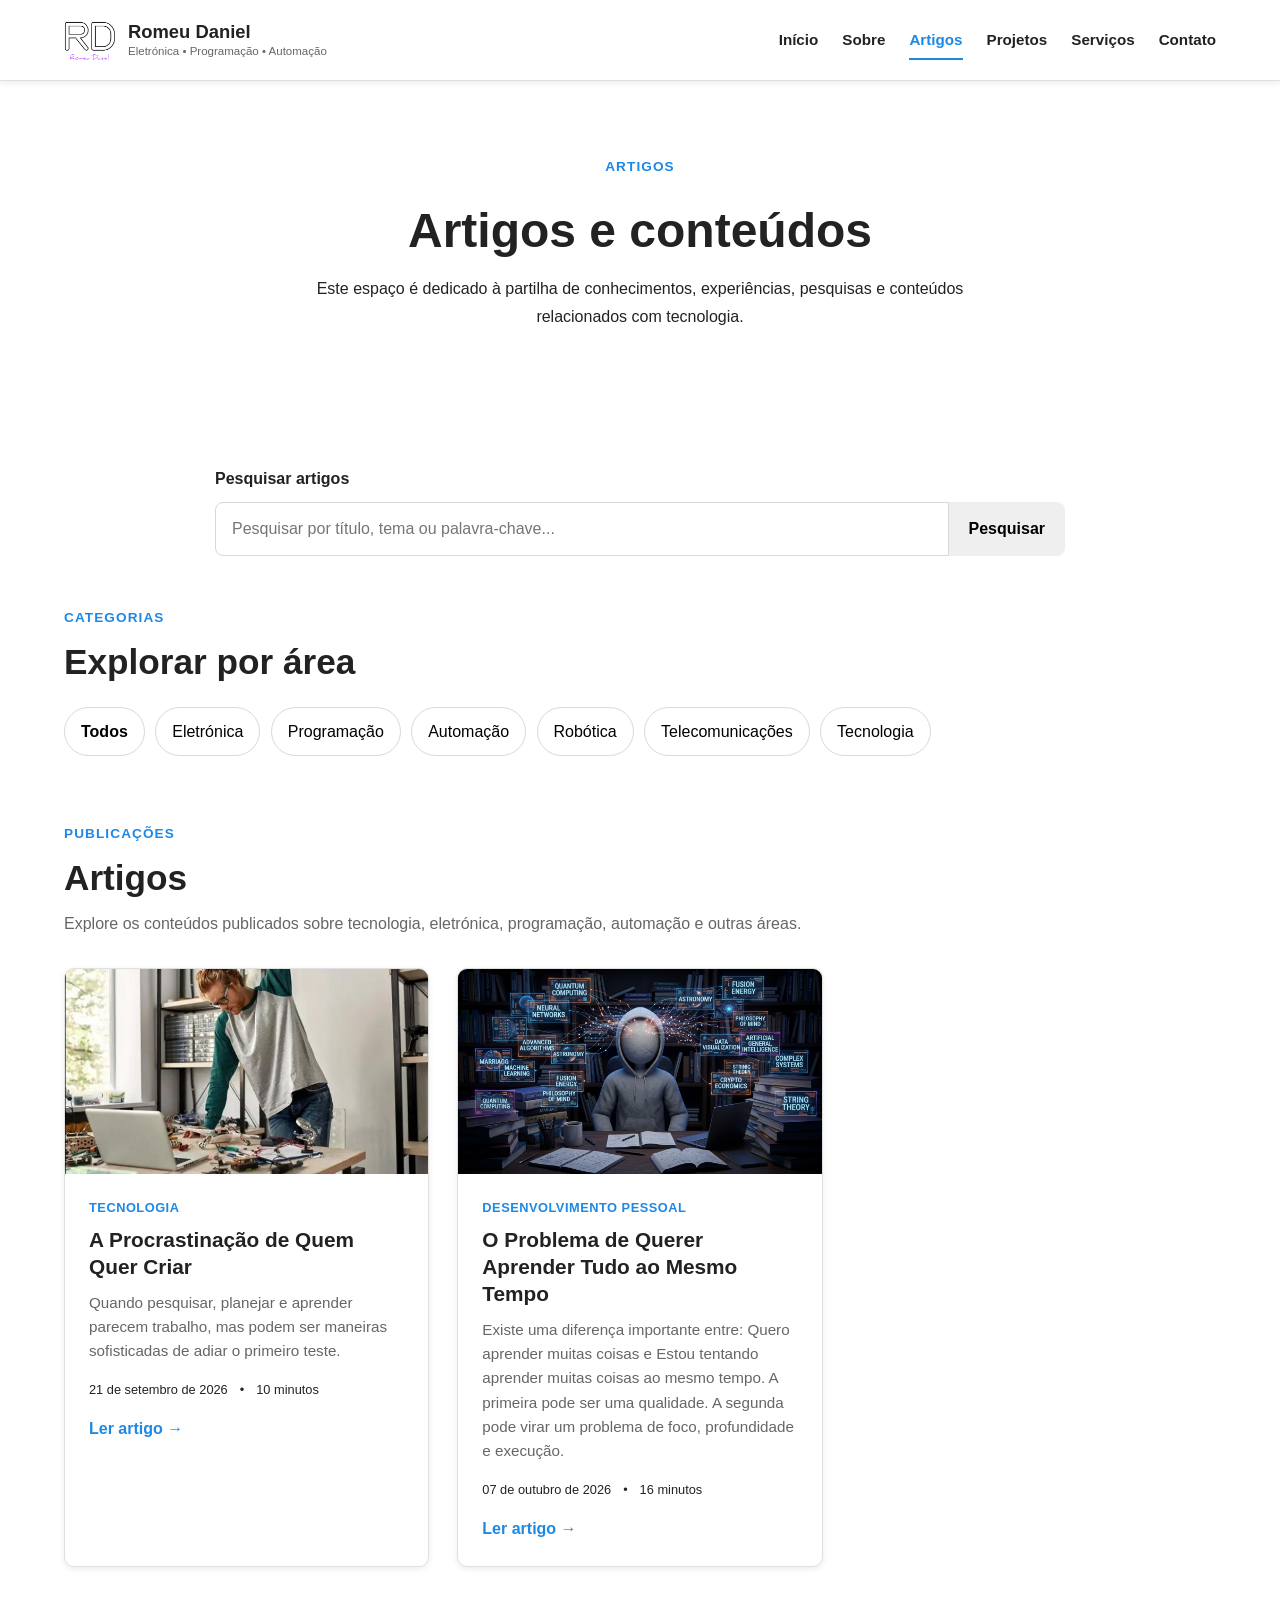
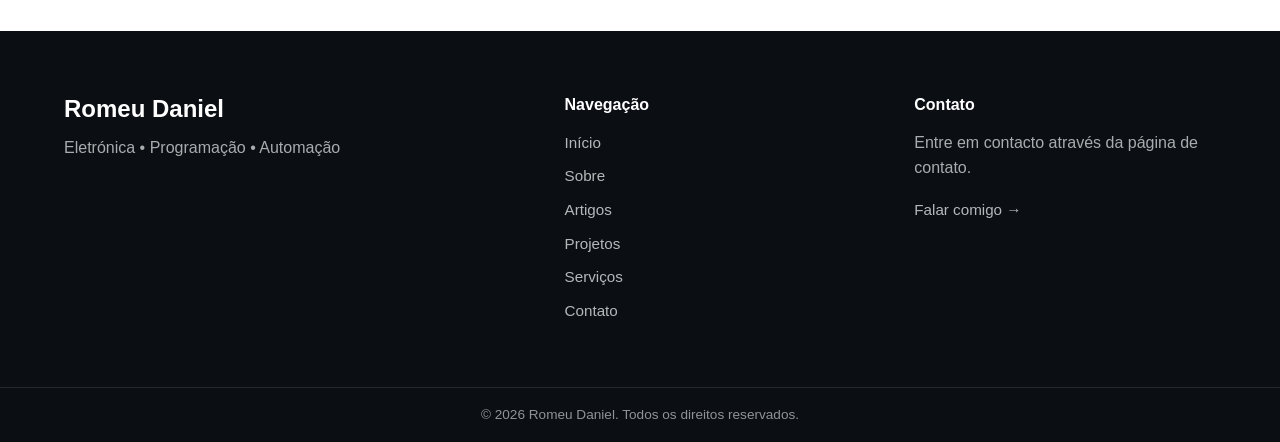
<file: pages/artigos.html>
<!DOCTYPE html>
<html lang="pt">
<head>

<script async src="https://pagead2.googlesyndication.com/pagead/js/adsbygoogle.js?client=ca-pub-4764280370536426"
     crossorigin="anonymous"></script>
    <!-- Google tag (gtag.js) -->
<script async src="https://www.googletagmanager.com/gtag/js?id=G-FLVMY49K29"></script>
<script>
  window.dataLayer = window.dataLayer || [];
  function gtag(){dataLayer.push(arguments);}
  gtag('js', new Date());

  gtag('config', 'G-FLVMY49K29');
</script>
    <meta charset="UTF-8">
    <meta http-equiv="Cache-Control" content="no-cache, no-store, must-revalidate">
<meta http-equiv="Pragma" content="no-cache">
<meta http-equiv="Expires" content="0">

    <meta
        name="viewport"
        content="width=device-width, initial-scale=1.0"
    >

    <meta
        name="description"
        content="Artigos e conteúdos sobre eletrónica, programação, automação, robótica, telecomunicações e tecnologia."
    >

    <meta
        name="author"
        content="Romeu Daniel"
    >

    <title>Artigos | Romeu Daniel</title>


    <!-- =====================================================
         CSS
    ====================================================== -->

    <link rel="stylesheet" href="../css/base.css">
    <link rel="stylesheet" href="../css/mobile.css">
    <link rel="stylesheet" href="../css/tablet.css">
    <link rel="stylesheet" href="../css/desktop.css">

</head>


<body>


    <!-- =====================================================
         CABEÇALHO
    ====================================================== -->

    <header class="site-header">

        <div class="container header-container">


            <!-- LOGOTIPO -->

            <a
                href="../index.html"
                class="logo-link"
                aria-label="Página inicial"
            >

                <div class="logo">

                    <img
                        src="../images/logo/logov2.webp"
                        alt="Logotipo Romeu Daniel"
                    >

                    <div class="logo-text">

                        <span class="logo-name">
                            Romeu Daniel
                        </span>

                        <span class="logo-subtitle">
                            Eletrónica • Programação • Automação
                        </span>

                    </div>

                </div>

            </a>


            <!-- =================================================
                 NAVEGAÇÃO
            ================================================== -->

            <nav
                class="main-navigation"
                aria-label="Navegação principal"
            >

                <ul>

                    <li>
                        <a href="../index.html">
                            Início
                        </a>
                    </li>

                    <li>
                        <a href="sobre.html">
                            Sobre
                        </a>
                    </li>

                    <li>
                        <a
                            href="artigos.html"
                            class="active"
                            aria-current="page"
                        >
                            Artigos
                        </a>
                    </li>

                    <li>
                        <a href="projetos.html">
                            Projetos
                        </a>
                    </li>

                    <li>
                        <a href="servicos.html">
                            Serviços
                        </a>
                    </li>

                    <li>
                        <a href="contato.html">
                            Contato
                        </a>
                    </li>

                </ul>

            </nav>


            <!-- =================================================
                 MENU MOBILE
            ================================================== -->

            <button
                class="menu-toggle"
                type="button"
                aria-label="Abrir menu"
                aria-expanded="false"
                aria-controls="main-navigation"
            >

                <span></span>
                <span></span>
                <span></span>

            </button>

        </div>

    </header>



    <!-- =====================================================
         CONTEÚDO PRINCIPAL
    ====================================================== -->

    <main>


        <!-- =================================================
             HERO DA PÁGINA
        ================================================== -->

        <section class="page-hero">

            <div class="container">

                <span class="section-label">
                    ARTIGOS
                </span>

                <h1>
                    Artigos e conteúdos
                </h1>

                <p>
                    Este espaço é dedicado à partilha de conhecimentos,
                    experiências, pesquisas e conteúdos relacionados
                    com tecnologia.
                </p>

            </div>

        </section>



        <!-- =================================================
             ÁREA DE ARTIGOS
        ================================================== -->

        <section class="articles-section">

            <div class="container">


                <!-- =================================================
                     PESQUISA
                ================================================== -->

                <div class="articles-search">

                    <label for="article-search">
                        Pesquisar artigos
                    </label>

                    <div class="search-box">

                        <input
                            type="search"
                            id="article-search"
                            name="article-search"
                            placeholder="Pesquisar por título, tema ou palavra-chave..."
                            autocomplete="off"
                            aria-label="Pesquisar artigos"
                        >

                        <button
                            type="button"
                            id="search-button"
                        >
                            Pesquisar
                        </button>

                    </div>

                </div>



                <!-- =================================================
                     CATEGORIAS
                ================================================== -->

                <div class="article-categories">

                    <div class="section-heading">

                        <span class="section-label">
                            CATEGORIAS
                        </span>

                        <h2>
                            Explorar por área
                        </h2>

                    </div>


                    <div
                        class="category-list"
                        role="group"
                        aria-label="Categorias de artigos"
                    >

                        <button
                            type="button"
                            class="category-button active"
                            data-category="todos"
                        >
                            Todos
                        </button>


                        <button
                            type="button"
                            class="category-button"
                            data-category="electronica"
                        >
                            Eletrónica
                        </button>


                        <button
                            type="button"
                            class="category-button"
                            data-category="programacao"
                        >
                            Programação
                        </button>


                        <button
                            type="button"
                            class="category-button"
                            data-category="automacao"
                        >
                            Automação
                        </button>


                        <button
                            type="button"
                            class="category-button"
                            data-category="robotica"
                        >
                            Robótica
                        </button>


                        <button
                            type="button"
                            class="category-button"
                            data-category="telecomunicacoes"
                        >
                            Telecomunicações
                        </button>


                        <button
                            type="button"
                            class="category-button"
                            data-category="tecnologia"
                        >
                            Tecnologia
                        </button>

                    </div>

                </div>



                <!-- =================================================
                     LISTA DE ARTIGOS
                ================================================== -->

                <div class="articles-list">

                    <div class="section-heading">

                        <span class="section-label">
                            PUBLICAÇÕES
                        </span>

                        <h2>
                            Artigos
                        </h2>

                        <p>
                            Explore os conteúdos publicados sobre
                            tecnologia, eletrónica, programação,
                            automação e outras áreas.
                        </p>

                    </div>


                    <!-- =================================================
                         CONTAINER DINÂMICO
                    ================================================== -->

                    <div
                        class="articles-grid"
                        id="articles-container"
                        aria-live="polite"
                    >

                        <!--
                            Os artigos serão carregados
                            automaticamente pelo artigos.js
                            através do arquivo artigos.json.
                        -->

                    </div>


                    <!-- =================================================
                         ESTADO SEM RESULTADOS
                    ================================================== -->

                    <div
                        class="articles-empty"
                        id="articles-empty"
                        hidden
                    >

                        <h3>
                            Nenhum artigo encontrado
                        </h3>

                        <p>
                            Tente pesquisar por outro termo ou
                            selecionar uma categoria diferente.
                        </p>

                    </div>


                    <!-- =================================================
                         ESTADO DE ERRO
                    ================================================== -->

                    <div
                        class="articles-error"
                        id="articles-error"
                        hidden
                    >

                        <h3>
                            Não foi possível carregar os artigos.
                        </h3>

                        <p>
                            Verifique o arquivo artigos.json
                            e tente novamente.
                        </p>

                    </div>

                </div>

            </div>

        </section>

    </main>



    <!-- =====================================================
         RODAPÉ
    ====================================================== -->

    <footer class="site-footer">

        <div class="container footer-container">


            <!-- =================================================
                 MARCA
            ================================================== -->

            <div class="footer-brand">

                <h2>
                    Romeu Daniel
                </h2>

                <p>
                    Eletrónica • Programação • Automação
                </p>

            </div>


            <!-- =================================================
                 NAVEGAÇÃO DO RODAPÉ
            ================================================== -->

            <div class="footer-navigation">

                <h3>
                    Navegação
                </h3>

                <ul>

                    <li>
                        <a href="../index.html">
                            Início
                        </a>
                    </li>

                    <li>
                        <a href="sobre.html">
                            Sobre
                        </a>
                    </li>

                    <li>
                        <a
                            href="artigos.html"
                            class="active"
                            aria-current="page"
                        >
                            Artigos
                        </a>
                    </li>

                    <li>
                        <a href="projetos.html">
                            Projetos
                        </a>
                    </li>

                    <li>
                        <a href="servicos.html">
                            Serviços
                        </a>
                    </li>

                    <li>
                        <a href="contato.html">
                            Contato
                        </a>
                    </li>

                </ul>

            </div>


            <!-- =================================================
                 CONTATO
            ================================================== -->

            <div class="footer-contact">

                <h3>
                    Contato
                </h3>

                <p>
                    Entre em contacto através da página de contato.
                </p>

                <a href="contato.html">
                    Falar comigo →
                </a>

            </div>

        </div>


        <!-- =================================================
             COPYRIGHT
        ================================================== -->

        <div class="footer-bottom">

            <div class="container">

                <p>
                    ©
                    <span data-current-year></span>
                    Romeu Daniel.
                    Todos os direitos reservados.
                </p>

            </div>

        </div>

    </footer>



    <!-- =====================================================
         JAVASCRIPT
    ====================================================== -->

    <!-- Funções gerais do site -->
    <script src="../js/main.js"></script>

    <!-- Sistema de artigos -->
    <script src="../js/artigos.js"></script>


</body>
</html>
</file>
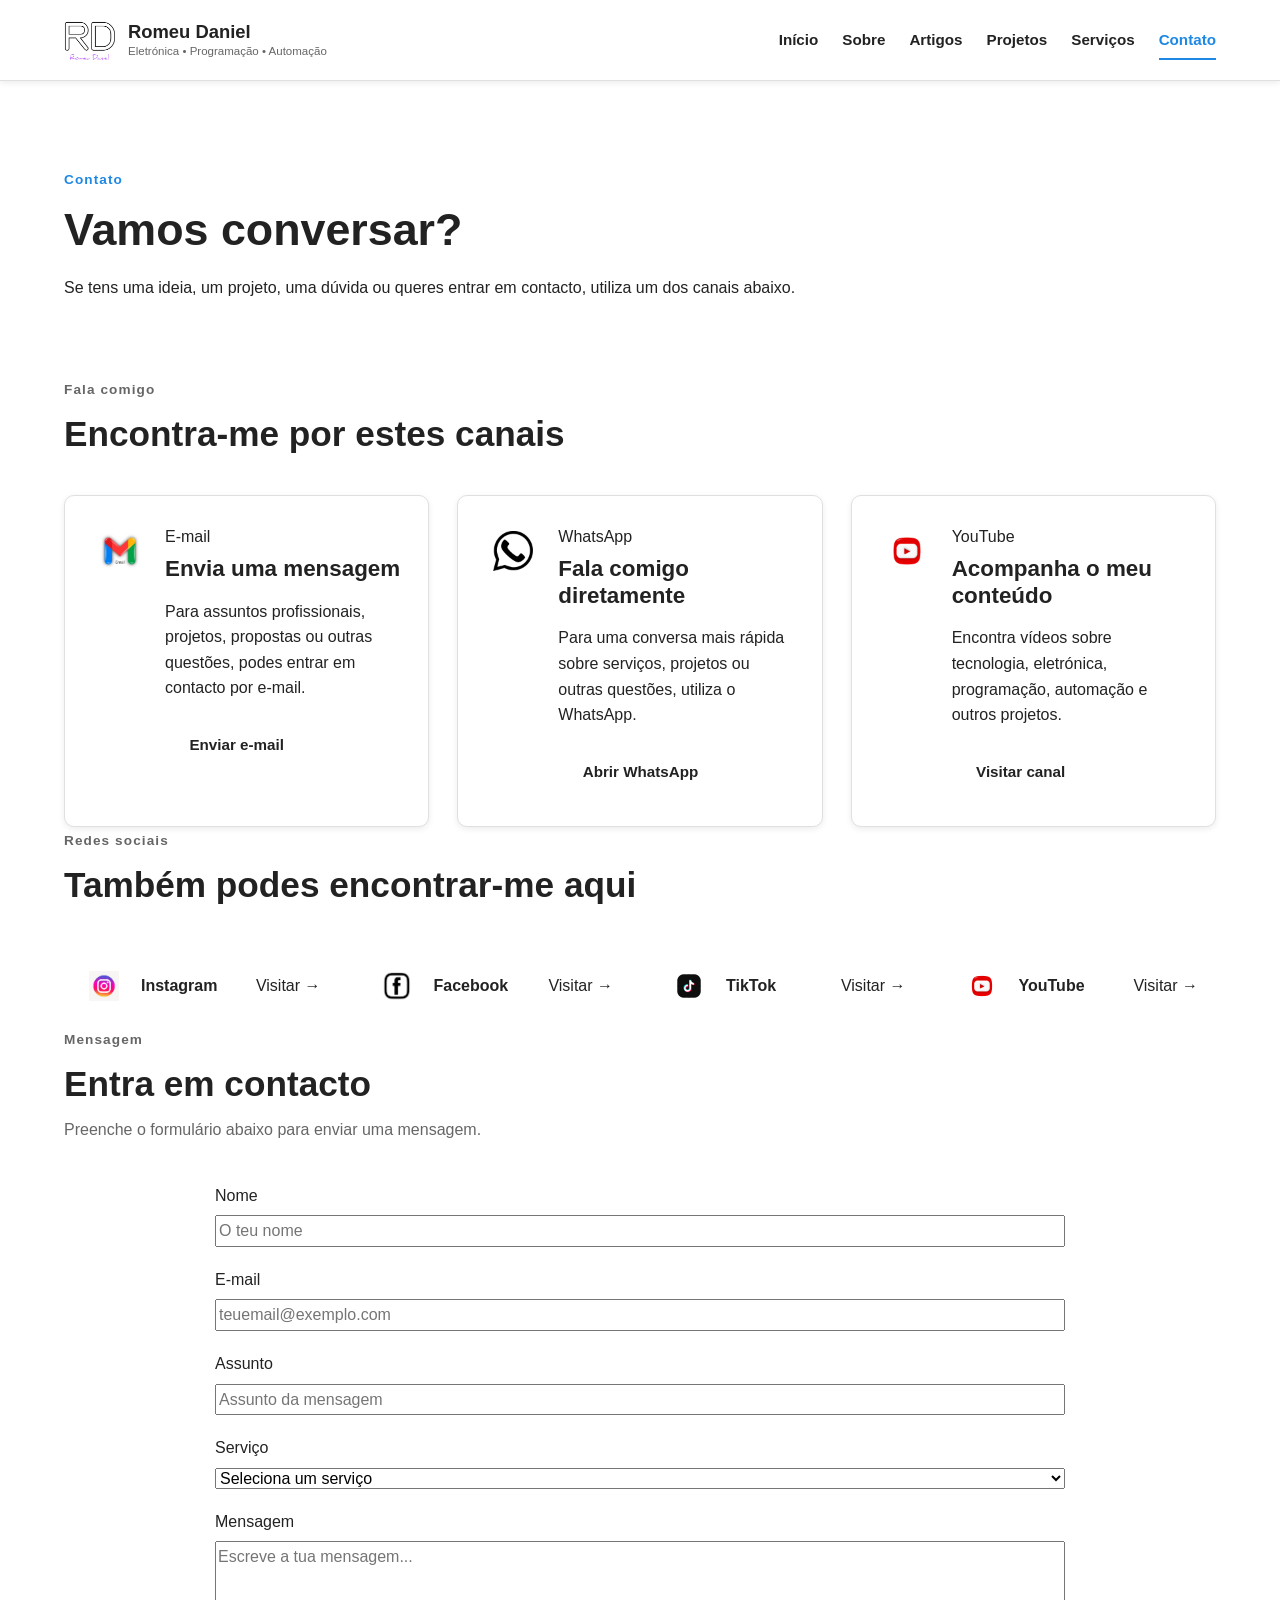
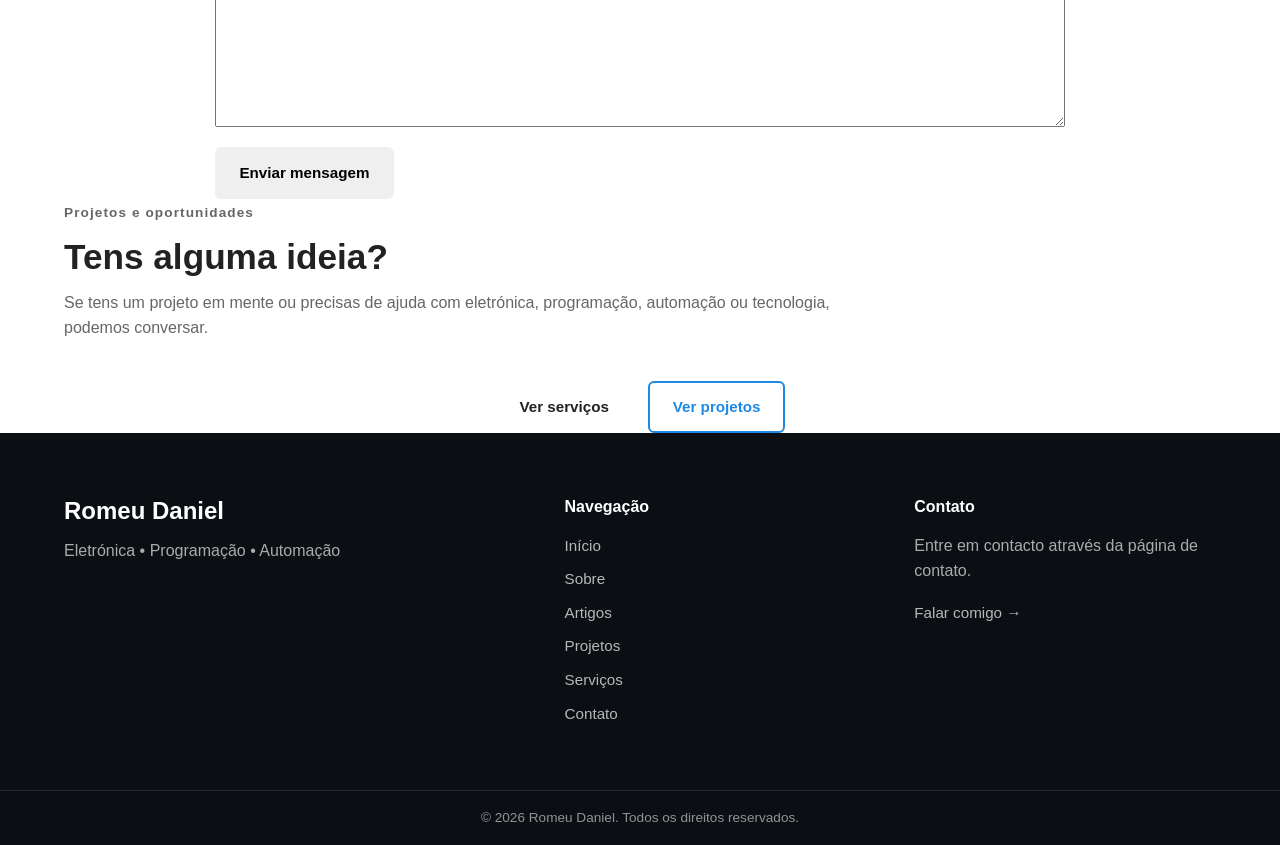
<file: pages/contato.html>
<!DOCTYPE html>
<html lang="pt">
<head>

<script async src="https://pagead2.googlesyndication.com/pagead/js/adsbygoogle.js?client=ca-pub-4764280370536426"
     crossorigin="anonymous"></script>
  <!-- Google tag (gtag.js) -->
<script async src="https://www.googletagmanager.com/gtag/js?id=G-FLVMY49K29"></script>
<script>
  window.dataLayer = window.dataLayer || [];
  function gtag(){dataLayer.push(arguments);}
  gtag('js', new Date());

  gtag('config', 'G-FLVMY49K29');
</script>
  
  <meta charset="UTF-8">
  <meta http-equiv="Cache-Control" content="no-cache, no-store, must-revalidate">
<meta http-equiv="Pragma" content="no-cache">
<meta http-equiv="Expires" content="0">
  <meta name="viewport" content="width=device-width, initial-scale=1.0">

  <title>Contato | Romeu Daniel</title>
  <meta name="description" content="Entre em contacto com Romeu Daniel para projetos, serviços, parcerias e outras oportunidades.">

  <link rel="stylesheet" href="../css/base.css">
  <link rel="stylesheet" href="../css/mobile.css">
  <link rel="stylesheet" href="../css/tablet.css">
  <link rel="stylesheet" href="../css/desktop.css">
</head>

<body>

  <header class="site-header">
    <div class="container header-container">

      <a href="../index.html" class="logo-link" aria-label="Página inicial">
        <div class="logo">
          <img src="../images/logo/logov2.webp" alt="Logotipo Romeu Daniel">

          <div class="logo-text">
            <span class="logo-name">Romeu Daniel</span>
            <span class="logo-subtitle">Eletrónica • Programação • Automação</span>
          </div>
        </div>
      </a>

      <nav class="main-navigation" aria-label="Navegação principal">
        <ul>
          <li><a href="../index.html">Início</a></li>
          <li><a href="sobre.html">Sobre</a></li>
          <li><a href="artigos.html">Artigos</a></li>
          <li><a href="projetos.html">Projetos</a></li>
          <li><a href="servicos.html">Serviços</a></li>
          <li><a href="contato.html">Contato</a></li>
        </ul>
      </nav>

      <button
        class="menu-toggle"
        type="button"
        aria-label="Abrir menu"
        aria-expanded="false"
      >
        <span></span>
        <span></span>
        <span></span>
      </button>

    </div>
  </header>


  <main>

    <!-- HERO -->
    <section class="contact-hero">
      <div class="container">

        <p class="section-label">Contato</p>

        <h1>Vamos conversar?</h1>

        <p>
          Se tens uma ideia, um projeto, uma dúvida ou queres entrar em contacto,
          utiliza um dos canais abaixo.
        </p>

      </div>
    </section>


    <!-- FORMAS DE CONTATO -->
    <section class="contact-section">
      <div class="container">

        <div class="section-heading">
          <p class="section-label">Fala comigo</p>
          <h2>Encontra-me por estes canais</h2>
        </div>


        <div class="contact-methods">

          <!-- EMAIL -->
          <article class="content-card contact-card">

            <div class="contact-card-icon">
              <img
                src="../images/icons/gmail.webp"
                alt=""
                loading="lazy"
              >
            </div>

            <div class="contact-card-content">

              <span class="contact-card-label">E-mail</span>

              <h3>Envia uma mensagem</h3>

              <p>
                Para assuntos profissionais, projetos, propostas ou outras
                questões, podes entrar em contacto por e-mail.
              </p>

              <a
                href="mailto:romeu.m.c.daniel@gmail.com"
                class="button"
              >
                Enviar e-mail
              </a>

            </div>

          </article>


          <!-- WHATSAPP -->
          <article class="content-card contact-card">

            <div class="contact-card-icon">
              <img
                src="../images/icons/whatsapp.webp"
                alt=""
                loading="lazy"
              >
            </div>

            <div class="contact-card-content">

              <span class="contact-card-label">WhatsApp</span>

              <h3>Fala comigo diretamente</h3>

              <p>
                Para uma conversa mais rápida sobre serviços, projetos
                ou outras questões, utiliza o WhatsApp.
              </p>

              <a
                href="https://wa.me/message/VCDIFAWZHDBRO1"
                class="button"
              >
                Abrir WhatsApp
              </a>

            </div>

          </article>


          <!-- YOUTUBE -->
          <article class="content-card contact-card">

            <div class="contact-card-icon">
              <img
                src="../images/icons/youtube.webp"
                alt=""
                loading="lazy"
              >
            </div>

            <div class="contact-card-content">

              <span class="contact-card-label">YouTube</span>

              <h3>Acompanha o meu conteúdo</h3>

              <p>
                Encontra vídeos sobre tecnologia, eletrónica,
                programação, automação e outros projetos.
              </p>

              <a
                href="https://youtube.com/@myfavoriteis"
                class="button"
              >
                Visitar canal
              </a>

            </div>

          </article>

        </div>

      </div>
    </section>


    <!-- REDES SOCIAIS -->
    <section class="social-section">
      <div class="container">

        <div class="section-heading">
          <p class="section-label">Redes sociais</p>
          <h2>Também podes encontrar-me aqui</h2>
        </div>


        <div class="social-links">

          <!-- INSTAGRAM -->
          <a
            href="https://www.instagram.com/rovis.agr"
            class="social-link"
            aria-label="Instagram"
          >
            <span class="social-icon">
              <img
                src="../images/icons/instagram.webp"
                alt=""
                loading="lazy"
              >
            </span>

            <span class="social-name">Instagram</span>
            <span class="social-action">Visitar →</span>
          </a>


          <!-- FACEBOOK -->
          <a
            href="https://www.facebook.com/RovisAGR"
            class="social-link"
            aria-label="Facebook"
          >
            <span class="social-icon">
              <img
                src="../images/icons/facebook.webp"
                alt=""
                loading="lazy"
              >
            </span>

            <span class="social-name">Facebook</span>
            <span class="social-action">Visitar →</span>
          </a>


          <!-- TIKTOK -->
          <a
            href="#"
            class="social-link"
            aria-label="TikTok"
          >
            <span class="social-icon">
              <img
                src="../images/icons/tiktok.webp"
                alt=""
                loading="lazy"
              >
            </span>

            <span class="social-name">TikTok</span>
            <span class="social-action">Visitar →</span>
          </a>


          <!-- YOUTUBE -->
          <a
            href="https://youtube.com/@myfavoriteis"
            class="social-link"
            aria-label="YouTube"
          >
            <span class="social-icon">
              <img
                src="../images/icons/youtube.webp"
                alt=""
                loading="lazy"
              >
            </span>

            <span class="social-name">YouTube</span>
            <span class="social-action">Visitar →</span>
          </a>

        </div>

      </div>
    </section>


    <!-- FORMULÁRIO -->
    <section class="contact-form-section">
      <div class="container">

        <div class="section-heading">
          <p class="section-label">Mensagem</p>
          <h2>Entra em contacto</h2>

          <p>
            Preenche o formulário abaixo para enviar uma mensagem.
          </p>
        </div>


        <div class="contact-form-wrapper">

          <form class="contact-form">

            <div class="form-group">
              <label for="name">Nome</label>
              <input
                type="text"
                id="name"
                name="name"
                placeholder="O teu nome"
                required
              >
            </div>


            <div class="form-group">
              <label for="email">E-mail</label>
              <input
                type="email"
                id="email"
                name="email"
                placeholder="teuemail@exemplo.com"
                required
              >
            </div>


            <div class="form-group">
              <label for="subject">Assunto</label>
              <input
                type="text"
                id="subject"
                name="subject"
                placeholder="Assunto da mensagem"
                required
              >
            </div>


            <div class="form-group">
              <label for="service">Serviço</label>

              <select id="service" name="service">
                <option value="">Seleciona um serviço</option>
                <option value="electronica">Eletrónica</option>
                <option value="programacao">Programação</option>
                <option value="automacao">Automação</option>
                <option value="informatica">Informática</option>
                <option value="design">Design</option>
                <option value="digital">Serviços Digitais</option>
                <option value="outro">Outro</option>
              </select>

            </div>


            <div class="form-group">
              <label for="message">Mensagem</label>

              <textarea
                id="message"
                name="message"
                rows="7"
                placeholder="Escreve a tua mensagem..."
                required
              ></textarea>

            </div>


            <div class="form-actions">
              <button
                type="submit"
                class="button"
              >
                Enviar mensagem
              </button>
            </div>

          </form>

        </div>

      </div>
    </section>


    <!-- CTA -->
    <section class="contact-cta">
      <div class="container">

        <div class="section-heading">

          <p class="section-label">Projetos e oportunidades</p>

          <h2>Tens alguma ideia?</h2>

          <p>
            Se tens um projeto em mente ou precisas de ajuda com
            eletrónica, programação, automação ou tecnologia,
            podemos conversar.
          </p>

        </div>


        <div class="contact-cta-buttons">

          <a
            href="servicos.html"
            class="button"
          >
            Ver serviços
          </a>

          <a
            href="projetos.html"
            class="button button-secondary"
          >
            Ver projetos
          </a>

        </div>

      </div>
    </section>

  </main>


  <footer class="site-footer">

    <div class="container footer-container">

      <div class="footer-brand">
        <h2>Romeu Daniel</h2>
        <p>Eletrónica • Programação • Automação</p>
      </div>


      <div class="footer-navigation">

        <h3>Navegação</h3>

        <ul>
          <li><a href="../index.html">Início</a></li>
          <li><a href="sobre.html">Sobre</a></li>
          <li><a href="artigos.html">Artigos</a></li>
          <li><a href="projetos.html">Projetos</a></li>
          <li><a href="servicos.html">Serviços</a></li>
          <li><a href="contato.html">Contato</a></li>
        </ul>

      </div>


      <div class="footer-contact">

        <h3>Contato</h3>

        <p>
          Entre em contacto através da página de contato.
        </p>

        <a href="contato.html">
          Falar comigo →
        </a>

      </div>

    </div>


    <div class="footer-bottom">

      <div class="container">

        <p>
          © <span data-current-year></span>
          Romeu Daniel. Todos os direitos reservados.
        </p>

      </div>

    </div>

  </footer>


  <script src="../js/main.js"></script>

</body>
</html>
</file>
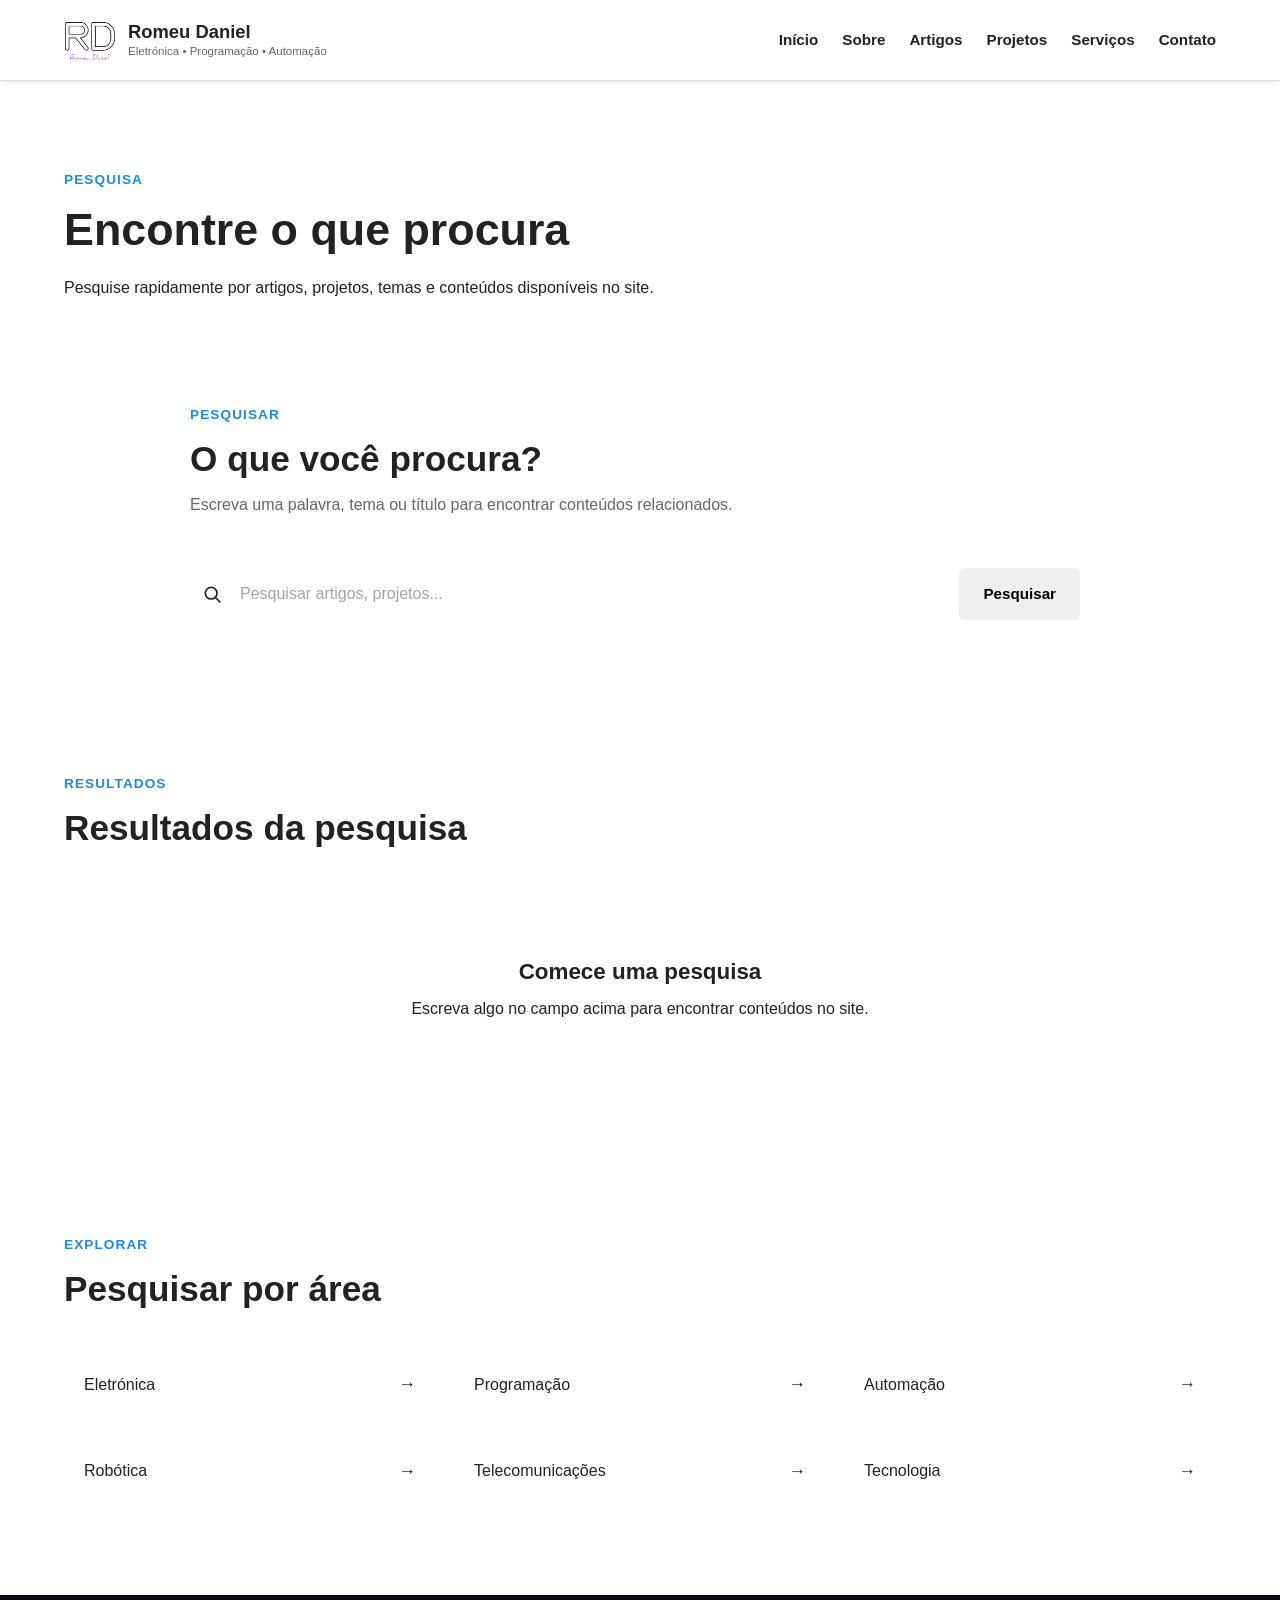
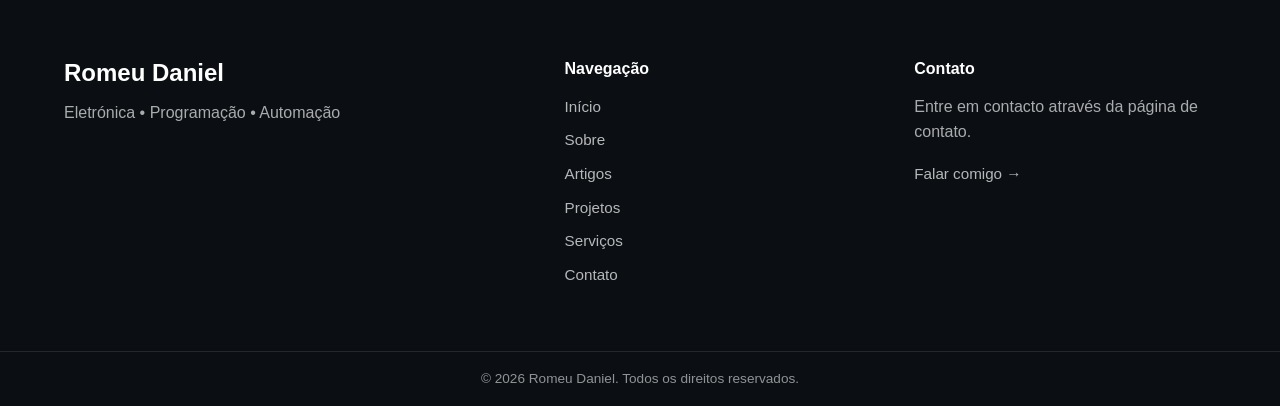
<file: pages/pesquisa.html>
<!DOCTYPE html>
<html lang="pt">
<head>

<script async src="https://pagead2.googlesyndication.com/pagead/js/adsbygoogle.js?client=ca-pub-4764280370536426"
     crossorigin="anonymous"></script>
    <!-- Google tag (gtag.js) -->
<script async src="https://www.googletagmanager.com/gtag/js?id=G-FLVMY49K29"></script>
<script>
  window.dataLayer = window.dataLayer || [];
  function gtag(){dataLayer.push(arguments);}
  gtag('js', new Date());

  gtag('config', 'G-FLVMY49K29');
</script>
    
    <meta charset="UTF-8">
    <meta http-equiv="Cache-Control" content="no-cache, no-store, must-revalidate">
<meta http-equiv="Pragma" content="no-cache">
<meta http-equiv="Expires" content="0">

    <meta
        name="viewport"
        content="width=device-width, initial-scale=1.0"
    >

    <meta
        name="description"
        content="Pesquise artigos, projetos e conteúdos sobre eletrónica, programação, automação, robótica e tecnologia."
    >

    <meta
        name="author"
        content="Romeu Daniel"
    >

    <title>Pesquisa | Romeu Daniel</title>


    <!-- =====================================================
         CSS
    ====================================================== -->

    <link rel="stylesheet" href="../css/base.css">
    <link rel="stylesheet" href="../css/mobile.css">
    <link rel="stylesheet" href="../css/tablet.css">
    <link rel="stylesheet" href="../css/desktop.css">

</head>


<body>


    <!-- =====================================================
         CABEÇALHO
    ====================================================== -->

    <header class="site-header">

        <div class="container header-container">


            <!-- LOGOTIPO -->

            <a
                href="../index.html"
                class="logo-link"
                aria-label="Página inicial"
            >

                <div class="logo">

                    <img
                        src="../images/logo/logov2.webp"
                        alt="Logotipo Romeu Daniel"
                    >

                    <div class="logo-text">

                        <span class="logo-name">
                            Romeu Daniel
                        </span>

                        <span class="logo-subtitle">
                            Eletrónica • Programação • Automação
                        </span>

                    </div>

                </div>

            </a>


            <!-- NAVEGAÇÃO -->

            <nav
                class="main-navigation"
                aria-label="Navegação principal"
            >

                <ul>

                    <li>
                        <a href="../index.html">
                            Início
                        </a>
                    </li>

                    <li>
                        <a href="sobre.html">
                            Sobre
                        </a>
                    </li>

                    <li>
                        <a href="artigos.html">
                            Artigos
                        </a>
                    </li>

                    <li>
                        <a href="projetos.html">
                            Projetos
                        </a>
                    </li>

                    <li>
                        <a href="servicos.html">
                            Serviços
                        </a>
                    </li>

                    <li>
                        <a href="contato.html">
                            Contato
                        </a>
                    </li>

                </ul>

            </nav>


            <!-- MENU MOBILE -->

            <button
                class="menu-toggle"
                type="button"
                aria-label="Abrir menu"
                aria-expanded="false"
            >

                <span></span>
                <span></span>
                <span></span>

            </button>

        </div>

    </header>



    <!-- =====================================================
         CONTEÚDO PRINCIPAL
    ====================================================== -->

    <main>


        <!-- =================================================
             HERO DA PESQUISA
        ================================================== -->

        <section class="search-hero">

            <div class="container">

                <span class="section-label">
                    PESQUISA
                </span>

                <h1>
                    Encontre o que procura
                </h1>

                <p>
                    Pesquise rapidamente por artigos, projetos,
                    temas e conteúdos disponíveis no site.
                </p>

            </div>

        </section>



        <!-- =================================================
             ÁREA DE PESQUISA
        ================================================== -->

        <section class="search-section">

            <div class="container">


                <div class="search-wrapper">


                    <div class="section-heading">

                        <span class="section-label">
                            PESQUISAR
                        </span>

                        <h2>
                            O que você procura?
                        </h2>

                        <p>
                            Escreva uma palavra, tema ou título
                            para encontrar conteúdos relacionados.
                        </p>

                    </div>


                    <!-- FORMULÁRIO DE PESQUISA -->

                    <form
                        class="site-search-form"
                        id="site-search-form"
                    >

                        <label
                            for="site-search-input"
                            class="visually-hidden"
                        >
                            Pesquisar no site
                        </label>


                        <div class="site-search-box">


                            <!-- ÍCONE DE PESQUISA -->

                            <span
                                class="search-icon"
                                aria-hidden="true"
                            >

                                <svg
                                    viewBox="0 0 24 24"
                                    aria-hidden="true"
                                >

                                    <circle
                                        cx="11"
                                        cy="11"
                                        r="7"
                                    ></circle>

                                    <line
                                        x1="16.5"
                                        y1="16.5"
                                        x2="22"
                                        y2="22"
                                    ></line>

                                </svg>

                            </span>


                            <!-- CAMPO -->

                            <input
                                type="search"
                                id="site-search-input"
                                name="q"
                                placeholder="Pesquisar artigos, projetos..."
                                autocomplete="off"
                            >


                            <!-- BOTÃO -->

                            <button
                                type="submit"
                                class="button search-button"
                            >
                                Pesquisar
                            </button>

                        </div>

                    </form>


                </div>

            </div>

        </section>



        <!-- =================================================
             RESULTADOS
        ================================================== -->

        <section
            class="search-results-section"
            id="search-results-section"
        >

            <div class="container">


                <div class="section-heading">

                    <span class="section-label">
                        RESULTADOS
                    </span>

                    <h2>
                        Resultados da pesquisa
                    </h2>

                </div>


                <!--
                    Inicialmente esta área fica vazia.

                    Futuramente o JavaScript poderá inserir aqui:

                    - Artigos encontrados
                    - Projetos encontrados
                    - Categorias
                    - Títulos
                    - Resumos
                    - Links para conteúdo
                -->


                <div
                    class="search-results"
                    id="search-results"
                >

                    <div class="search-empty">

                        <h3>
                            Comece uma pesquisa
                        </h3>

                        <p>
                            Escreva algo no campo acima para
                            encontrar conteúdos no site.
                        </p>

                    </div>

                </div>


            </div>

        </section>



        <!-- =================================================
             CATEGORIAS DE PESQUISA
        ================================================== -->

        <section class="search-categories">

            <div class="container">


                <div class="section-heading">

                    <span class="section-label">
                        EXPLORAR
                    </span>

                    <h2>
                        Pesquisar por área
                    </h2>

                </div>


                <div class="search-category-list">

                    <a
                        href="artigos.html"
                        class="search-category"
                    >
                        <span>
                            Eletrónica
                        </span>

                        <span>
                            →
                        </span>
                    </a>


                    <a
                        href="artigos.html"
                        class="search-category"
                    >
                        <span>
                            Programação
                        </span>

                        <span>
                            →
                        </span>
                    </a>


                    <a
                        href="artigos.html"
                        class="search-category"
                    >
                        <span>
                            Automação
                        </span>

                        <span>
                            →
                        </span>
                    </a>


                    <a
                        href="artigos.html"
                        class="search-category"
                    >
                        <span>
                            Robótica
                        </span>

                        <span>
                            →
                        </span>
                    </a>


                    <a
                        href="artigos.html"
                        class="search-category"
                    >
                        <span>
                            Telecomunicações
                        </span>

                        <span>
                            →
                        </span>
                    </a>


                    <a
                        href="artigos.html"
                        class="search-category"
                    >
                        <span>
                            Tecnologia
                        </span>

                        <span>
                            →
                        </span>
                    </a>

                </div>


            </div>

        </section>

    </main>



    <!-- =====================================================
         RODAPÉ
    ====================================================== -->

    <footer class="site-footer">

        <div class="container footer-container">


            <div class="footer-brand">

                <h2>
                    Romeu Daniel
                </h2>

                <p>
                    Eletrónica • Programação • Automação
                </p>

            </div>


            <div class="footer-navigation">

                <h3>
                    Navegação
                </h3>

                <ul>

                    <li>
                        <a href="../index.html">
                            Início
                        </a>
                    </li>

                    <li>
                        <a href="sobre.html">
                            Sobre
                        </a>
                    </li>

                    <li>
                        <a href="artigos.html">
                            Artigos
                        </a>
                    </li>

                    <li>
                        <a href="projetos.html">
                            Projetos
                        </a>
                    </li>

                    <li>
                        <a href="servicos.html">
                            Serviços
                        </a>
                    </li>

                    <li>
                        <a href="contato.html">
                            Contato
                        </a>
                    </li>

                </ul>

            </div>


            <div class="footer-contact">

                <h3>
                    Contato
                </h3>

                <p>
                    Entre em contacto através da página de contato.
                </p>

                <a href="contato.html">
                    Falar comigo →
                </a>

            </div>

        </div>


        <div class="footer-bottom">

            <div class="container">

                <p>
                    © <span data-current-year></span>
                    Romeu Daniel. Todos os direitos reservados.
                </p>

            </div>

        </div>

    </footer>



    <!-- =====================================================
         JAVASCRIPT
    ====================================================== -->

    <script src="../js/main.js"></script>

</body>
</html>
</file>
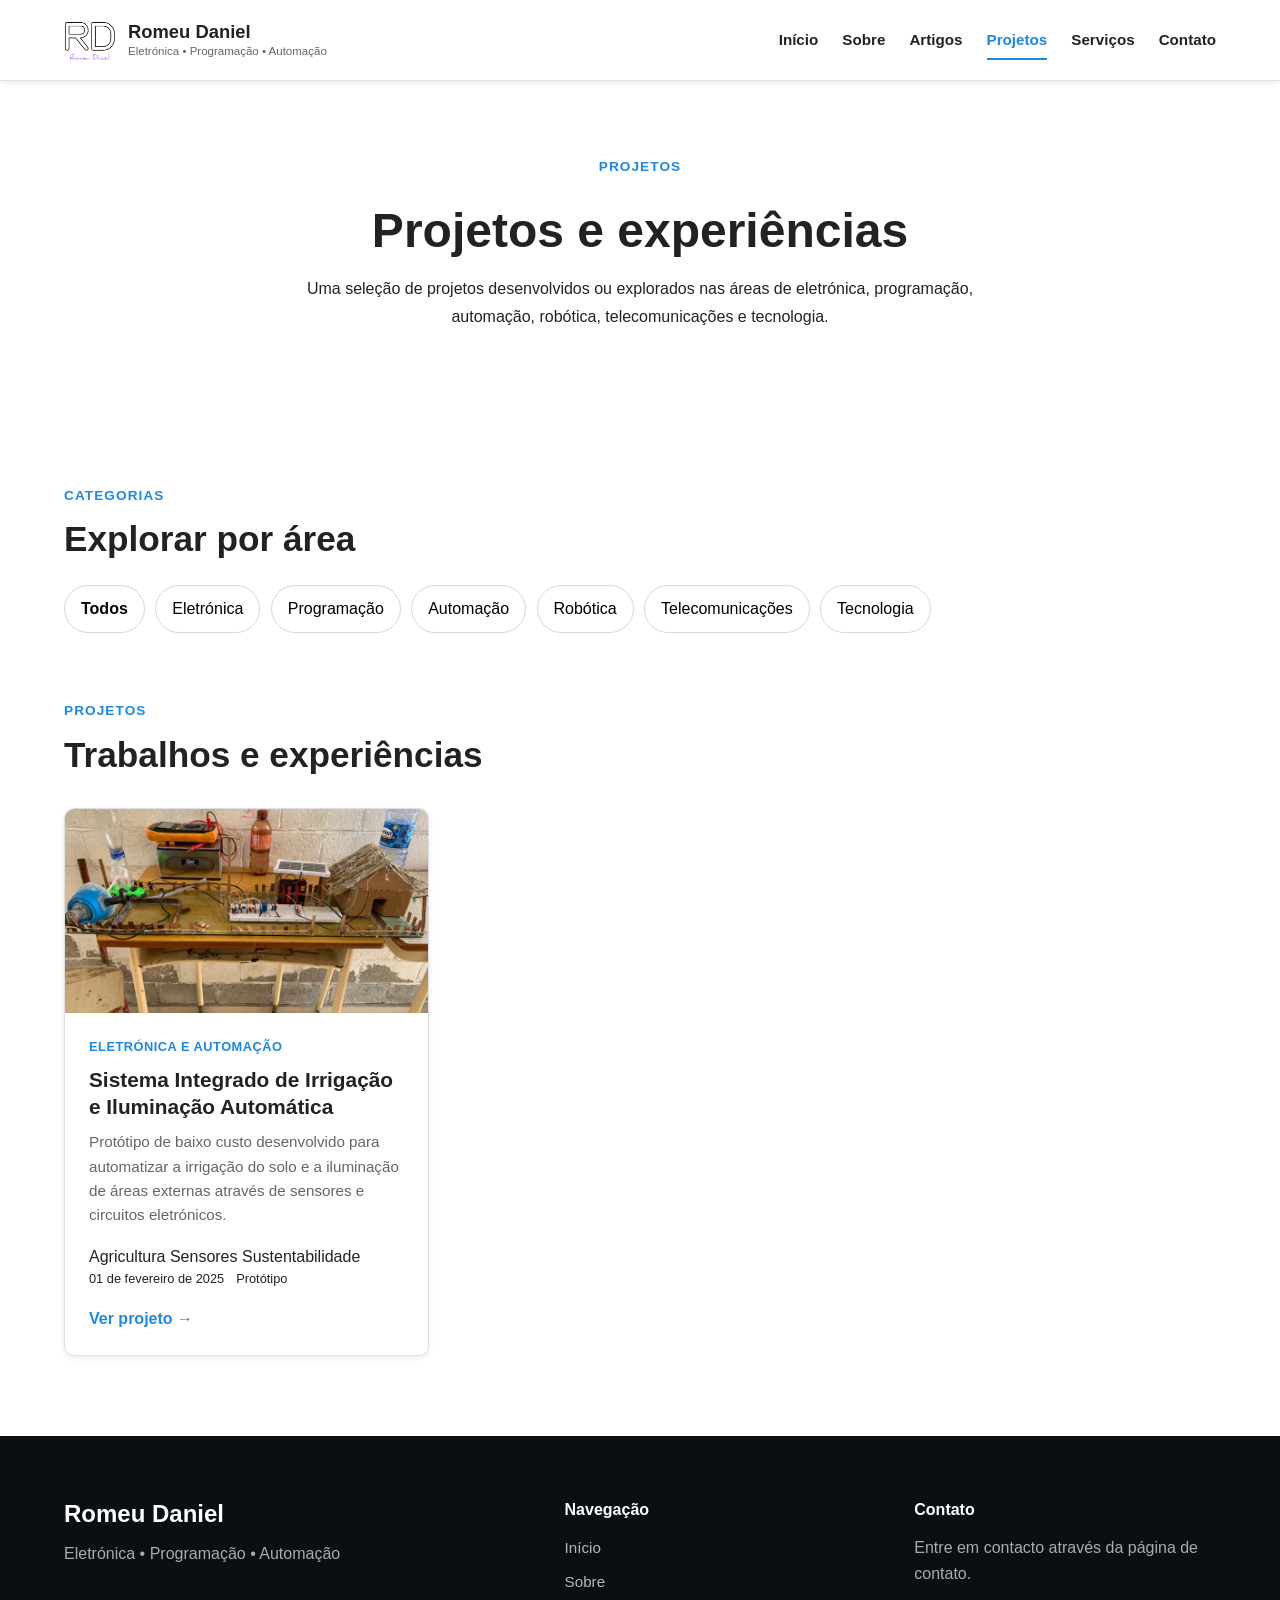
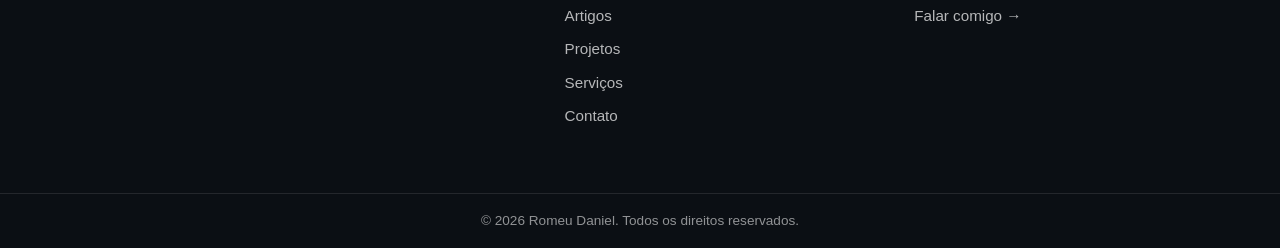
<file: pages/projetos.html>
<!DOCTYPE html><html lang="pt">
<head>

<script async src="https://pagead2.googlesyndication.com/pagead/js/adsbygoogle.js?client=ca-pub-4764280370536426"
     crossorigin="anonymous"></script>
    <!-- Google tag (gtag.js) -->
<script async src="https://www.googletagmanager.com/gtag/js?id=G-FLVMY49K29"></script>
<script>
  window.dataLayer = window.dataLayer || [];
  function gtag(){dataLayer.push(arguments);}
  gtag('js', new Date());

  gtag('config', 'G-FLVMY49K29');
</script>
    <meta charset="UTF-8">

<!-- Instruções de cache -->
<meta http-equiv="Cache-Control" content="no-cache, no-store, must-revalidate">
<meta http-equiv="Pragma" content="no-cache">
<meta http-equiv="Expires" content="0">

<meta name="viewport" content="width=device-width, initial-scale=1.0">

<meta
    name="description"
    content="Projetos e experiências de Romeu Daniel nas áreas de eletrónica, programação, automação, robótica, telecomunicações e tecnologia."
>

<meta name="author" content="Romeu Daniel">

<title>Projetos | Romeu Daniel</title>


<!-- =====================================================
     CSS
====================================================== -->

<link rel="stylesheet" href="../css/base.css">
<link rel="stylesheet" href="../css/mobile.css">
<link rel="stylesheet" href="../css/tablet.css">
<link rel="stylesheet" href="../css/desktop.css">

</head><body><!-- =====================================================
     CABEÇALHO
====================================================== -->

<header class="site-header">

    <div class="container header-container">


        <!-- LOGOTIPO -->

        <a
            href="../index.html"
            class="logo-link"
            aria-label="Página inicial"
        >

            <div class="logo">

                <img
                    src="../images/logo/logov2.webp"
                    alt="Logotipo Romeu Daniel"
                >

                <div class="logo-text">

                    <span class="logo-name">
                        Romeu Daniel
                    </span>

                    <span class="logo-subtitle">
                        Eletrónica • Programação • Automação
                    </span>

                </div>

            </div>

        </a>


        <!-- NAVEGAÇÃO -->

        <nav
            class="main-navigation"
            aria-label="Navegação principal"
        >

            <ul>

                <li>
                    <a href="../index.html">
                        Início
                    </a>
                </li>

                <li>
                    <a href="sobre.html">
                        Sobre
                    </a>
                </li>

                <li>
                    <a href="artigos.html">
                        Artigos
                    </a>
                </li>

                <li>
                    <a
                        href="projetos.html"
                        class="active"
                    >
                        Projetos
                    </a>
                </li>

                <li>
                    <a href="servicos.html">
                        Serviços
                    </a>
                </li>

                <li>
                    <a href="contato.html">
                        Contato
                    </a>
                </li>

            </ul>

        </nav>


        <!-- MENU MOBILE -->

        <button
            class="menu-toggle"
            type="button"
            aria-label="Abrir menu"
            aria-expanded="false"
        >

            <span></span>
            <span></span>
            <span></span>

        </button>

    </div>

</header>



<!-- =====================================================
     CONTEÚDO PRINCIPAL
====================================================== -->

<main>


    <!-- =================================================
         TÍTULO E INTRODUÇÃO
    ================================================== -->

    <section class="page-hero">

        <div class="container">

            <span class="section-label">
                PROJETOS
            </span>

            <h1>
                Projetos e experiências
            </h1>

            <p>
                Uma seleção de projetos desenvolvidos ou explorados
                nas áreas de eletrónica, programação, automação,
                robótica, telecomunicações e tecnologia.
            </p>

        </div>

    </section>



    <!-- =================================================
         CATEGORIAS E PROJETOS
    ================================================== -->

    <section class="projects-section">

        <div class="container">


            <!-- CATEGORIAS -->

            <div class="projects-categories">

                <div class="section-heading">

                    <span class="section-label">
                        CATEGORIAS
                    </span>

                    <h2>
                        Explorar por área
                    </h2>

                </div>


                <div
                    class="category-list"
                    role="group"
                    aria-label="Categorias de projetos"
                >

                    <button
                        type="button"
                        class="category-button active"
                        data-category="todos"
                    >
                        Todos
                    </button>

                    <button
                        type="button"
                        class="category-button"
                        data-category="electronica"
                    >
                        Eletrónica
                    </button>

                    <button
                        type="button"
                        class="category-button"
                        data-category="programacao"
                    >
                        Programação
                    </button>

                    <button
                        type="button"
                        class="category-button"
                        data-category="automacao"
                    >
                        Automação
                    </button>

                    <button
                        type="button"
                        class="category-button"
                        data-category="robotica"
                    >
                        Robótica
                    </button>

                    <button
                        type="button"
                        class="category-button"
                        data-category="telecomunicacoes"
                    >
                        Telecomunicações
                    </button>

                    <button
                        type="button"
                        class="category-button"
                        data-category="tecnologia"
                    >
                        Tecnologia
                    </button>

                </div>

            </div>



            <!-- =================================================
                 ÁREA DOS CARDS
            ================================================== -->

            <div class="projects-list">

                <div class="section-heading">

                    <span class="section-label">
                        PROJETOS
                    </span>

                    <h2>
                        Trabalhos e experiências
                    </h2>

                </div>


                <div
    class="projects-grid"
    id="projects-container"
>
    <!-- Os projetos serão carregados automaticamente -->
</div>

    
</div>

                <!-- ESTADO SEM PROJETOS -->

                <div
                    class="projects-empty"
                    id="projects-empty"
                    hidden
                >

                    <h3>
                        Nenhum projeto encontrado
                    </h3>

                    <p>
                        Tente selecionar outra categoria.
                    </p>

                </div>

            </div>

        </div>

    </section>

</main>



<!-- =====================================================
     RODAPÉ
====================================================== -->

<footer class="site-footer">

    <div class="container footer-container">


        <div class="footer-brand">

            <h2>
                Romeu Daniel
            </h2>

            <p>
                Eletrónica • Programação • Automação
            </p>

        </div>


        <div class="footer-navigation">

            <h3>
                Navegação
            </h3>

            <ul>

                <li>
                    <a href="../index.html">
                        Início
                    </a>
                </li>

                <li>
                    <a href="sobre.html">
                        Sobre
                    </a>
                </li>

                <li>
                    <a href="artigos.html">
                        Artigos
                    </a>
                </li>

                <li>
                    <a
                        href="projetos.html"
                        class="active"
                    >
                        Projetos
                    </a>
                </li>

                <li>
                    <a href="servicos.html">
                        Serviços
                    </a>
                </li>

                <li>
                    <a href="contato.html">
                        Contato
                    </a>
                </li>

            </ul>

        </div>


        <div class="footer-contact">

            <h3>
                Contato
            </h3>

            <p>
                Entre em contacto através da página de contato.
            </p>

            <a href="contato.html">
                Falar comigo →
            </a>

        </div>

    </div>


    <div class="footer-bottom">

        <div class="container">

            <p>
                © <span data-current-year></span>
                Romeu Daniel. Todos os direitos reservados.
            </p>

        </div>

    </div>

</footer>



<!-- =====================================================
     JAVASCRIPT
====================================================== -->

<script src="../js/main.js"></script>
<script src="../js/projetos.js"></script>

</body>
</html>
</file>
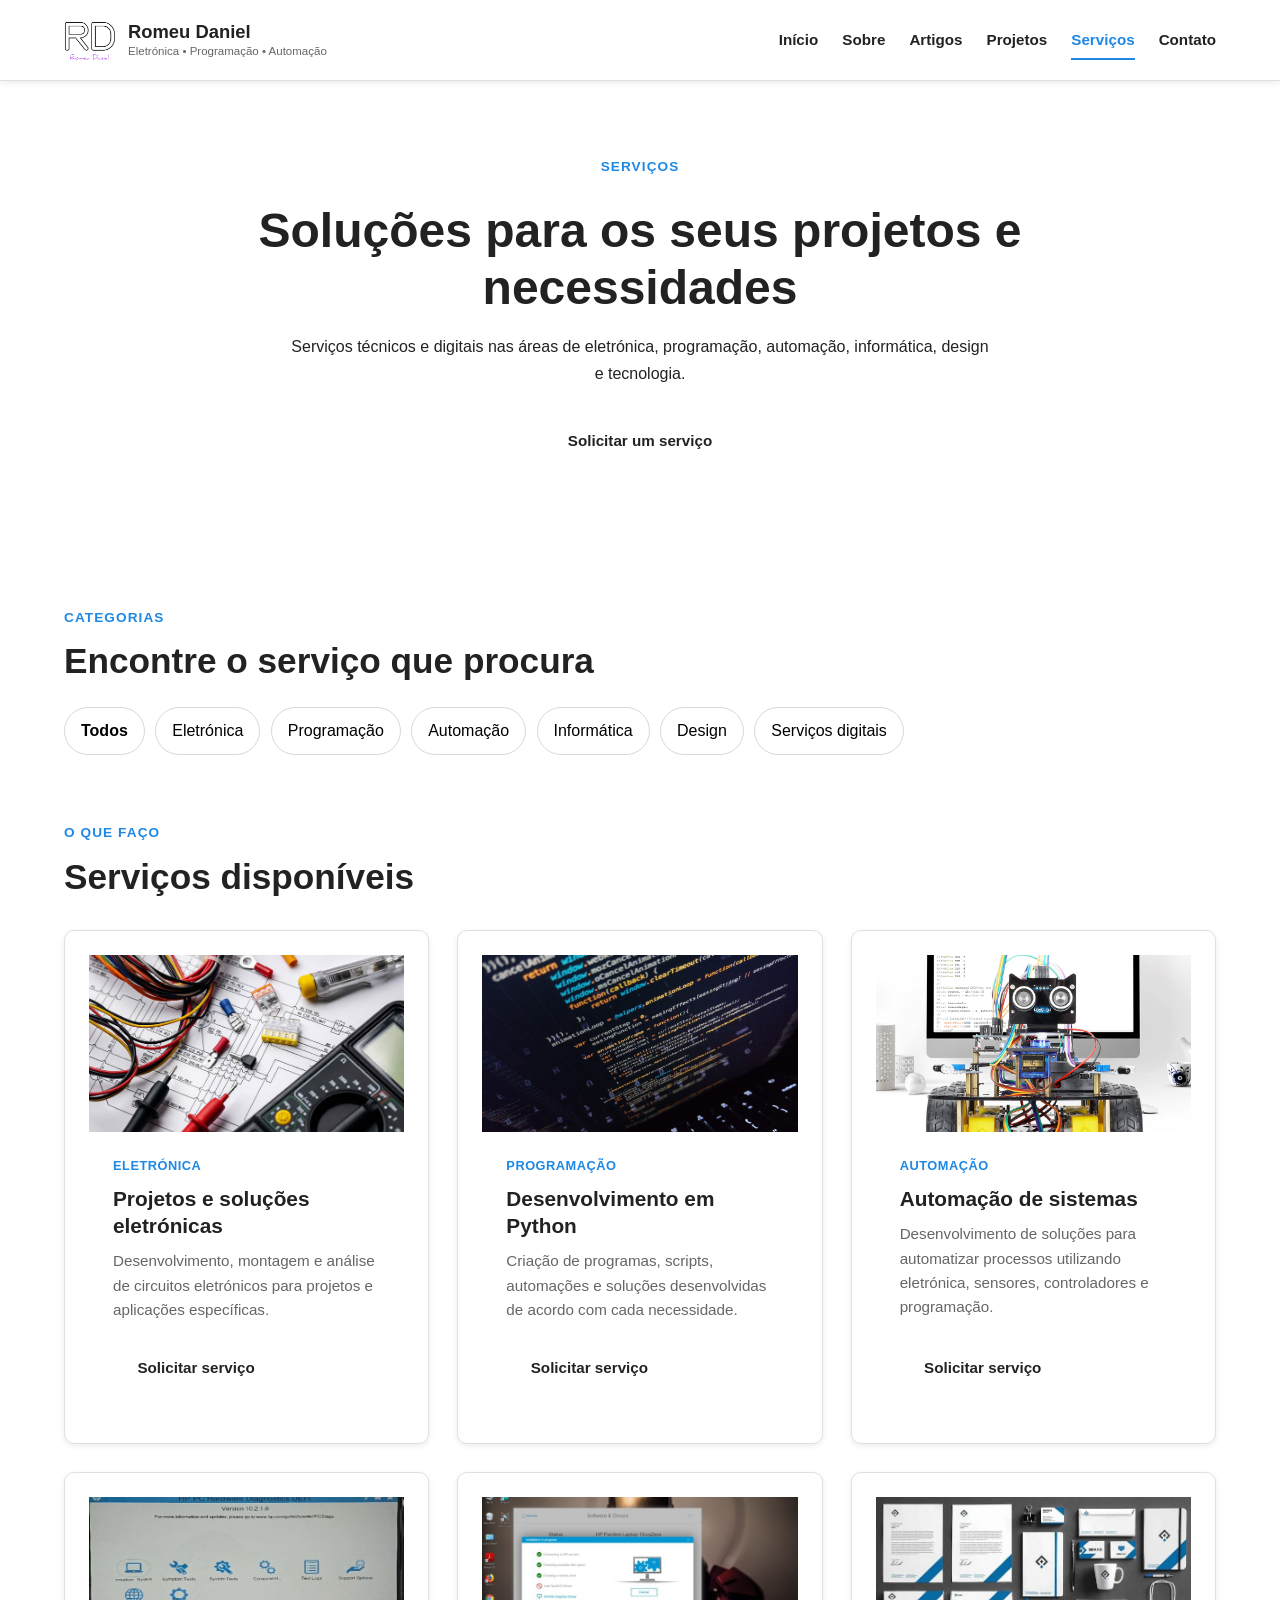
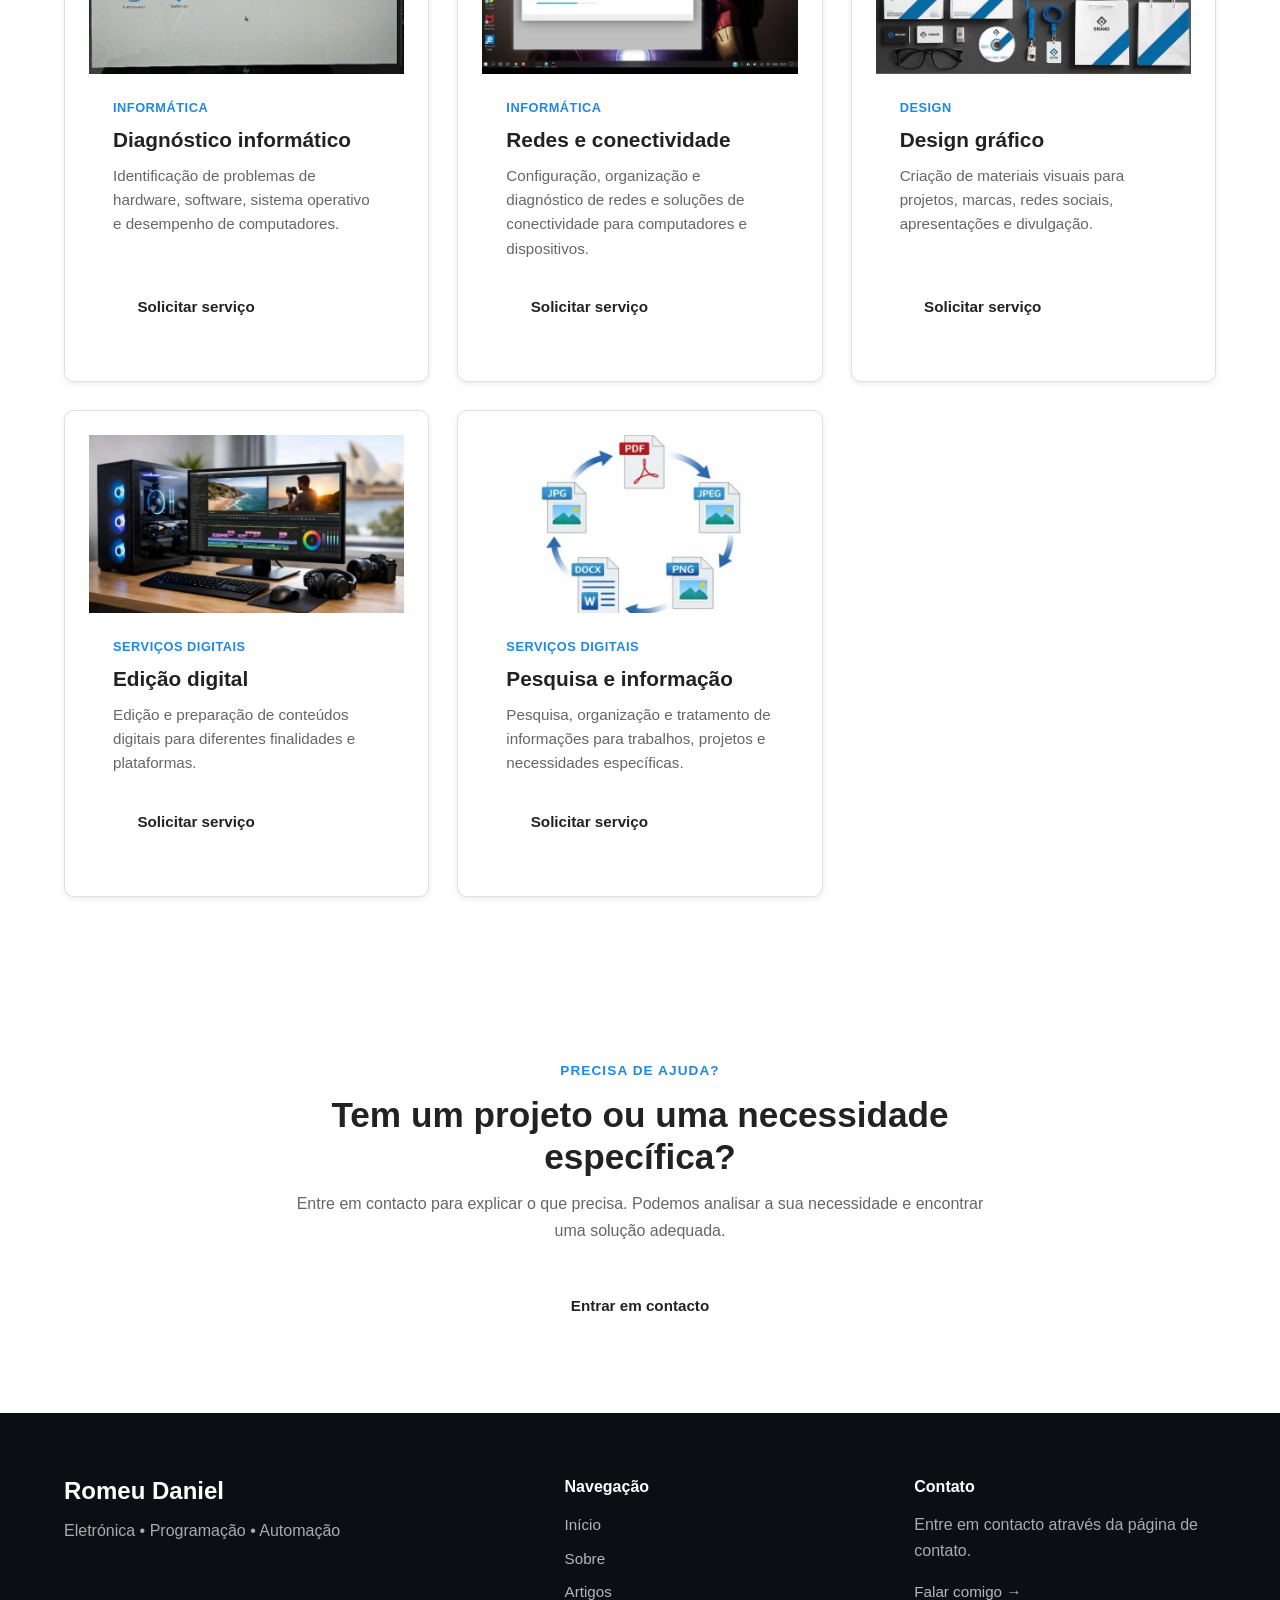
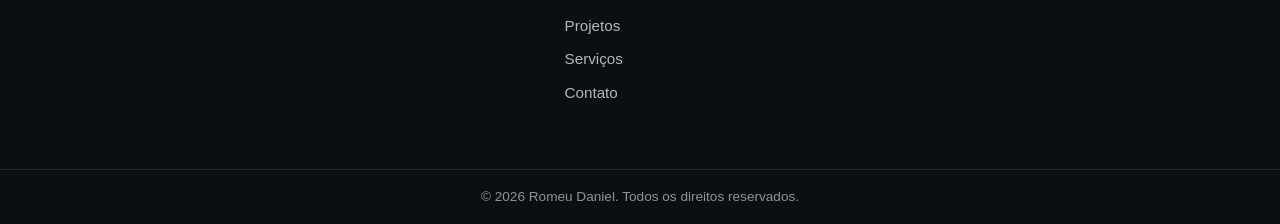
<file: pages/servicos.html>
<!DOCTYPE html>
<html lang="pt">
<head>

<script async src="https://pagead2.googlesyndication.com/pagead/js/adsbygoogle.js?client=ca-pub-4764280370536426"
     crossorigin="anonymous"></script>
    <!-- Google tag (gtag.js) -->
<script async src="https://www.googletagmanager.com/gtag/js?id=G-FLVMY49K29"></script>
<script>
  window.dataLayer = window.dataLayer || [];
  function gtag(){dataLayer.push(arguments);}
  gtag('js', new Date());

  gtag('config', 'G-FLVMY49K29');
</script>

    <meta charset="UTF-8">
    <meta http-equiv="Cache-Control" content="no-cache, no-store, must-revalidate">
<meta http-equiv="Pragma" content="no-cache">
<meta http-equiv="Expires" content="0">

    <meta
        name="viewport"
        content="width=device-width, initial-scale=1.0"
    >

    <meta
        name="description"
        content="Serviços de eletrónica, programação, automação, redes, edição digital, design gráfico, diagnóstico informático e tecnologia."
    >

    <meta
        name="author"
        content="Romeu Daniel"
    >

    <title>Serviços | Romeu Daniel</title>


    <!-- =====================================================
         CSS
    ====================================================== -->

    <link rel="stylesheet" href="../css/base.css">
    <link rel="stylesheet" href="../css/mobile.css">
    <link rel="stylesheet" href="../css/tablet.css">
    <link rel="stylesheet" href="../css/desktop.css">

</head>


<body>


    <!-- =====================================================
         CABEÇALHO
    ====================================================== -->

    <header class="site-header">

        <div class="container header-container">


            <!-- LOGOTIPO -->

            <a
                href="../index.html"
                class="logo-link"
                aria-label="Página inicial"
            >

                <div class="logo">

                    <img
                        src="../images/logo/logov2.webp"
                        alt="Logotipo Romeu Daniel"
                    >

                    <div class="logo-text">

                        <span class="logo-name">
                            Romeu Daniel
                        </span>

                        <span class="logo-subtitle">
                            Eletrónica • Programação • Automação
                        </span>

                    </div>

                </div>

            </a>


            <!-- NAVEGAÇÃO -->

            <nav
                class="main-navigation"
                aria-label="Navegação principal"
            >

                <ul>

                    <li>
                        <a href="../index.html">
                            Início
                        </a>
                    </li>

                    <li>
                        <a href="sobre.html">
                            Sobre
                        </a>
                    </li>

                    <li>
                        <a href="artigos.html">
                            Artigos
                        </a>
                    </li>

                    <li>
                        <a href="projetos.html">
                            Projetos
                        </a>
                    </li>

                    <li>
                        <a
                            href="servicos.html"
                            class="active"
                        >
                            Serviços
                        </a>
                    </li>

                    <li>
                        <a href="contato.html">
                            Contato
                        </a>
                    </li>

                </ul>

            </nav>


            <!-- MENU MOBILE -->

            <button
                class="menu-toggle"
                type="button"
                aria-label="Abrir menu"
                aria-expanded="false"
            >

                <span></span>
                <span></span>
                <span></span>

            </button>

        </div>

    </header>



    <!-- =====================================================
         CONTEÚDO PRINCIPAL
    ====================================================== -->

    <main>


        <!-- =================================================
             APRESENTAÇÃO
        ================================================== -->

        <section class="services-hero">

            <div class="container">

                <span class="section-label">
                    SERVIÇOS
                </span>

                <h1>
                    Soluções para os seus projetos e necessidades
                </h1>

                <p>
                    Serviços técnicos e digitais nas áreas de
                    eletrónica, programação, automação, informática,
                    design e tecnologia.
                </p>

                <a
                    href="contato.html"
                    class="button"
                >
                    Solicitar um serviço
                </a>

            </div>

        </section>



        <!-- =================================================
             CATEGORIAS
        ================================================== -->

        <section class="services-section">

            <div class="container">


                <div class="services-categories">

                    <div class="section-heading">

                        <span class="section-label">
                            CATEGORIAS
                        </span>

                        <h2>
                            Encontre o serviço que procura
                        </h2>

                    </div>


                    <div
                        class="category-list"
                        role="group"
                        aria-label="Categorias de serviços"
                    >

                        <button
                            type="button"
                            class="category-button active"
                            data-category="todos"
                        >
                            Todos
                        </button>

                        <button
                            type="button"
                            class="category-button"
                            data-category="electronica"
                        >
                            Eletrónica
                        </button>

                        <button
                            type="button"
                            class="category-button"
                            data-category="programacao"
                        >
                            Programação
                        </button>

                        <button
                            type="button"
                            class="category-button"
                            data-category="automacao"
                        >
                            Automação
                        </button>

                        <button
                            type="button"
                            class="category-button"
                            data-category="informatica"
                        >
                            Informática
                        </button>

                        <button
                            type="button"
                            class="category-button"
                            data-category="design"
                        >
                            Design
                        </button>

                        <button
                            type="button"
                            class="category-button"
                            data-category="digital"
                        >
                            Serviços digitais
                        </button>

                    </div>

                </div>



                <!-- =================================================
                     LISTA DE SERVIÇOS
                ================================================== -->

                <div class="services-list">

                    <div class="section-heading">

                        <span class="section-label">
                            O QUE FAÇO
                        </span>

                        <h2>
                            Serviços disponíveis
                        </h2>

                    </div>


                    <div
                        class="services-grid"
                        id="services-container"
                    >


                        <!-- =================================================
                             SERVIÇO 01
                        ================================================== -->

                        <article
                            class="content-card service-card"
                            data-category="electronica"
                        >

                            <div class="card-image">

                                <img
                                    src="../images/servicos/eletronica.webp"
                                    alt="Serviços de eletrónica"
                                    loading="lazy"
                                >

                            </div>


                            <div class="card-content">

                                <span class="card-category">
                                    Eletrónica
                                </span>

                                <h3>
                                    Projetos e soluções eletrónicas
                                </h3>

                                <p>
                                    Desenvolvimento, montagem e análise
                                    de circuitos eletrónicos para projetos
                                    e aplicações específicas.
                                </p>

                                <a
                                    href="contato.html?servico=electronica"
                                    class="button"
                                >
                                    Solicitar serviço
                                </a>

                            </div>

                        </article>



                        <!-- =================================================
                             SERVIÇO 02
                        ================================================== -->

                        <article
                            class="content-card service-card"
                            data-category="programacao"
                        >

                            <div class="card-image">

                                <img
                                    src="../images/servicos/code.webp"
                                    alt="Serviços de programação"
                                    loading="lazy"
                                >

                            </div>


                            <div class="card-content">

                                <span class="card-category">
                                    Programação
                                </span>

                                <h3>
                                    Desenvolvimento em Python
                                </h3>

                                <p>
                                    Criação de programas, scripts,
                                    automações e soluções desenvolvidas
                                    de acordo com cada necessidade.
                                </p>

                                <a
                                    href="contato.html?servico=programacao"
                                    class="button"
                                >
                                    Solicitar serviço
                                </a>

                            </div>

                        </article>



                        <!-- =================================================
                             SERVIÇO 03
                        ================================================== -->

                        <article
                            class="content-card service-card"
                            data-category="automacao"
                        >

                            <div class="card-image">

                                <img
                                    src="../images/servicos/automacao.webp"
                                    alt="Serviços de automação"
                                    loading="lazy"
                                >

                            </div>


                            <div class="card-content">

                                <span class="card-category">
                                    Automação
                                </span>

                                <h3>
                                    Automação de sistemas
                                </h3>

                                <p>
                                    Desenvolvimento de soluções para
                                    automatizar processos utilizando
                                    eletrónica, sensores, controladores
                                    e programação.
                                </p>

                                <a
                                    href="contato.html?servico=automacao"
                                    class="button"
                                >
                                    Solicitar serviço
                                </a>

                            </div>

                        </article>



                        <!-- =================================================
                             SERVIÇO 04
                        ================================================== -->

                        <article
                            class="content-card service-card"
                            data-category="informatica"
                        >

                            <div class="card-image">

                                <img
                                    src="../images/servicos/diagnostico.webp"
                                    alt="Diagnóstico informático"
                                    loading="lazy"
                                >

                            </div>


                            <div class="card-content">

                                <span class="card-category">
                                    Informática
                                </span>

                                <h3>
                                    Diagnóstico informático
                                </h3>

                                <p>
                                    Identificação de problemas de hardware,
                                    software, sistema operativo e desempenho
                                    de computadores.
                                </p>

                                <a
                                    href="contato.html?servico=diagnostico"
                                    class="button"
                                >
                                    Solicitar serviço
                                </a>

                            </div>

                        </article>



                        <!-- =================================================
                             SERVIÇO 05
                        ================================================== -->

                        <article
                            class="content-card service-card"
                            data-category="informatica"
                        >

                            <div class="card-image">

                                <img
                                    src="../images/servicos/redes.webp"
                                    alt="Serviços de redes"
                                    loading="lazy"
                                >

                            </div>


                            <div class="card-content">

                                <span class="card-category">
                                    Informática
                                </span>

                                <h3>
                                    Redes e conectividade
                                </h3>

                                <p>
                                    Configuração, organização e diagnóstico
                                    de redes e soluções de conectividade
                                    para computadores e dispositivos.
                                </p>

                                <a
                                    href="contato.html?servico=redes"
                                    class="button"
                                >
                                    Solicitar serviço
                                </a>

                            </div>

                        </article>



                        <!-- =================================================
                             SERVIÇO 06
                        ================================================== -->

                        <article
                            class="content-card service-card"
                            data-category="design"
                        >

                            <div class="card-image">

                                <img
                                    src="../images/servicos/design-grafico.webp"
                                    alt="Serviços de design gráfico"
                                    loading="lazy"
                                >

                            </div>


                            <div class="card-content">

                                <span class="card-category">
                                    Design
                                </span>

                                <h3>
                                    Design gráfico
                                </h3>

                                <p>
                                    Criação de materiais visuais para
                                    projetos, marcas, redes sociais,
                                    apresentações e divulgação.
                                </p>

                                <a
                                    href="contato.html?servico=design"
                                    class="button"
                                >
                                    Solicitar serviço
                                </a>

                            </div>

                        </article>



                        <!-- =================================================
                             SERVIÇO 07
                        ================================================== -->

                        <article
                            class="content-card service-card"
                            data-category="digital"
                        >

                            <div class="card-image">

                                <img
                                    src="../images/servicos/edicao-digital.webp"
                                    alt="Serviços de edição digital"
                                    loading="lazy"
                                >

                            </div>


                            <div class="card-content">

                                <span class="card-category">
                                    Serviços digitais
                                </span>

                                <h3>
                                    Edição digital
                                </h3>

                                <p>
                                    Edição e preparação de conteúdos
                                    digitais para diferentes finalidades
                                    e plataformas.
                                </p>

                                <a
                                    href="contato.html?servico=edicao-digital"
                                    class="button"
                                >
                                    Solicitar serviço
                                </a>

                            </div>

                        </article>



                        <!-- =================================================
                             SERVIÇO 08
                        ================================================== -->

                        <article
                            class="content-card service-card"
                            data-category="digital"
                        >

                            <div class="card-image">

                                <img
                                    src="../images/servicos/pesquisa.webp"
                                    alt="Serviços de pesquisa"
                                    loading="lazy"
                                >

                            </div>


                            <div class="card-content">

                                <span class="card-category">
                                    Serviços digitais
                                </span>

                                <h3>
                                    Pesquisa e informação
                                </h3>

                                <p>
                                    Pesquisa, organização e tratamento
                                    de informações para trabalhos,
                                    projetos e necessidades específicas.
                                </p>

                                <a
                                    href="contato.html?servico=pesquisa"
                                    class="button"
                                >
                                    Solicitar serviço
                                </a>

                            </div>

                        </article>


                    </div>



                    <!-- ESTADO SEM SERVIÇOS -->

                    <div
                        class="services-empty"
                        id="services-empty"
                        hidden
                    >

                        <h3>
                            Nenhum serviço encontrado
                        </h3>

                        <p>
                            Tente selecionar outra categoria.
                        </p>

                    </div>

                </div>

            </div>

        </section>



        <!-- =================================================
             CHAMADA FINAL
        ================================================== -->

        <section class="services-cta">

            <div class="container">

                <div class="section-heading">

                    <span class="section-label">
                        PRECISA DE AJUDA?
                    </span>

                    <h2>
                        Tem um projeto ou uma necessidade específica?
                    </h2>

                    <p>
                        Entre em contacto para explicar o que precisa.
                        Podemos analisar a sua necessidade e encontrar
                        uma solução adequada.
                    </p>

                </div>


                <a
                    href="contato.html"
                    class="button"
                >
                    Entrar em contacto
                </a>

            </div>

        </section>

    </main>



    <!-- =====================================================
         RODAPÉ
    ====================================================== -->

    <footer class="site-footer">

        <div class="container footer-container">


            <div class="footer-brand">

                <h2>
                    Romeu Daniel
                </h2>

                <p>
                    Eletrónica • Programação • Automação
                </p>

            </div>


            <div class="footer-navigation">

                <h3>
                    Navegação
                </h3>

                <ul>

                    <li>
                        <a href="../index.html">
                            Início
                        </a>
                    </li>

                    <li>
                        <a href="sobre.html">
                            Sobre
                        </a>
                    </li>

                    <li>
                        <a href="artigos.html">
                            Artigos
                        </a>
                    </li>

                    <li>
                        <a href="projetos.html">
                            Projetos
                        </a>
                    </li>

                    <li>
                        <a
                            href="servicos.html"
                            class="active"
                        >
                            Serviços
                        </a>
                    </li>

                    <li>
                        <a href="contato.html">
                            Contato
                        </a>
                    </li>

                </ul>

            </div>


            <div class="footer-contact">

                <h3>
                    Contato
                </h3>

                <p>
                    Entre em contacto através da página de contato.
                </p>

                <a href="contato.html">
                    Falar comigo →
                </a>

            </div>

        </div>


        <div class="footer-bottom">

            <div class="container">

                <p>
                    © <span data-current-year></span>
                    Romeu Daniel. Todos os direitos reservados.
                </p>

            </div>

        </div>

    </footer>



    <!-- =====================================================
         JAVASCRIPT
    ====================================================== -->

    <script src="../js/main.js"></script>

</body>
</html>
</file>
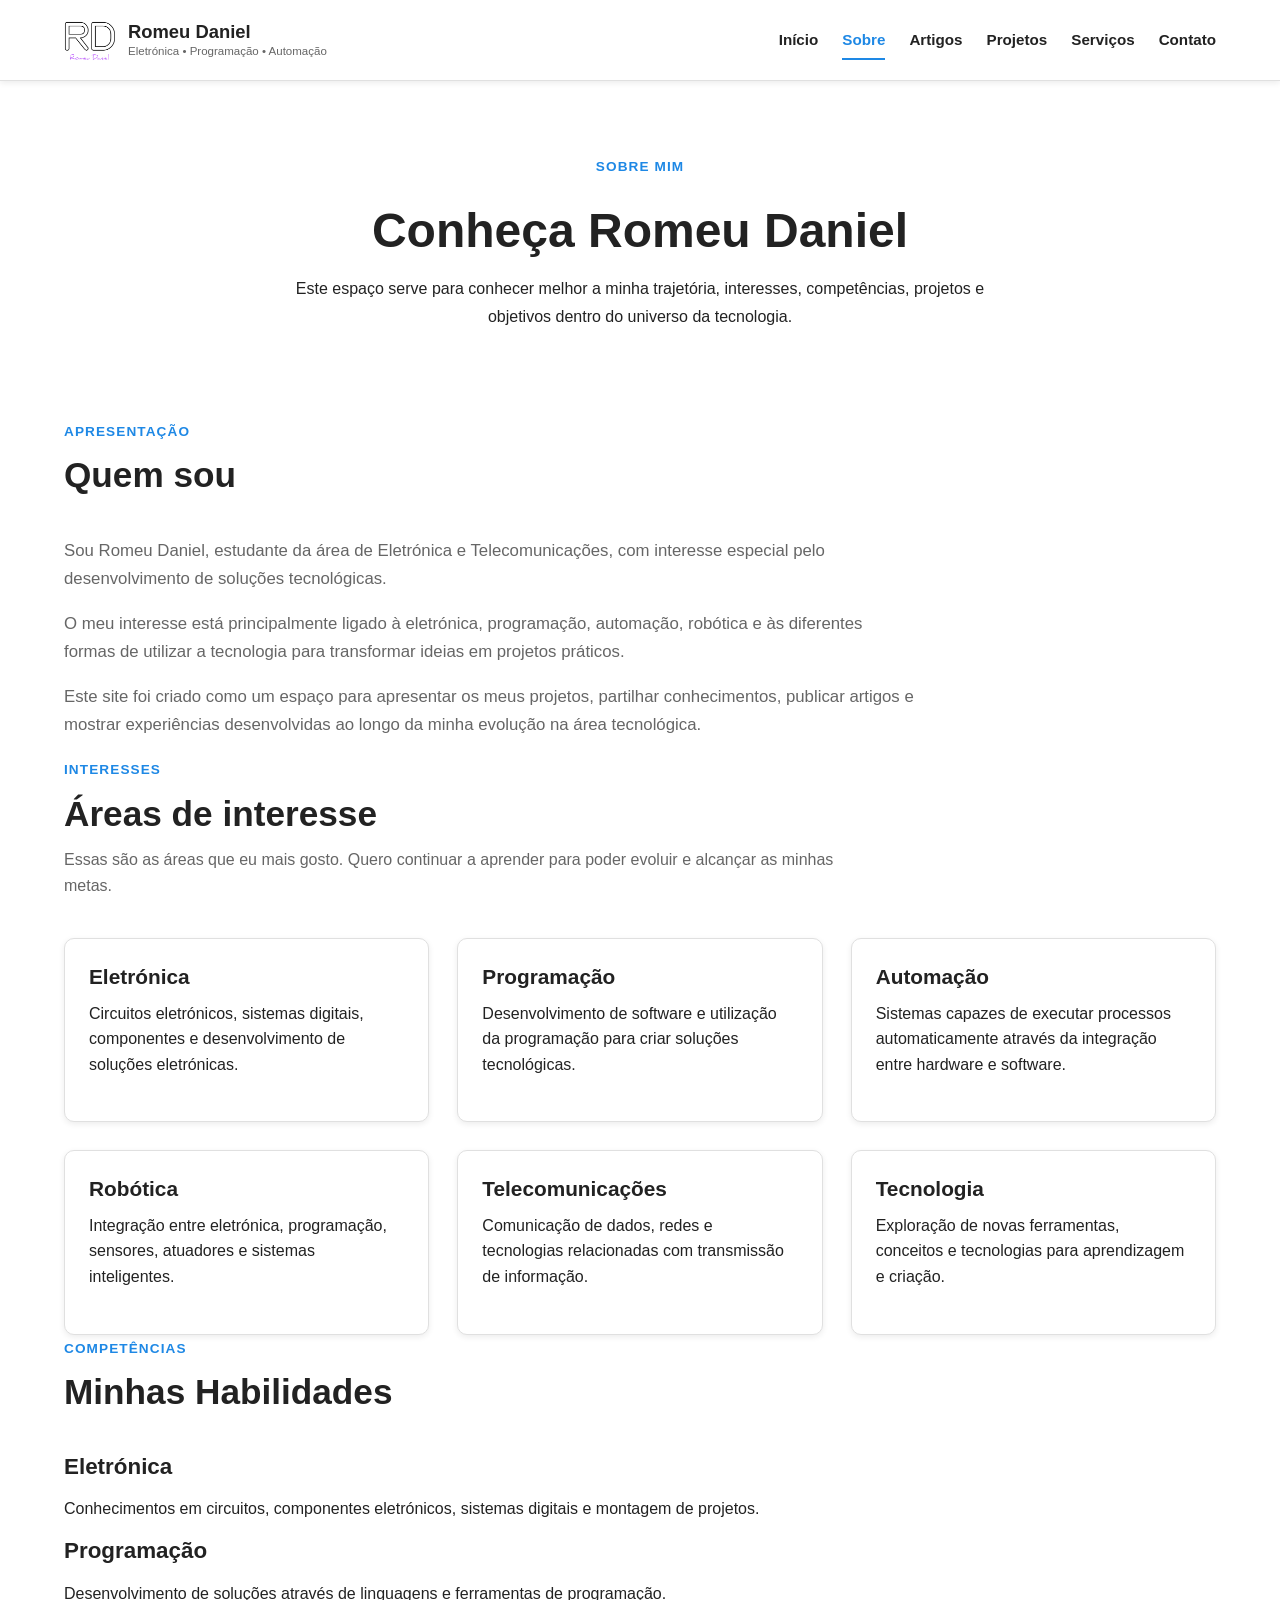
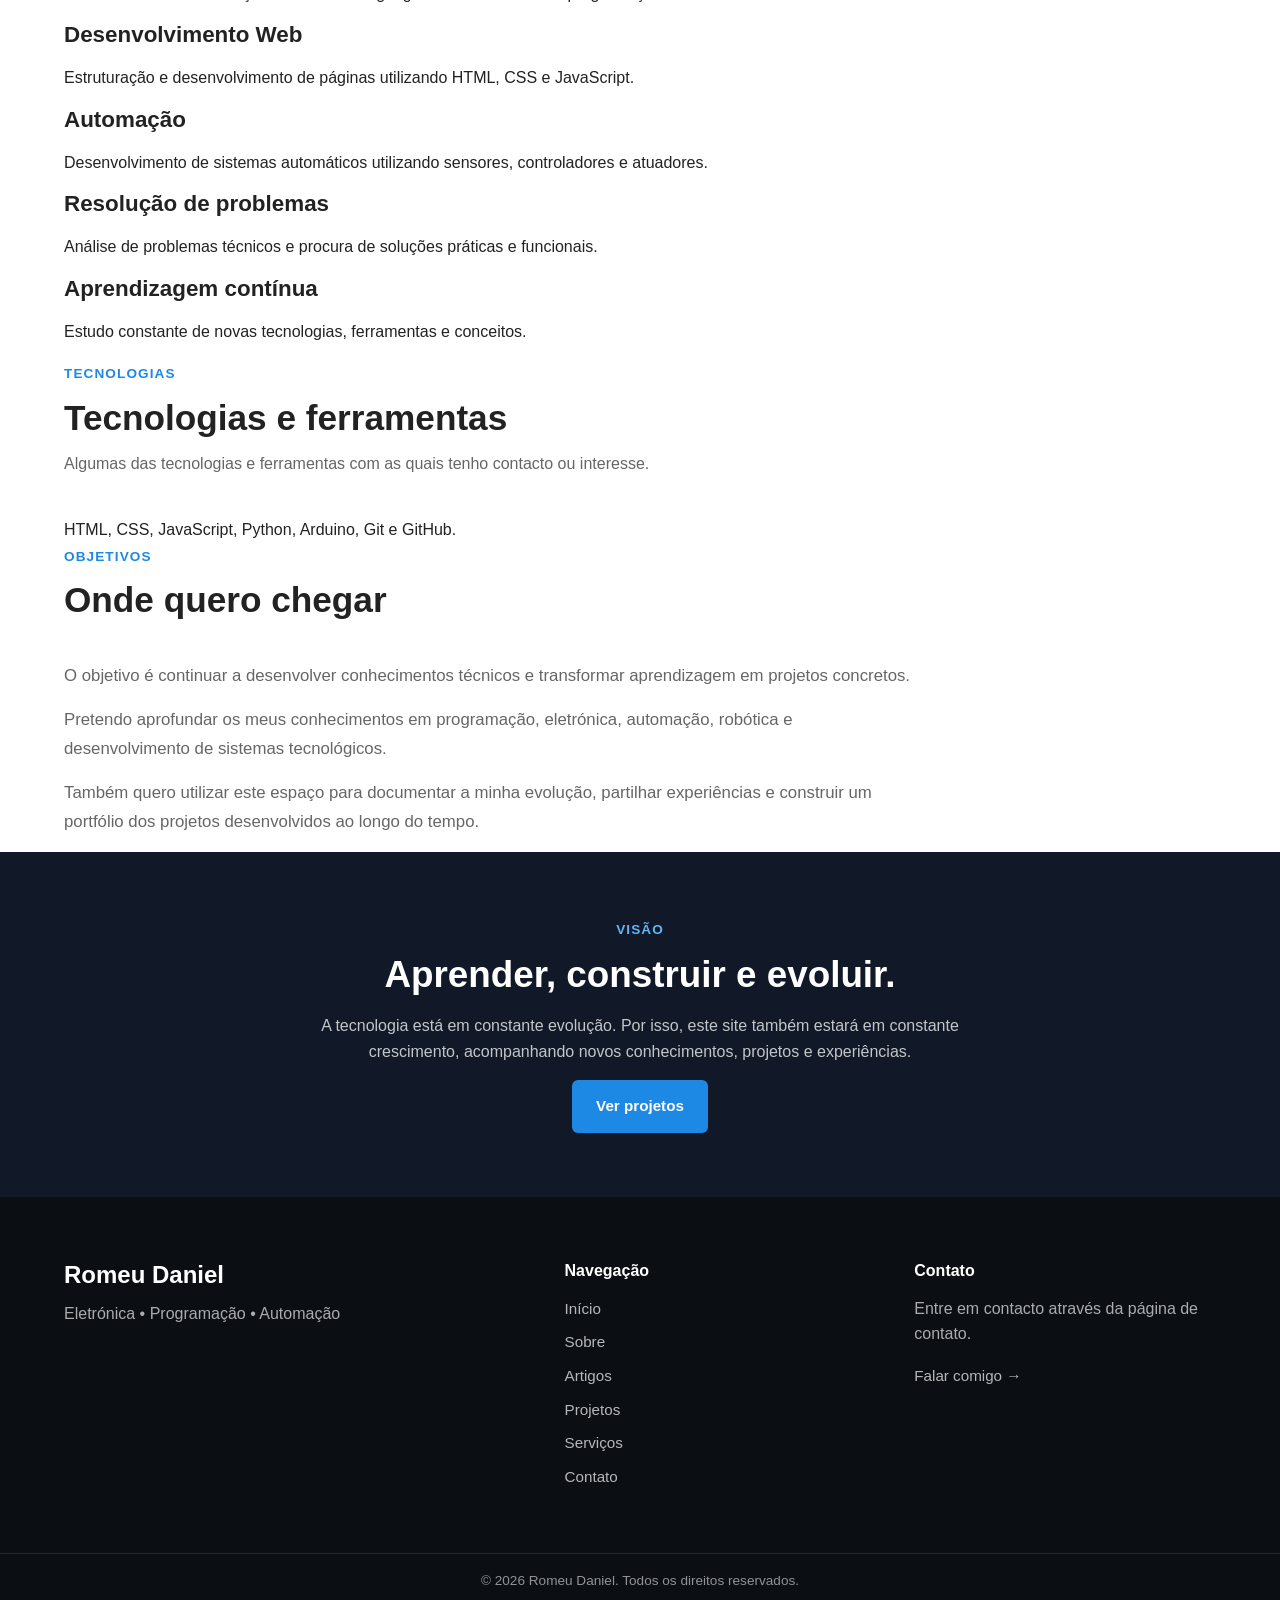
<file: pages/sobre.html>
<!DOCTYPE html>
<html lang="pt">
<head>

<script async src="https://pagead2.googlesyndication.com/pagead/js/adsbygoogle.js?client=ca-pub-4764280370536426"
     crossorigin="anonymous"></script>
    <!-- Google tag (gtag.js) -->
<script async src="https://www.googletagmanager.com/gtag/js?id=G-FLVMY49K29"></script>
<script>
  window.dataLayer = window.dataLayer || [];
  function gtag(){dataLayer.push(arguments);}
  gtag('js', new Date());

  gtag('config', 'G-FLVMY49K29');
</script>
    
    <meta charset="UTF-8">
    <meta http-equiv="Cache-Control" content="no-cache, no-store, must-revalidate">
<meta http-equiv="Pragma" content="no-cache">
<meta http-equiv="Expires" content="0">

    <meta name="viewport" content="width=device-width, initial-scale=1.0">

    <meta
        name="description"
        content="Conheça Romeu Daniel, suas áreas de interesse, competências, tecnologias e objetivos."
    >

    <meta name="author" content="Romeu Daniel">

    <title>Sobre | Romeu Daniel</title>


    <!-- =====================================================
         CSS
    ====================================================== -->

    <!--
        Como esta página está dentro de /pages,
        precisamos voltar uma pasta para encontrar o CSS.
    -->

    <link rel="stylesheet" href="../css/base.css">
    <link rel="stylesheet" href="../css/mobile.css">
    <link rel="stylesheet" href="../css/tablet.css">
    <link rel="stylesheet" href="../css/desktop.css">

</head>


<body>


    <!-- =====================================================
         CABEÇALHO
    ====================================================== -->

    <header class="site-header">

        <div class="container header-container">


            <!-- LOGOTIPO -->

            <a
                href="../index.html"
                class="logo-link"
                aria-label="Página inicial"
            >

                <div class="logo">

                    <img
                        src="../images/logo/logov2.webp"
                        alt="Logotipo Romeu Daniel"
                    >

                    <div class="logo-text">

                        <span class="logo-name">
                            Romeu Daniel
                        </span>

                        <span class="logo-subtitle">
                            Eletrónica • Programação • Automação
                        </span>

                    </div>

                </div>

            </a>


            <!-- NAVEGAÇÃO -->

            <nav
                class="main-navigation"
                aria-label="Navegação principal"
            >

                <ul>

                    <li>
                        <a href="../index.html">
                            Início
                        </a>
                    </li>

                    <li>
                        <a
                            href="sobre.html"
                            class="active"
                        >
                            Sobre
                        </a>
                    </li>

                    <li>
                        <a href="artigos.html">
                            Artigos
                        </a>
                    </li>

                    <li>
                        <a href="projetos.html">
                            Projetos
                        </a>
                    </li>

                    <li>
                        <a href="servicos.html">
                            Serviços
                        </a>
                    </li>

                    <li>
                        <a href="contato.html">
                            Contato
                        </a>
                    </li>

                </ul>

            </nav>


            <!-- MENU MOBILE -->

            <button
                class="menu-toggle"
                type="button"
                aria-label="Abrir menu"
                aria-expanded="false"
            >

                <span></span>
                <span></span>
                <span></span>

            </button>

        </div>

    </header>



    <!-- =====================================================
         CONTEÚDO PRINCIPAL
    ====================================================== -->

    <main>


        <!-- =================================================
             INTRODUÇÃO
        ================================================== -->

        <section class="page-hero">

            <div class="container">

                <span class="section-label">
                    SOBRE MIM
                </span>

                <h1>
                    Conheça Romeu Daniel
                </h1>

                <p>
                    Este espaço serve para conhecer melhor a minha trajetória,
                    interesses, competências, projetos e objetivos
                    dentro do universo da tecnologia.
                </p>

            </div>

        </section>



        <!-- =================================================
             APRESENTAÇÃO
        ================================================== -->

        <section class="about-section">

            <div class="container">

                <div class="section-heading">

                    <span class="section-label">
                        APRESENTAÇÃO
                    </span>

                    <h2>
                        Quem sou
                    </h2>

                </div>


                <div class="about-content">

                    <p>
                        Sou Romeu Daniel, estudante da área de
                        Eletrónica e Telecomunicações, com interesse
                        especial pelo desenvolvimento de soluções
                        tecnológicas.
                    </p>

                    <p>
                        O meu interesse está principalmente ligado à
                        eletrónica, programação, automação, robótica
                        e às diferentes formas de utilizar a tecnologia
                        para transformar ideias em projetos práticos.
                    </p>

                    <p>
                        Este site foi criado como um espaço para
                        apresentar os meus projetos, partilhar
                        conhecimentos, publicar artigos e mostrar
                        experiências desenvolvidas ao longo da minha
                        evolução na área tecnológica.
                    </p>

                </div>

            </div>

        </section>



        <!-- =================================================
             ÁREAS DE INTERESSE
        ================================================== -->

        <section class="about-section">

            <div class="container">

                <div class="section-heading">

                    <span class="section-label">
                        INTERESSES
                    </span>

                    <h2>
                        Áreas de interesse
                    </h2>

                    <p>
                        Essas são as áreas que eu mais gosto. Quero continuar a aprender para poder evoluir e alcançar as minhas metas.
                    </p>

                </div>


                <div class="services-grid">


                    <article class="service-card">

                        <h3>
                            Eletrónica
                        </h3>

                        <p>
                            Circuitos eletrónicos, sistemas digitais,
                            componentes e desenvolvimento de soluções
                            eletrónicas.
                        </p>

                    </article>


                    <article class="service-card">

                        <h3>
                            Programação
                        </h3>

                        <p>
                            Desenvolvimento de software e utilização
                            da programação para criar soluções
                            tecnológicas.
                        </p>

                    </article>


                    <article class="service-card">

                        <h3>
                            Automação
                        </h3>

                        <p>
                            Sistemas capazes de executar processos
                            automaticamente através da integração
                            entre hardware e software.
                        </p>

                    </article>


                    <article class="service-card">

                        <h3>
                            Robótica
                        </h3>

                        <p>
                            Integração entre eletrónica, programação,
                            sensores, atuadores e sistemas inteligentes.
                        </p>

                    </article>


                    <article class="service-card">

                        <h3>
                            Telecomunicações
                        </h3>

                        <p>
                            Comunicação de dados, redes e tecnologias
                            relacionadas com transmissão de informação.
                        </p>

                    </article>


                    <article class="service-card">

                        <h3>
                            Tecnologia
                        </h3>

                        <p>
                            Exploração de novas ferramentas, conceitos
                            e tecnologias para aprendizagem e criação.
                        </p>

                    </article>

                </div>

            </div>

        </section>



        <!-- =================================================
             COMPETÊNCIAS
        ================================================== -->

        <section class="about-section">

            <div class="container">

                <div class="section-heading">

                    <span class="section-label">
                        COMPETÊNCIAS
                    </span>

                    <h2>
                        Minhas Habilidades
                    </h2>

                </div>


                <div class="skills-grid">


                    <div class="skill-item">

                        <h3>
                            Eletrónica
                        </h3>

                        <p>
                            Conhecimentos em circuitos, componentes
                            eletrónicos, sistemas digitais e montagem
                            de projetos.
                        </p>

                    </div>


                    <div class="skill-item">

                        <h3>
                            Programação
                        </h3>

                        <p>
                            Desenvolvimento de soluções através de
                            linguagens e ferramentas de programação.
                        </p>

                    </div>


                    <div class="skill-item">

                        <h3>
                            Desenvolvimento Web
                        </h3>

                        <p>
                            Estruturação e desenvolvimento de páginas
                            utilizando HTML, CSS e JavaScript.
                        </p>

                    </div>


                    <div class="skill-item">

                        <h3>
                            Automação
                        </h3>

                        <p>
                            Desenvolvimento de sistemas automáticos
                            utilizando sensores, controladores e
                            atuadores.
                        </p>

                    </div>


                    <div class="skill-item">

                        <h3>
                            Resolução de problemas
                        </h3>

                        <p>
                            Análise de problemas técnicos e procura
                            de soluções práticas e funcionais.
                        </p>

                    </div>


                    <div class="skill-item">

                        <h3>
                            Aprendizagem contínua
                        </h3>

                        <p>
                            Estudo constante de novas tecnologias,
                            ferramentas e conceitos.
                        </p>

                    </div>

                </div>

            </div>

        </section>



        <!-- =================================================
             TECNOLOGIAS
        ================================================== -->

        <section class="about-section">

            <div class="container">

                <div class="section-heading">

                    <span class="section-label">
                        TECNOLOGIAS
                    </span>

                    <h2>
                        Tecnologias e ferramentas
                    </h2>

                    <p>
                        Algumas das tecnologias e ferramentas com
                        as quais tenho contacto ou interesse.
                    </p>

                </div>


                <div class="technology-list">

                    <span class="technology-item">
                        HTML,
                    </span>

                    <span class="technology-item">
                        CSS,
                    </span>

                    <span class="technology-item">
                        JavaScript,
                    </span>

                    <span class="technology-item">
                        Python,
                    </span>

                    <span class="technology-item">
                        Arduino,
                    </span>

                    <span class="technology-item">
                        Git e
                    </span>

                    <span class="technology-item">
                        GitHub.
                    </span>

                </div>

            </div>

        </section>



        <!-- =================================================
             OBJETIVOS
        ================================================== -->

        <section class="about-section">

            <div class="container">

                <div class="section-heading">

                    <span class="section-label">
                        OBJETIVOS
                    </span>

                    <h2>
                        Onde quero chegar
                    </h2>

                </div>


                <div class="about-content">

                    <p>
                        O objetivo é continuar a desenvolver
                        conhecimentos técnicos e transformar
                        aprendizagem em projetos concretos.
                    </p>

                    <p>
                        Pretendo aprofundar os meus conhecimentos
                        em programação, eletrónica, automação,
                        robótica e desenvolvimento de sistemas
                        tecnológicos.
                    </p>

                    <p>
                        Também quero utilizar este espaço para
                        documentar a minha evolução, partilhar
                        experiências e construir um portfólio dos
                        projetos desenvolvidos ao longo do tempo.
                    </p>

                </div>

            </div>

        </section>



        <!-- =================================================
             VISÃO
        ================================================== -->

        <section class="contact-preview">

            <div class="container contact-container">

                <div class="contact-content">

                    <span class="section-label">
                        VISÃO
                    </span>

                    <h2>
                        Aprender, construir e evoluir.
                    </h2>

                    <p>
                        A tecnologia está em constante evolução.
                        Por isso, este site também estará em constante
                        crescimento, acompanhando novos conhecimentos,
                        projetos e experiências.
                    </p>

                    <a
                        href="projetos.html"
                        class="button button-primary"
                    >
                        Ver projetos
                    </a>

                </div>

            </div>

        </section>

    </main>



    <!-- =====================================================
         RODAPÉ
    ====================================================== -->

    <footer class="site-footer">

        <div class="container footer-container">


            <div class="footer-brand">

                <h2>
                    Romeu Daniel
                </h2>

                <p>
                    Eletrónica • Programação • Automação
                </p>

            </div>


            <div class="footer-navigation">

                <h3>
                    Navegação
                </h3>

                <ul>

                    <li>
                        <a href="../index.html">
                            Início
                        </a>
                    </li>

                    <li>
                        <a href="sobre.html">
                            Sobre
                        </a>
                    </li>

                    <li>
                        <a href="artigos.html">
                            Artigos
                        </a>
                    </li>

                    <li>
                        <a href="projetos.html">
                            Projetos
                        </a>
                    </li>

                    <li>
                        <a href="servicos.html">
                            Serviços
                        </a>
                    </li>

                    <li>
                        <a href="contato.html">
                            Contato
                        </a>
                    </li>

                </ul>

            </div>


            <div class="footer-contact">

                <h3>
                    Contato
                </h3>

                <p>
                    Entre em contacto através da página de contato.
                </p>

                <a href="contato.html">
                    Falar comigo →
                </a>

            </div>

        </div>


        <div class="footer-bottom">

            <div class="container">

                <p>
                    © <span data-current-year></span>
                    Romeu Daniel. Todos os direitos reservados.
                </p>

            </div>

        </div>

    </footer>



    <!-- =====================================================
         JAVASCRIPT
    ====================================================== -->

    <script src="../js/main.js"></script>

</body>
</html>
</file>
<file: css/base.css>
/* =========================================================
   ROMEU DANIEL — BASE CSS
   Fundação visual do site
   ========================================================= */


/* =========================================================
   1. VARIÁVEIS
   ========================================================= */

:root {

    /* Cores principais */
    --color-primary: #1e88e5;
    --color-primary-dark: #1565c0;
    --color-primary-light: #64b5f6;

    --color-secondary: #0d47a1;

    /* Cores neutras */
    --color-white: #ffffff;
    --color-black: #000000;

    --color-text: #222222;
    --color-text-light: #666666;

    --color-background: #ffffff;
    --color-background-light: #f5f7fa;
    --color-background-dark: #111827;

    --color-border: #e0e0e0;

    /* Tipografia */
    --font-primary: Arial, Helvetica, sans-serif;

    /* Espaçamentos */
    --space-xs: 0.5rem;
    --space-sm: 0.75rem;
    --space-md: 1rem;
    --space-lg: 1.5rem;
    --space-xl: 2rem;
    --space-xxl: 3rem;

    /* Bordas */
    --radius-sm: 6px;
    --radius-md: 10px;
    --radius-lg: 16px;

    /* Sombras */
    --shadow-sm: 0 2px 6px rgba(0, 0, 0, 0.08);
    --shadow-md: 0 5px 15px rgba(0, 0, 0, 0.10);
    --shadow-lg: 0 10px 30px rgba(0, 0, 0, 0.12);

    /* Transições */
    --transition-fast: 0.2s ease;
    --transition-normal: 0.3s ease;

    /* Largura */
    --container-width: 1200px;

}


/* =========================================================
   2. RESET
   ========================================================= */

*,
*::before,
*::after {
    box-sizing: border-box;
}


html {
    margin: 0;
    padding: 0;

    scroll-behavior: smooth;
}


body {
    margin: 0;
    padding: 0;

    font-family: var(--font-primary);
    font-size: 16px;
    line-height: 1.6;

    color: var(--color-text);
    background-color: var(--color-background);

    -webkit-font-smoothing: antialiased;
    text-rendering: optimizeLegibility;
}


img {
    display: block;

    max-width: 100%;
    height: auto;
}


button,
input,
textarea,
select {
    font: inherit;
}


button {
    cursor: pointer;
}


ul,
ol {
    margin: 0;
    padding: 0;

    list-style: none;
}


p,
h1,
h2,
h3,
h4,
h5,
h6 {
    margin-top: 0;
}


a {
    color: inherit;
    text-decoration: none;
}


/* =========================================================
   3. CONTAINER
   ========================================================= */

.container {

    width: 100%;
    max-width: var(--container-width);

    margin-left: auto;
    margin-right: auto;

    padding-left: var(--space-md);
    padding-right: var(--space-md);

}


/* =========================================================
   4. TÍTULOS
   ========================================================= */

h1,
h2,
h3,
h4,
h5,
h6 {

    margin-bottom: var(--space-md);

    line-height: 1.2;

    font-weight: 700;

}


h1 {
    font-size: 2.8rem;
}


h2 {
    font-size: 2.2rem;
}


h3 {
    font-size: 1.4rem;
}


p {
    margin-bottom: var(--space-md);
}


/* =========================================================
   5. LINKS
   ========================================================= */

a {
    transition:
        color var(--transition-normal),
        background-color var(--transition-normal),
        border-color var(--transition-normal),
        opacity var(--transition-normal);
}


a:focus-visible,
button:focus-visible,
input:focus-visible,
textarea:focus-visible,
select:focus-visible {

    outline: 3px solid var(--color-primary-light);
    outline-offset: 3px;

}


/* =========================================================
   6. BOTÕES
   ========================================================= */

.button {

    display: inline-flex;

    align-items: center;
    justify-content: center;

    min-height: 44px;

    padding:
        0.75rem
        1.25rem;

    border: 2px solid transparent;
    border-radius: var(--radius-sm);

    font-weight: 700;

    text-align: center;

    transition:
        transform var(--transition-fast),
        background-color var(--transition-normal),
        color var(--transition-normal),
        border-color var(--transition-normal);

}


.button:hover {

    transform: translateY(-2px);

}


.button-primary {

    color: var(--color-white);
    background-color: var(--color-primary);

}


.button-primary:hover {

    background-color: var(--color-primary-dark);

}


.button-secondary {

    color: var(--color-primary);
    background-color: transparent;

    border-color: var(--color-primary);

}


.button-secondary:hover {

    color: var(--color-white);
    background-color: var(--color-primary);

}


/* =========================================================
   7. LINKS DE TEXTO
   ========================================================= */

.text-link {

    display: inline-block;

    color: var(--color-primary);

    font-weight: 700;

}


.text-link:hover {

    color: var(--color-primary-dark);

}


/* =========================================================
   8. CABEÇALHO
   ========================================================= */

.site-header {

    position: relative;
    z-index: 1000;

    width: 100%;

    background-color: var(--color-white);

    border-bottom: 1px solid var(--color-border);

    box-shadow: var(--shadow-sm);

}


.header-container {

    display: flex;

    align-items: center;
    justify-content: space-between;

    min-height: 80px;

}


/* =========================================================
   9. LOGOTIPO
   ========================================================= */

.logo-link {

    display: inline-block;

}


.logo {

    display: flex;

    align-items: center;

    gap: var(--space-sm);

}


.logo img {

    width: 52px;
    height: 52px;

    object-fit: contain;

}


.logo-text {

    display: flex;

    flex-direction: column;

}


.logo-name {

    font-size: 1.15rem;
    font-weight: 700;

    line-height: 1.2;

}


.logo-subtitle {

    color: var(--color-text-light);

    font-size: 0.72rem;

    line-height: 1.3;

}


/* =========================================================
   10. NAVEGAÇÃO
   ========================================================= */

.main-navigation ul {

    display: flex;

    align-items: center;

    gap: var(--space-lg);

}


.main-navigation a {

    position: relative;

    display: inline-block;

    padding: 0.5rem 0;

    font-weight: 600;

}


.main-navigation a::after {

    content: "";

    position: absolute;

    left: 0;
    bottom: 0;

    width: 0;
    height: 2px;

    background-color: var(--color-primary);

    transition: width var(--transition-normal);

}


.main-navigation a:hover::after,
.main-navigation a.active::after {

    width: 100%;

}


.main-navigation a:hover,
.main-navigation a.active {

    color: var(--color-primary);

}


/* =========================================================
   11. MENU MOBILE
   ========================================================= */

.menu-toggle {

    display: none;

    width: 44px;
    height: 44px;

    padding: 8px;

    border: 0;

    background: transparent;

}


.menu-toggle span {

    display: block;

    width: 100%;
    height: 3px;

    margin: 5px 0;

    background-color: var(--color-text);

    border-radius: 3px;

}


/* =========================================================
   12. HERO
   ========================================================= */

.hero {

    background-color: var(--color-background-light);

}


.hero-container {

    display: flex;

    align-items: center;

    justify-content: space-between;

    gap: var(--space-xxl);

    min-height: 600px;

}


.hero-content {

    flex: 1;

}


.hero-label,
.section-label {

    display: inline-block;

    margin-bottom: var(--space-sm);

    color: var(--color-primary);

    font-size: 0.85rem;

    font-weight: 700;

    letter-spacing: 0.08em;

}


.hero h1 {

    margin-bottom: var(--space-lg);

}


.hero h1 span {

    color: var(--color-primary);

}


.hero-description {

    max-width: 650px;

    color: var(--color-text-light);

    font-size: 1.1rem;

}


.hero-actions {

    display: flex;

    align-items: center;

    gap: var(--space-md);

    margin-top: var(--space-xl);

}


.hero-image {

    flex: 0 0 360px;

}


.hero-image img {

    width: 100%;

    border-radius: var(--radius-lg);

}


/* =========================================================
   13. SEÇÕES
   ========================================================= */

.about-preview,
.featured-articles,
.featured-projects,
.featured-services,
.contact-preview {

    padding-top: var(--space-xxl);
    padding-bottom: var(--space-xxl);

}


.featured-articles,
.featured-services {

    background-color: var(--color-background-light);

}


.section-heading {

    max-width: 750px;

    margin-bottom: var(--space-xl);

}


.section-heading h2 {

    margin-bottom: var(--space-sm);

}


.section-heading p {

    color: var(--color-text-light);

}


/* =========================================================
   14. CONTEÚDO SOBRE
   ========================================================= */

.about-content {

    max-width: 850px;

}


.about-content p {

    color: var(--color-text-light);

    font-size: 1.05rem;

}


/* =========================================================
   15. GRIDS
   ========================================================= */

.articles-grid,
.projects-grid,
.services-grid {

    display: grid;

    gap: var(--space-lg);

}


.articles-grid,
.projects-grid {

    grid-template-columns: repeat(3, 1fr);

}


.services-grid {

    grid-template-columns: repeat(3, 1fr);

}


/* =========================================================
   16. CARDS
   ========================================================= */

.content-card {

    overflow: hidden;

    background-color: var(--color-white);

    border: 1px solid var(--color-border);

    border-radius: var(--radius-md);

    box-shadow: var(--shadow-sm);

    transition:
        transform var(--transition-normal),
        box-shadow var(--transition-normal);

}


.content-card:hover {

    transform: translateY(-4px);

    box-shadow: var(--shadow-md);

}


.card-image {

    overflow: hidden;

    aspect-ratio: 16 / 9;

    background-color: var(--color-background-light);

}


.card-image img {

    width: 100%;
    height: 100%;

    object-fit: cover;

}


.card-content {

    padding: var(--space-lg);

}


.card-category {

    display: inline-block;

    margin-bottom: var(--space-sm);

    color: var(--color-primary);

    font-size: 0.8rem;

    font-weight: 700;

    text-transform: uppercase;

    letter-spacing: 0.05em;

}


.card-content h3 {

    margin-bottom: var(--space-sm);

}


.card-content p {

    color: var(--color-text-light);

}


/* =========================================================
   17. SERVIÇOS
   ========================================================= */

.service-card {

    padding: var(--space-xl);

    background-color: var(--color-white);

    border: 1px solid var(--color-border);

    border-radius: var(--radius-md);

    box-shadow: var(--shadow-sm);

    transition:
        transform var(--transition-normal),
        box-shadow var(--transition-normal);

}


.service-card:hover {

    transform: translateY(-4px);

    box-shadow: var(--shadow-md);

}


.service-icon {

    display: flex;

    align-items: center;
    justify-content: center;

    width: 52px;
    height: 52px;

    margin-bottom: var(--space-md);

    border-radius: var(--radius-md);

    background-color: var(--color-background-light);

    font-size: 1.5rem;

}


/* =========================================================
   18. AÇÕES DAS SEÇÕES
   ========================================================= */

.section-action {

    margin-top: var(--space-xl);

    text-align: center;

}


/* =========================================================
   19. CONTATO
   ========================================================= */

.contact-preview {

    background-color: var(--color-background-dark);

    color: var(--color-white);

}


.contact-container {

    display: flex;

    justify-content: center;

    text-align: center;

}


.contact-content {

    max-width: 700px;

}


.contact-content .section-label {

    color: var(--color-primary-light);

}


.contact-content p {

    color: rgba(255, 255, 255, 0.75);

}


/* =========================================================
   20. RODAPÉ
   ========================================================= */

.site-footer {

    color: var(--color-white);

    background-color: #0b0f14;

}


.footer-container {

    display: grid;

    grid-template-columns:
        1.5fr
        1fr
        1fr;

    gap: var(--space-xxl);

    padding-top: var(--space-xxl);
    padding-bottom: var(--space-xxl);

}


.footer-brand h2 {

    margin-bottom: var(--space-sm);

}


.footer-brand p {

    color: rgba(255, 255, 255, 0.65);

}


.footer-navigation h3,
.footer-contact h3 {

    margin-bottom: var(--space-md);

    font-size: 1rem;

}


.footer-navigation ul {

    display: flex;

    flex-direction: column;

    gap: var(--space-xs);

}


.footer-navigation a,
.footer-contact a {

    color: rgba(255, 255, 255, 0.7);

}


.footer-navigation a:hover,
.footer-contact a:hover {

    color: var(--color-primary-light);

}


.footer-contact p {

    color: rgba(255, 255, 255, 0.65);

}


.footer-bottom {

    border-top: 1px solid rgba(255, 255, 255, 0.1);

}


.footer-bottom .container {

    padding-top: var(--space-md);
    padding-bottom: var(--space-md);

    text-align: center;

}


.footer-bottom p {

    margin: 0;

    color: rgba(255, 255, 255, 0.55);

    font-size: 0.85rem;

}


/* =========================================================
   FIM DO BASE.CSS
   ========================================================= */
   /* =========================================================
   PÁGINA DE ARTIGOS
   Estrutura base
   ========================================================= */


/* =====================================================
   HERO DA PÁGINA
===================================================== */

.page-hero {

    padding-top: 3.5rem;
    padding-bottom: 3.5rem;

    text-align: center;

}

.page-hero .container {

    max-width: 850px;

    margin: 0 auto;

}

.page-hero h1 {

    margin-top: 0.75rem;
    margin-bottom: 1rem;

}

.page-hero p {

    max-width: 700px;

    margin-left: auto;
    margin-right: auto;

    line-height: 1.7;

}


/* =====================================================
   SEÇÃO DE ARTIGOS
===================================================== */

.articles-section {

    padding-top: 3rem;
    padding-bottom: 4rem;

}


/* =====================================================
   PESQUISA
===================================================== */

.articles-search {

    max-width: 850px;

    margin: 0 auto 3rem;

}

.articles-search label {

    display: block;

    margin-bottom: 0.65rem;

    font-weight: 600;

}


.search-box {

    display: flex;

    width: 100%;

}


.search-box input {

    flex: 1;

    min-width: 0;

    padding: 0.85rem 1rem;

    border: 1px solid #d8d8d8;

    border-radius: 8px 0 0 8px;

    font: inherit;

    outline: none;

}


.search-box input:focus {

    border-color: #555;

}


.search-box button {

    padding: 0.85rem 1.25rem;

    border: none;

    border-radius: 0 8px 8px 0;

    cursor: pointer;

    font: inherit;

    font-weight: 600;

}


/* =====================================================
   CATEGORIAS
===================================================== */

.article-categories {

    margin-bottom: 3.5rem;

}


.article-categories .section-heading {

    margin-bottom: 1.5rem;

}


.category-list {

    display: flex;

    flex-wrap: wrap;

    gap: 0.65rem;

}


.category-button {

    padding: 0.65rem 1rem;

    border: 1px solid #d8d8d8;

    border-radius: 999px;

    background: transparent;

    cursor: pointer;

    font: inherit;

    transition:
        background-color 0.2s ease,
        color 0.2s ease,
        border-color 0.2s ease;

}


.category-button:hover {

    border-color: currentColor;

}


.category-button.active {

    font-weight: 600;

}


/* =====================================================
   LISTAGEM
===================================================== */

.articles-list {

    width: 100%;

}


.articles-list > .section-heading {

    margin-bottom: 2rem;

}


/* =====================================================
   GRID DOS ARTIGOS
===================================================== */

.articles-grid {

    display: grid;

    grid-template-columns: 1fr;

    gap: 1.5rem;

}


/* =====================================================
   CARD DO ARTIGO
===================================================== */

.article-card {

    overflow: hidden;

}


.article-card .card-image {

    width: 100%;

    aspect-ratio: 16 / 9;

    overflow: hidden;

}


.article-card .card-image img {

    width: 100%;
    height: 100%;

    object-fit: cover;

}


.card-image-placeholder {

    width: 100%;
    height: 100%;

    display: flex;

    align-items: center;
    justify-content: center;

    text-align: center;

}


/* =====================================================
   CONTEÚDO DO CARD
===================================================== */

.article-card .card-content {

    display: flex;

    flex-direction: column;

}


.article-card .card-category {

    display: inline-block;

    margin-bottom: 0.5rem;

    font-size: 0.8rem;

    font-weight: 700;

    text-transform: uppercase;

    letter-spacing: 0.04em;

}


.article-card h3 {

    margin-bottom: 0.65rem;

    line-height: 1.3;

}


.article-card p {

    line-height: 1.6;

    margin-bottom: 1rem;

}


/* =====================================================
   METADADOS
===================================================== */

.card-meta {

    display: flex;

    flex-wrap: wrap;

    gap: 0.75rem;

    margin-bottom: 1rem;

    font-size: 0.8rem;

}


.article-card .text-link {

    margin-top: auto;

}


/* =====================================================
   SEM RESULTADOS
===================================================== */

.articles-empty {

    padding: 3rem 1.5rem;

    text-align: center;

}


.articles-empty h3 {

    margin-bottom: 0.5rem;

}


/* =====================================================
   ACESSIBILIDADE
===================================================== */

.category-button:focus-visible,
.search-box button:focus-visible,
.search-box input:focus-visible {

    outline: 3px solid currentColor;

    outline-offset: 3px;

}


/* =========================================================
   FIM — PÁGINA DE ARTIGOS / BASE
   ========================================================= */
   /* =========================================================
   PÁGINA DE ARTIGO INDIVIDUAL
   Estrutura base
   ========================================================= */

.article-header {
    padding-top: 2.5rem;
    padding-bottom: 3rem;
    text-align: center;
}

.article-header .container {
    max-width: 900px;
    margin: 0 auto;
}

.article-back-link {
    display: inline-block;
    margin-bottom: 2rem;
    text-decoration: none;
    font-weight: 600;
}

.article-category {
    margin-bottom: 0.75rem;
    font-size: 0.8rem;
    font-weight: 700;
    text-transform: uppercase;
    letter-spacing: 0.06em;
}

.article-header h1 {
    margin: 0 auto 1rem;
    max-width: 900px;
    line-height: 1.2;
}

.article-intro {
    max-width: 750px;
    margin: 0 auto 1.25rem;
    line-height: 1.7;
}

.article-meta {
    display: flex;
    align-items: center;
    justify-content: center;
    flex-wrap: wrap;
    gap: 0.6rem;
    font-size: 0.85rem;
}


/* =========================================================
   IMAGEM PRINCIPAL
   ========================================================= */

.article-featured-image {
    padding-bottom: 3.5rem;
}

.article-featured-image .container {
    max-width: 1100px;
    margin: 0 auto;
}

.article-featured-image figure {
    margin: 0;
}

.article-featured-image img {
    display: block;
    width: 100%;
    height: auto;
    aspect-ratio: 16 / 9;
    object-fit: cover;
    border-radius: 10px;
}


/* =========================================================
   CONTEÚDO DO ARTIGO
   ========================================================= */

.article-content {
    padding-bottom: 4rem;
}

.article-container {
    max-width: 800px;
    margin: 0 auto;
}

.article-section {
    margin-bottom: 3rem;
}

.article-section h2 {
    margin-bottom: 1rem;
    line-height: 1.3;
}

.article-section h3 {
    margin-bottom: 0.85rem;
    line-height: 1.4;
}

.article-section p {
    margin-bottom: 1rem;
    line-height: 1.8;
}

.article-section ul,
.article-section ol {
    margin-top: 1rem;
    margin-bottom: 1rem;
    padding-left: 1.5rem;
}

.article-section li {
    margin-bottom: 0.5rem;
    line-height: 1.7;
}


/* =========================================================
   IMAGENS INTERNAS
   ========================================================= */

.article-image {
    margin: 2.5rem 0;
}

.article-image img {
    display: block;
    width: 100%;
    height: auto;
    border-radius: 8px;
}

.article-image figcaption {
    margin-top: 0.75rem;
    text-align: center;
    font-size: 0.8rem;
    line-height: 1.5;
}


/* =========================================================
   BLOCO DE CÓDIGO
   ========================================================= */

.article-section pre {
    overflow-x: auto;
    margin: 1.5rem 0;
    padding: 1.25rem;
    border-radius: 8px;
    font-family: monospace;
    font-size: 0.9rem;
    line-height: 1.6;
}

.article-section code {
    font-family: monospace;
}


/* =========================================================
   CONCLUSÃO
   ========================================================= */

.article-conclusion {
    padding-top: 1rem;
}


/* =========================================================
   ARTIGOS RELACIONADOS
   ========================================================= */

.related-articles {
    padding-top: 4rem;
    padding-bottom: 4rem;
}

.related-articles .section-heading {
    max-width: 750px;
    margin-bottom: 2rem;
}

.related-articles-grid {
    display: grid;
    grid-template-columns: 1fr;
    gap: 1.5rem;
}

.related-articles .article-card {
    overflow: hidden;
}

.related-articles .article-card .card-image {
    width: 100%;
    aspect-ratio: 16 / 9;
    overflow: hidden;
}

.related-articles .article-card .card-image img {
    width: 100%;
    height: 100%;
    object-fit: cover;
}

.related-articles .article-card .card-content {
    display: flex;
    flex-direction: column;
}

.related-articles .article-card .card-category {
    display: inline-block;
    margin-bottom: 0.5rem;
    font-size: 0.8rem;
    font-weight: 700;
    text-transform: uppercase;
    letter-spacing: 0.04em;
}

.related-articles .article-card h3 {
    margin-bottom: 0.65rem;
    line-height: 1.3;
}

.related-articles .article-card p {
    margin-bottom: 1rem;
    line-height: 1.6;
}

.related-articles .article-card .text-link {
    margin-top: auto;
}


/* =========================================================
   NAVEGAÇÃO ENTRE ARTIGOS
   ========================================================= */

.article-navigation {
    padding-top: 2rem;
    padding-bottom: 4rem;
}

.article-navigation-grid {
    display: grid;
    grid-template-columns: 1fr;
    gap: 1rem;
}

.article-navigation-link {
    display: flex;
    flex-direction: column;
    gap: 0.4rem;
    padding: 1.25rem;
    text-decoration: none;
    border: 1px solid #d8d8d8;
    border-radius: 8px;
}

.article-navigation-link span {
    font-size: 0.8rem;
    text-transform: uppercase;
    letter-spacing: 0.04em;
}

.article-navigation-link strong {
    line-height: 1.4;
}

.article-navigation-link.all-articles {
    text-align: center;
}

.article-navigation-link:focus-visible,
.article-back-link:focus-visible {
    outline: 3px solid currentColor;
    outline-offset: 3px;
}
/* =========================================================
   PÁGINA DE PROJETOS
   ESTRUTURA BASE
   ========================================================= */

.projects-hero {
    padding-top: 3.5rem;
    padding-bottom: 3.5rem;
    text-align: center;
}

.projects-hero .container {
    max-width: 850px;
    margin: 0 auto;
}

.projects-hero h1 {
    margin-top: 0.75rem;
    margin-bottom: 1rem;
}

.projects-hero p {
    max-width: 700px;
    margin-left: auto;
    margin-right: auto;
    line-height: 1.7;
}


/* =========================================================
   SECÇÃO DE PROJETOS
   ========================================================= */

.projects-section {
    padding-top: 3rem;
    padding-bottom: 4rem;
}

.projects-categories {
    margin-bottom: 3.5rem;
}

.projects-categories .section-heading {
    margin-bottom: 1.5rem;
}

.projects-list {
    width: 100%;
}

.projects-list>.section-heading {
    margin-bottom: 2rem;
}


/* =========================================================
   GRELHA DE PROJETOS
   ========================================================= */

.projects-grid {
    display: grid;
    grid-template-columns: 1fr;
    gap: 1.5rem;
}


/* =========================================================
   CARD DE PROJETO
   ========================================================= */

.project-card {
    overflow: hidden;
}

.project-card .card-image {
    width: 100%;
    aspect-ratio: 16 / 9;
    overflow: hidden;
}

.project-card .card-image img {
    width: 100%;
    height: 100%;
    object-fit: cover;
}

.project-card .card-image-placeholder {
    width: 100%;
    height: 100%;
    display: flex;
    align-items: center;
    justify-content: center;
    text-align: center;
}

.project-card .card-content {
    display: flex;
    flex-direction: column;
}

.project-card .card-category {
    display: inline-block;
    margin-bottom: 0.5rem;
    font-size: 0.8rem;
    font-weight: 700;
    text-transform: uppercase;
    letter-spacing: 0.04em;
}

.project-card h3 {
    margin-bottom: 0.65rem;
    line-height: 1.3;
}

.project-card p {
    margin-bottom: 1rem;
    line-height: 1.6;
}

.project-card .card-meta {
    display: flex;
    flex-wrap: wrap;
    gap: 0.75rem;
    margin-bottom: 1rem;
    font-size: 0.8rem;
}

.project-card .button {
    align-self: flex-start;
    margin-top: auto;
}


/* =========================================================
   ESTADO VAZIO
   ========================================================= */

.projects-empty {
    padding: 3rem 1.5rem;
    text-align: center;
}

.projects-empty h3 {
    margin-bottom: 0.5rem;
}

.projects-empty p {
    line-height: 1.6;
}


/* =========================================================
   CHAMADA FINAL
   ========================================================= */

.projects-cta {
    padding-top: 4rem;
    padding-bottom: 4rem;
    text-align: center;
}

.projects-cta .container {
    max-width: 850px;
    margin: 0 auto;
}

.projects-cta .section-heading {
    max-width: 700px;
    margin: 0 auto 2rem;
}

.projects-cta .button {
    display: inline-block;
}


/* =========================================================
   ACESSIBILIDADE
   ========================================================= */

.projects-categories .category-button:focus-visible,
.project-card .button:focus-visible,
.projects-cta .button:focus-visible {
    outline: 3px solid currentColor;
    outline-offset: 3px;
}
/* =========================================================
   PÁGINA INDIVIDUAL DE PROJETO
   ESTRUTURA BASE
   ========================================================= */


/* =========================================================
   CABEÇALHO DO PROJETO
   ========================================================= */

.project-header {
    padding-top: 3.5rem;
    padding-bottom: 3rem;
}

.project-header .container {
    max-width: 900px;
    margin: 0 auto;
}

.project-back-link {
    display: inline-block;
    margin-bottom: 2rem;
    text-decoration: none;
}

.project-category {
    display: block;
    margin-bottom: 0.75rem;
    font-size: 0.8rem;
    font-weight: 700;
    text-transform: uppercase;
    letter-spacing: 0.05em;
}

.project-header h1 {
    margin-top: 0;
    margin-bottom: 1rem;
    line-height: 1.15;
}

.project-intro {
    max-width: 780px;
    margin-bottom: 1.5rem;
    font-size: 1.1rem;
    line-height: 1.7;
}

.project-meta {
    display: flex;
    flex-wrap: wrap;
    gap: 0.75rem 1.5rem;
    font-size: 0.85rem;
}


/* =========================================================
   IMAGEM PRINCIPAL
   ========================================================= */

.project-featured-section {
    padding-bottom: 3rem;
}

.project-featured-image {
    width: 100%;
    overflow: hidden;
    border-radius: 8px;
}

.project-featured-image img {
    display: block;
    width: 100%;
    height: auto;
    aspect-ratio: 16 / 9;
    object-fit: cover;
}


/* =========================================================
   CONTEÚDO DO PROJETO
   ========================================================= */

.project-content-section {
    padding-top: 3rem;
    padding-bottom: 4rem;
}

.project-container {
    display: grid;
    grid-template-columns: minmax(0, 1fr);
    gap: 3rem;
}

.project-content {
    min-width: 0;
}

.project-content h2 {
    margin-top: 0;
    margin-bottom: 1rem;
}

.project-content h3 {
    margin-top: 2rem;
    margin-bottom: 0.75rem;
}

.project-content p {
    margin-bottom: 1.25rem;
    line-height: 1.8;
}

.project-content ul,
.project-content ol {
    margin-top: 1rem;
    margin-bottom: 1.5rem;
    padding-left: 1.5rem;
}

.project-content li {
    margin-bottom: 0.6rem;
    line-height: 1.7;
}

.project-content img {
    display: block;
    width: 100%;
    height: auto;
    margin-top: 2rem;
    margin-bottom: 2rem;
    border-radius: 8px;
}


/* =========================================================
   INFORMAÇÕES DO PROJETO
   ========================================================= */

.project-information {
    width: 100%;
}

.project-information-box {
    padding: 1.5rem;
    border-radius: 8px;
}

.project-information-box h2 {
    margin-top: 0;
    margin-bottom: 1.5rem;
}

.project-information-item {
    display: flex;
    flex-direction: column;
    gap: 0.35rem;
    padding: 1rem 0;
}

.project-information-item:first-of-type {
    padding-top: 0;
}

.project-information-item:last-of-type {
    padding-bottom: 0;
}

.project-information-item span {
    font-size: 0.8rem;
    font-weight: 600;
    text-transform: uppercase;
    letter-spacing: 0.04em;
}

.project-information-item strong {
    font-size: 0.95rem;
    line-height: 1.5;
}


/* =========================================================
   GALERIA
   ========================================================= */

.project-gallery-section {
    padding-top: 3rem;
    padding-bottom: 4rem;
}

.project-gallery-section .section-heading {
    margin-bottom: 2rem;
}

.project-gallery {
    display: grid;
    grid-template-columns: 1fr;
    gap: 1.25rem;
}

.project-gallery-item {
    overflow: hidden;
    border-radius: 8px;
}

.project-gallery-item img {
    display: block;
    width: 100%;
    height: auto;
    aspect-ratio: 16 / 10;
    object-fit: cover;
}


/* =========================================================
   PROJETOS RELACIONADOS
   ========================================================= */

.related-projects {
    padding-top: 4rem;
    padding-bottom: 4rem;
}

.related-projects .section-heading {
    margin-bottom: 2rem;
}


/* =========================================================
   NAVEGAÇÃO ENTRE PROJETOS
   ========================================================= */

.project-navigation-section {
    padding-top: 3rem;
    padding-bottom: 4rem;
}

.project-navigation {
    display: grid;
    grid-template-columns: 1fr;
    gap: 1rem;
}

.project-navigation-link {
    display: flex;
    flex-direction: column;
    gap: 0.4rem;
    padding: 1.25rem;
    text-decoration: none;
    border-radius: 8px;
}

.project-navigation-link span {
    font-size: 0.75rem;
    font-weight: 700;
    text-transform: uppercase;
    letter-spacing: 0.04em;
}

.project-navigation-link strong {
    font-size: 1rem;
    line-height: 1.4;
}

.project-navigation-link.all-projects {
    text-align: center;
}


/* =========================================================
   ACESSIBILIDADE
   ========================================================= */

.project-back-link:focus-visible,
.project-navigation-link:focus-visible {
    outline: 3px solid currentColor;
    outline-offset: 3px;
}
/* =========================================================
   PÁGINA DE SERVIÇOS
   ESTRUTURA BASE
   ========================================================= */


/* =========================================================
   APRESENTAÇÃO
   ========================================================= */

.services-hero {
    padding-top: 3.5rem;
    padding-bottom: 3.5rem;
    text-align: center;
}

.services-hero .container {
    max-width: 900px;
    margin: 0 auto;
}

.services-hero h1 {
    max-width: 800px;
    margin-top: 0.75rem;
    margin-left: auto;
    margin-right: auto;
    margin-bottom: 1rem;
    line-height: 1.2;
}

.services-hero p {
    max-width: 700px;
    margin-left: auto;
    margin-right: auto;
    margin-bottom: 1.75rem;
    line-height: 1.7;
}


/* =========================================================
   ÁREA DE SERVIÇOS
   ========================================================= */

.services-section {
    padding-top: 3rem;
    padding-bottom: 4rem;
}

.services-categories {
    margin-bottom: 3.5rem;
}

.services-categories .section-heading {
    margin-bottom: 1.5rem;
}


/* =========================================================
   LISTA DE SERVIÇOS
   ========================================================= */

.services-list {
    width: 100%;
}

.services-list>.section-heading {
    margin-bottom: 2rem;
}

.services-grid {
    display: grid;
    grid-template-columns: 1fr;
    gap: 1.5rem;
}


/* =========================================================
   CARD DE SERVIÇO
   ========================================================= */

.service-card {
    display: flex;
    flex-direction: column;
    overflow: hidden;
}

.service-card .card-image {
    width: 100%;
    aspect-ratio: 16 / 9;
    overflow: hidden;
}

.service-card .card-image img {
    display: block;
    width: 100%;
    height: 100%;
    object-fit: cover;
}

.service-card .card-content {
    display: flex;
    flex-direction: column;
    flex: 1;
}

.service-card .card-category {
    display: inline-block;
    margin-bottom: 0.5rem;
    font-size: 0.8rem;
    font-weight: 700;
    text-transform: uppercase;
    letter-spacing: 0.04em;
}

.service-card h3 {
    margin-bottom: 0.65rem;
    line-height: 1.3;
}

.service-card p {
    margin-bottom: 1.25rem;
    line-height: 1.6;
}

.service-card .button {
    align-self: flex-start;
    margin-top: auto;
}


/* =========================================================
   ESTADO SEM SERVIÇOS
   ========================================================= */

.services-empty {
    padding: 3rem 1.5rem;
    text-align: center;
}

.services-empty h3 {
    margin-bottom: 0.5rem;
}

.services-empty p {
    line-height: 1.6;
}


/* =========================================================
   CHAMADA FINAL
   ========================================================= */

.services-cta {
    padding-top: 4rem;
    padding-bottom: 4rem;
    text-align: center;
}

.services-cta .container {
    max-width: 850px;
    margin: 0 auto;
}

.services-cta .section-heading {
    max-width: 700px;
    margin-left: auto;
    margin-right: auto;
    margin-bottom: 2rem;
}

.services-cta p {
    line-height: 1.7;
}


/* =========================================================
   ACESSIBILIDADE
   ========================================================= */

.services-hero .button:focus-visible,
.services-categories .category-button:focus-visible,
.service-card .button:focus-visible,
.services-cta .button:focus-visible {
    outline: 3px solid currentColor;
    outline-offset: 3px;
}
/* =========================================================
   CONTATO — ESTILOS BASE
========================================================= */

/* HERO */

.contact-hero {
    padding: 70px 0 50px;
}

.contact-hero h1 {
    margin-bottom: 18px;
}

.contact-hero p {
    max-width: 720px;
}


/* =========================================================
   MÉTODOS DE CONTATO
========================================================= */

.contact-methods {
    display: grid;
    gap: 24px;
}

.contact-card {
    display: flex;
    align-items: flex-start;
    gap: 20px;
}


/* =========================================================
   ÍCONES DOS CARDS
========================================================= */

.contact-card-icon {
    width: 56px;
    height: 56px;
    min-width: 56px;
    
    display: flex;
    align-items: center;
    justify-content: center;
    
    overflow: hidden;
}

.contact-card-icon img {
    width: 42px;
    height: 42px;
    
    max-width: 42px;
    max-height: 42px;
    
    object-fit: contain;
    display: block;
}


/* =========================================================
   CONTEÚDO DOS CARDS
========================================================= */

.contact-card-content {
    flex: 1;
}

.contact-card-label {
    display: block;
    margin-bottom: 6px;
}

.contact-card-content h3 {
    margin-top: 0;
}

.contact-card-content p {
    margin-bottom: 18px;
}


/* =========================================================
   REDES SOCIAIS
========================================================= */

.social-links {
    display: grid;
    gap: 16px;
}

.social-link {
    display: flex;
    align-items: center;
    gap: 15px;
    
    text-decoration: none;
}

.social-icon {
    width: 46px;
    height: 46px;
    min-width: 46px;
    
    display: flex;
    align-items: center;
    justify-content: center;
    
    overflow: hidden;
}

.social-icon img {
    width: 32px;
    height: 32px;
    
    max-width: 32px;
    max-height: 32px;
    
    object-fit: contain;
    display: block;
}

.social-name {
    flex: 1;
    font-weight: 600;
}

.social-action {
    white-space: nowrap;
}


/* =========================================================
   FORMULÁRIO
========================================================= */

.contact-form {
    display: flex;
    flex-direction: column;
    gap: 20px;
}

.form-group {
    display: flex;
    flex-direction: column;
    gap: 7px;
}

.form-group input,
.form-group select,
.form-group textarea {
    width: 100%;
    box-sizing: border-box;
}

.form-group textarea {
    resize: vertical;
    min-height: 150px;
}


/* =========================================================
   CTA
========================================================= */

.contact-cta-buttons {
    display: flex;
    gap: 15px;
    flex-wrap: wrap;
}


/* =========================================================
   SEGURANÇA DAS IMAGENS
========================================================= */

.contact-section img,
.social-section img {
    max-width: 100%;
}
/* =========================================================
   PÁGINA DE PESQUISA — BASE
========================================================= */

.search-hero {
    padding: 70px 0 50px;
}

.search-hero h1 {
    margin-bottom: 18px;
}

.search-hero p {
    max-width: 720px;
}


/* =========================================================
   ÁREA PRINCIPAL DE PESQUISA
========================================================= */

.search-section {
    padding: 20px 0 60px;
}

.search-wrapper {
    max-width: 900px;
    margin: 0 auto;
}


/* =========================================================
   FORMULÁRIO
========================================================= */

.site-search-form {
    width: 100%;
}

.site-search-box {
    display: flex;
    align-items: center;
    gap: 12px;
    
    width: 100%;
    padding: 8px;
    
    box-sizing: border-box;
}


/* =========================================================
   ÍCONE DE PESQUISA
========================================================= */

.search-icon {
    width: 24px;
    height: 24px;
    
    min-width: 24px;
    
    display: flex;
    align-items: center;
    justify-content: center;
}

.search-icon svg {
    width: 20px;
    height: 20px;
    
    fill: none;
    stroke: currentColor;
    stroke-width: 2;
    
    display: block;
}


/* =========================================================
   CAMPO DE PESQUISA
========================================================= */

.site-search-box input {
    flex: 1;
    
    min-width: 0;
    
    border: none;
    outline: none;
    
    background: transparent;
    
    font: inherit;
}

.site-search-box input::placeholder {
    opacity: 0.65;
}


/* =========================================================
   BOTÃO DE PESQUISA
========================================================= */

.search-button {
    flex-shrink: 0;
    white-space: nowrap;
}


/* =========================================================
   RESULTADOS
========================================================= */

.search-results-section {
    padding: 60px 0;
}

.search-results {
    width: 100%;
}

.search-empty {
    text-align: center;
    
    padding: 55px 20px;
}

.search-empty h3 {
    margin-bottom: 10px;
}

.search-empty p {
    margin: 0 auto;
    max-width: 600px;
}


/* =========================================================
   CATEGORIAS
========================================================= */

.search-categories {
    padding: 60px 0 80px;
}

.search-category-list {
    display: grid;
    gap: 14px;
}

.search-category {
    display: flex;
    align-items: center;
    justify-content: space-between;
    
    padding: 18px 20px;
    
    text-decoration: none;
}

.search-category span:last-child {
    font-size: 1.1rem;
}


/* =========================================================
   ACESSIBILIDADE
========================================================= */

.visually-hidden {
    position: absolute;
    
    width: 1px;
    height: 1px;
    
    padding: 0;
    margin: -1px;
    
    overflow: hidden;
    
    clip: rect(0, 0, 0, 0);
    
    white-space: nowrap;
    
    border: 0;
}
/* =========================================================
   PÁGINA 404 — BASE
========================================================= */

.error-page {
    min-height: 60vh;
    
    display: flex;
    align-items: center;
    
    padding: 80px 0;
}

.error-content {
    width: 100%;
    max-width: 800px;
    
    margin: 0 auto;
    
    text-align: center;
}


/* =========================================================
   CÓDIGO 404
========================================================= */

.error-code {
    display: block;
    
    font-size: clamp(5rem, 15vw, 10rem);
    font-weight: 800;
    line-height: 0.9;
    
    margin-bottom: 25px;
}


/* =========================================================
   TÍTULO
========================================================= */

.error-content h1 {
    margin-top: 15px;
    margin-bottom: 18px;
}

.error-content p {
    max-width: 620px;
    margin: 0 auto;
}


/* =========================================================
   BOTÕES
========================================================= */

.error-actions {
    display: flex;
    align-items: center;
    justify-content: center;
    
    gap: 15px;
    
    margin-top: 32px;
}

.error-actions .button {
    display: inline-flex;
    align-items: center;
    justify-content: center;
    
    text-decoration: none;
}
</file>
<file: css/mobile.css>
/* =========================================================
   ROMEU DANIEL — MOBILE CSS
   Versão para telemóveis
   ========================================================= */


/* =========================================================
   1. CONFIGURAÇÃO GERAL
   ========================================================= */

@media (max-width: 767px) {

    body {
        overflow-x: hidden;
    }


    .container {
        width: 100%;
        padding-left: 1rem;
        padding-right: 1rem;
    }


    /* =====================================================
       2. TIPOGRAFIA
       ===================================================== */

    h1 {
        font-size: 2rem;
        line-height: 1.15;
    }


    h2 {
        font-size: 1.7rem;
        line-height: 1.2;
    }


    h3 {
        font-size: 1.25rem;
    }


    p {
        font-size: 0.95rem;
    }


    /* =====================================================
       3. CABEÇALHO
       ===================================================== */

    .header-container {
        min-height: 68px;
    }


    .logo {
        gap: 0.6rem;
    }


    .logo img {
        width: 44px;
        height: 44px;
    }


    .logo-name {
        font-size: 1rem;
    }


    .logo-subtitle {
        max-width: 180px;

        font-size: 0.62rem;
    }


    /* =====================================================
       4. MENU
       ===================================================== */

    .main-navigation {
        display: none;

        position: absolute;

        top: 100%;
        left: 0;

        width: 100%;

        background-color: var(--color-white);

        border-top: 1px solid var(--color-border);

        box-shadow: var(--shadow-md);
    }


    .main-navigation ul {

        display: flex;

        flex-direction: column;

        align-items: stretch;

        gap: 0;

    }


    .main-navigation li {
        width: 100%;
    }


    .main-navigation a {

        display: block;

        width: 100%;

        padding: 0.9rem 1rem;

        border-bottom: 1px solid var(--color-border);

    }


    .main-navigation a::after {
        display: none;
    }


    .main-navigation a:hover,
    .main-navigation a.active {
        background-color: var(--color-background-light);
    }


    /*
       Classe que será utilizada pelo JavaScript
       para abrir o menu.
    */

    .main-navigation.menu-open {
        display: block;
    }


    .menu-toggle {
        display: block;
        flex-shrink: 0;
    }


    /* =====================================================
       5. HERO
       ===================================================== */

    .hero-container {

        display: flex;

        flex-direction: column;

        align-items: stretch;

        justify-content: center;

        gap: 2rem;

        min-height: auto;

        padding-top: 3rem;
        padding-bottom: 3rem;

    }


    .hero-content {
        width: 100%;
    }


    .hero-label {

        margin-bottom: 0.75rem;

        font-size: 0.72rem;

        line-height: 1.4;

    }


    .hero h1 {
        margin-bottom: 1rem;
    }


    .hero-description {

        max-width: none;

        font-size: 1rem;

        line-height: 1.6;

    }


    .hero-actions {

        display: flex;

        flex-direction: column;

        align-items: stretch;

        gap: 0.75rem;

        margin-top: 1.5rem;

    }


    .hero-actions .button {
        width: 100%;
    }


    .hero-image {

        flex: none;

        width: 100%;

        max-width: 280px;

        margin-left: auto;
        margin-right: auto;

    }


    .hero-image img {
        width: 100%;
    }


    /* =====================================================
       6. SEÇÕES
       ===================================================== */

    .about-preview,
    .featured-articles,
    .featured-projects,
    .featured-services,
    .contact-preview {

        padding-top: 2.5rem;
        padding-bottom: 2.5rem;

    }


    .section-heading {

        width: 100%;

        margin-bottom: 1.5rem;

    }


    .section-heading h2 {
        margin-bottom: 0.6rem;
    }


    .section-heading p {
        font-size: 0.95rem;
    }


    /* =====================================================
       7. SOBRE
       ===================================================== */

    .about-content {
        max-width: none;
    }


    .about-content p {
        font-size: 1rem;
    }


    /* =====================================================
       8. ARTIGOS
       ===================================================== */

    .articles-grid {

        display: grid;

        grid-template-columns: 1fr;

        gap: 1.25rem;

    }


    /* =====================================================
       9. PROJETOS
       ===================================================== */

    .projects-grid {

        display: grid;

        grid-template-columns: 1fr;

        gap: 1.25rem;

    }


    /* =====================================================
       10. CARDS
       ===================================================== */

    .content-card {
        width: 100%;
    }


    .card-content {
        padding: 1.25rem;
    }


    .card-category {
        font-size: 0.72rem;
    }


    .card-content h3 {
        font-size: 1.2rem;
    }


    .card-content p {
        font-size: 0.92rem;
    }


    /* =====================================================
       11. SERVIÇOS
       ===================================================== */

    .services-grid {

        display: grid;

        grid-template-columns: 1fr;

        gap: 1rem;

    }


    .service-card {
        padding: 1.25rem;
    }


    .service-icon {

        width: 48px;
        height: 48px;

        font-size: 1.35rem;

    }


    /* =====================================================
       12. BOTÕES
       ===================================================== */

    .button {

        min-height: 46px;

        padding:
            0.7rem
            1rem;

        font-size: 0.95rem;

    }


    .section-action {
        margin-top: 1.5rem;
    }


    .section-action .button {
        width: 100%;
    }


    /* =====================================================
       13. CONTATO
       ===================================================== */

    .contact-container {
        width: 100%;
    }


    .contact-content {
        width: 100%;
    }


    .contact-content h2 {
        font-size: 1.8rem;
    }


    /* =====================================================
       14. RODAPÉ
       ===================================================== */

    .footer-container {

        display: grid;

        grid-template-columns: 1fr;

        gap: 2rem;

        padding-top: 2.5rem;
        padding-bottom: 2.5rem;

    }


    .footer-brand,
    .footer-navigation,
    .footer-contact {
        width: 100%;
    }


    .footer-brand h2 {
        font-size: 1.4rem;
    }


    .footer-navigation h3,
    .footer-contact h3 {
        font-size: 1rem;
    }


    .footer-navigation ul {
        gap: 0.35rem;
    }


    .footer-navigation a,
    .footer-contact a {

        display: inline-block;

        padding: 0.2rem 0;

    }


    .footer-bottom .container {

        padding-top: 1rem;
        padding-bottom: 1rem;

    }


    .footer-bottom p {

        font-size: 0.75rem;

        line-height: 1.5;

    }


    /* =====================================================
       15. ACESSIBILIDADE / TOQUE
       ===================================================== */

    .main-navigation a,
    .button,
    .menu-toggle {

        -webkit-tap-highlight-color: transparent;

    }


    /* =====================================================
       16. DISPOSITIVOS MUITO PEQUENOS
       ===================================================== */

    @media (max-width: 360px) {

        .container {
            padding-left: 0.8rem;
            padding-right: 0.8rem;
        }


        h1 {
            font-size: 1.75rem;
        }


        h2 {
            font-size: 1.5rem;
        }


        .logo img {
            width: 40px;
            height: 40px;
        }


        .logo-name {
            font-size: 0.92rem;
        }


        .logo-subtitle {
            font-size: 0.55rem;
        }


        .hero-container {

            padding-top: 2.25rem;
            padding-bottom: 2.25rem;

        }


        .hero-image {
            max-width: 240px;
        }

    }

}


/* =========================================================
   FIM DO MOBILE.CSS
   ========================================================= */
   /* =========================================================
   ARTIGOS — MOBILE
   ========================================================= */

@media (max-width: 767px) {
    
    
    /* =====================================================
       HERO
    ===================================================== */
    
    .page-hero {
        
        padding-top: 2.5rem;
        padding-bottom: 2.5rem;
        
    }
    
    
    .page-hero h1 {
        
        font-size: 2rem;
        
    }
    
    
    .page-hero p {
        
        font-size: 0.95rem;
        
    }
    
    
    /* =====================================================
       SEÇÃO
    ===================================================== */
    
    .articles-section {
        
        padding-top: 2rem;
        padding-bottom: 3rem;
        
    }
    
    
    /* =====================================================
       PESQUISA
    ===================================================== */
    
    .articles-search {
        
        margin-bottom: 2.5rem;
        
    }
    
    
    .search-box {
        
        flex-direction: column;
        
        gap: 0.65rem;
        
    }
    
    
    .search-box input {
        
        width: 100%;
        
        border-radius: 8px;
        
    }
    
    
    .search-box button {
        
        width: 100%;
        
        border-radius: 8px;
        
    }
    
    
    /* =====================================================
       CATEGORIAS
    ===================================================== */
    
    .article-categories {
        
        margin-bottom: 2.5rem;
        
    }
    
    
    .category-list {
        
        gap: 0.5rem;
        
    }
    
    
    .category-button {
        
        padding: 0.6rem 0.85rem;
        
        font-size: 0.85rem;
        
    }
    
    
    /* =====================================================
       CARDS
    ===================================================== */
    
    .articles-grid {
        
        grid-template-columns: 1fr;
        
        gap: 1.25rem;
        
    }
    
    
    .article-card .card-content {
        
        padding: 1.25rem;
        
    }
    
    
    .article-card h3 {
        
        font-size: 1.2rem;
        
    }
    
    
    .article-card p {
        
        font-size: 0.9rem;
        
    }
    
    
    .card-meta {
        
        font-size: 0.75rem;
        
    }
    
}
/* =========================================================
   PÁGINA DE ARTIGO
   MOBILE
   ========================================================= */

@media (max-width: 767px) {
    
    .article-header {
        padding-top: 2rem;
        padding-bottom: 2.5rem;
    }
    
    .article-back-link {
        margin-bottom: 1.5rem;
        font-size: 0.9rem;
    }
    
    .article-category {
        font-size: 0.75rem;
    }
    
    .article-header h1 {
        font-size: 1.9rem;
    }
    
    .article-intro {
        font-size: 0.95rem;
    }
    
    .article-meta {
        font-size: 0.75rem;
    }
    
    
    /* Imagem principal */
    
    .article-featured-image {
        padding-bottom: 2.5rem;
    }
    
    .article-featured-image img {
        border-radius: 0;
    }
    
    
    /* Conteúdo */
    
    .article-content {
        padding-bottom: 3rem;
    }
    
    .article-container {
        width: 100%;
    }
    
    .article-section {
        margin-bottom: 2.5rem;
    }
    
    .article-section h2 {
        font-size: 1.5rem;
    }
    
    .article-section h3 {
        font-size: 1.2rem;
    }
    
    .article-section p {
        font-size: 0.95rem;
        line-height: 1.75;
    }
    
    .article-section ul,
    .article-section ol {
        font-size: 0.95rem;
    }
    
    
    /* Imagens internas */
    
    .article-image {
        margin: 2rem 0;
    }
    
    .article-image img {
        border-radius: 0;
    }
    
    
    /* Código */
    
    .article-section pre {
        padding: 1rem;
        font-size: 0.8rem;
        border-radius: 6px;
    }
    
    
    /* Relacionados */
    
    .related-articles {
        padding-top: 3rem;
        padding-bottom: 3rem;
    }
    
    .related-articles-grid {
        grid-template-columns: 1fr;
        gap: 1.25rem;
    }
    
    .related-articles .article-card .card-content {
        padding: 1.25rem;
    }
    
    
    /* Navegação */
    
    .article-navigation {
        padding-top: 1rem;
        padding-bottom: 3rem;
    }
    
    .article-navigation-grid {
        grid-template-columns: 1fr;
    }
    
    .article-navigation-link {
        padding: 1rem;
    }
}
/* =========================================================
   PÁGINA DE PROJETOS
   MOBILE
   ========================================================= */

@media (max-width: 767px) {
    
    .projects-hero {
        padding-top: 2.5rem;
        padding-bottom: 2.5rem;
    }
    
    .projects-hero h1 {
        font-size: 2rem;
    }
    
    .projects-hero p {
        font-size: 0.95rem;
    }
    
    
    /* Secção */
    
    .projects-section {
        padding-top: 2rem;
        padding-bottom: 3rem;
    }
    
    .projects-categories {
        margin-bottom: 2.5rem;
    }
    
    .projects-categories .section-heading {
        margin-bottom: 1.25rem;
    }
    
    
    /* Categorias */
    
    .projects-categories .category-list {
        gap: 0.5rem;
    }
    
    .projects-categories .category-button {
        padding: 0.6rem 0.85rem;
        font-size: 0.85rem;
    }
    
    
    /* Grelha */
    
    .projects-grid {
        grid-template-columns: 1fr;
        gap: 1.25rem;
    }
    
    
    /* Cards */
    
    .project-card .card-content {
        padding: 1.25rem;
    }
    
    .project-card h3 {
        font-size: 1.2rem;
    }
    
    .project-card p {
        font-size: 0.9rem;
    }
    
    .project-card .card-meta {
        font-size: 0.75rem;
    }
    
    .project-card .button {
        width: 100%;
        text-align: center;
    }
    
    
    /* Estado vazio */
    
    .projects-empty {
        padding: 2.5rem 1rem;
    }
    
    
    /* CTA */
    
    .projects-cta {
        padding-top: 3rem;
        padding-bottom: 3rem;
    }
    
    .projects-cta p {
        font-size: 0.95rem;
    }
    
    .projects-cta .button {
        width: 100%;
        text-align: center;
    }
}
/* =========================================================
   PÁGINA INDIVIDUAL DE PROJETO
   MOBILE
   ========================================================= */

@media (max-width: 767px) {
    
    
    .project-header {
        padding-top: 2.5rem;
        padding-bottom: 2rem;
    }
    
    .project-back-link {
        margin-bottom: 1.5rem;
        font-size: 0.9rem;
    }
    
    .project-header h1 {
        font-size: 2rem;
    }
    
    .project-intro {
        font-size: 0.95rem;
    }
    
    .project-meta {
        gap: 0.5rem 1rem;
        font-size: 0.75rem;
    }
    
    
    .project-featured-section {
        padding-bottom: 2rem;
    }
    
    .project-featured-image {
        border-radius: 0;
    }
    
    
    .project-content-section {
        padding-top: 2rem;
        padding-bottom: 3rem;
    }
    
    .project-container {
        gap: 2rem;
    }
    
    .project-content p {
        font-size: 0.95rem;
    }
    
    
    .project-information-box {
        padding: 1.25rem;
    }
    
    
    .project-gallery-section {
        padding-top: 2rem;
        padding-bottom: 3rem;
    }
    
    .project-gallery {
        grid-template-columns: 1fr;
        gap: 1rem;
    }
    
    
    .related-projects {
        padding-top: 3rem;
        padding-bottom: 3rem;
    }
    
    
    .project-navigation-section {
        padding-top: 2rem;
        padding-bottom: 3rem;
    }
    
    .project-navigation {
        gap: 0.75rem;
    }
    
    .project-navigation-link {
        padding: 1rem;
    }
    
    .project-navigation-link.all-projects {
        order: -1;
    }
    
}
/* =========================================================
   PÁGINA DE SERVIÇOS
   MOBILE
   ========================================================= */

@media (max-width: 767px) {
    
    
    /* =====================================================
       APRESENTAÇÃO
       ===================================================== */
    
    .services-hero {
        padding-top: 2.5rem;
        padding-bottom: 2.5rem;
    }
    
    .services-hero h1 {
        font-size: 2rem;
    }
    
    .services-hero p {
        font-size: 0.95rem;
    }
    
    .services-hero .button {
        width: 100%;
        text-align: center;
    }
    
    
    /* =====================================================
       ÁREA DE SERVIÇOS
       ===================================================== */
    
    .services-section {
        padding-top: 2rem;
        padding-bottom: 3rem;
    }
    
    .services-categories {
        margin-bottom: 2.5rem;
    }
    
    .services-categories .section-heading {
        margin-bottom: 1.25rem;
    }
    
    
    /* =====================================================
       CATEGORIAS
       ===================================================== */
    
    .services-categories .category-list {
        gap: 0.5rem;
    }
    
    .services-categories .category-button {
        padding: 0.6rem 0.85rem;
        font-size: 0.85rem;
    }
    
    
    /* =====================================================
       CARDS
       ===================================================== */
    
    .services-grid {
        grid-template-columns: 1fr;
        gap: 1.25rem;
    }
    
    .service-card .card-content {
        padding: 1.25rem;
    }
    
    .service-card h3 {
        font-size: 1.2rem;
    }
    
    .service-card p {
        font-size: 0.9rem;
    }
    
    .service-card .button {
        width: 100%;
        text-align: center;
    }
    
    
    /* =====================================================
       SEM SERVIÇOS
       ===================================================== */
    
    .services-empty {
        padding: 2.5rem 1rem;
    }
    
    
    /* =====================================================
       CHAMADA FINAL
       ===================================================== */
    
    .services-cta {
        padding-top: 3rem;
        padding-bottom: 3rem;
    }
    
    .services-cta p {
        font-size: 0.95rem;
    }
    
    .services-cta .button {
        width: 100%;
        text-align: center;
    }
    
}
/* =========================================================
   PÁGINA DE PESQUISA — MOBILE
========================================================= */

@media (max-width: 767px) {
    
    /* HERO */
    
    .search-hero {
        padding: 45px 0 35px;
    }
    
    .search-hero h1 {
        font-size: 2rem;
    }
    
    
    /* ÁREA DE PESQUISA */
    
    .search-section {
        padding: 15px 0 45px;
    }
    
    .search-wrapper {
        width: 100%;
    }
    
    
    /* CAIXA DE PESQUISA */
    
    .site-search-box {
        gap: 8px;
        padding: 7px;
    }
    
    
    /* ÍCONE */
    
    .search-icon {
        width: 22px;
        height: 22px;
        min-width: 22px;
    }
    
    .search-icon svg {
        width: 18px;
        height: 18px;
    }
    
    
    /* INPUT */
    
    .site-search-box input {
        width: 100%;
        min-width: 0;
        
        font-size: 0.9rem;
    }
    
    
    /* BOTÃO */
    
    .search-button {
        padding: 10px 13px;
        font-size: 0.85rem;
    }
    
    
    /* RESULTADOS */
    
    .search-results-section {
        padding: 45px 0;
    }
    
    .search-empty {
        padding: 40px 15px;
    }
    
    
    /* CATEGORIAS */
    
    .search-categories {
        padding: 45px 0 60px;
    }
    
    .search-category-list {
        grid-template-columns: 1fr;
    }
    
    .search-category {
        padding: 16px;
    }
    
}
/* =========================================================
   PÁGINA 404 — MOBILE
========================================================= */

@media (max-width: 767px) {
    
    .error-page {
        min-height: 65vh;
        padding: 55px 0;
    }
    
    .error-code {
        font-size: clamp(5rem, 28vw, 8rem);
        margin-bottom: 20px;
    }
    
    .error-content h1 {
        font-size: 1.8rem;
        line-height: 1.25;
    }
    
    .error-content p {
        font-size: 0.95rem;
    }
    
    
    /* BOTÕES */
    
    .error-actions {
        flex-direction: column;
        
        width: 100%;
        
        gap: 10px;
        
        margin-top: 26px;
    }
    
    .error-actions .button {
        width: 100%;
        box-sizing: border-box;
    }
    
}pt
</file>
<file: css/tablet.css>
/* =========================================================
   ROMEU DANIEL — TABLET CSS
   Versão para tablets
   ========================================================= */


/*
   Tablet:
   768px até 1023px

   O base.css fornece a estrutura geral.
   Este arquivo adapta o layout para telas intermediárias.
*/


@media (min-width: 768px) and (max-width: 1023px) {


    /* =====================================================
       1. CONFIGURAÇÃO GERAL
       ===================================================== */

    body {
        overflow-x: hidden;
    }


    .container {
        width: 100%;
        max-width: 960px;

        padding-left: 1.5rem;
        padding-right: 1.5rem;
    }


    /* =====================================================
       2. TIPOGRAFIA
       ===================================================== */

    h1 {
        font-size: 2.45rem;
    }


    h2 {
        font-size: 2rem;
    }


    h3 {
        font-size: 1.3rem;
    }


    /* =====================================================
       3. CABEÇALHO
       ===================================================== */

    .header-container {
        min-height: 76px;
    }


    .logo {
        gap: 0.7rem;
    }


    .logo img {
        width: 48px;
        height: 48px;
    }


    .logo-name {
        font-size: 1.08rem;
    }


    .logo-subtitle {
        font-size: 0.66rem;
    }


    /* =====================================================
       4. NAVEGAÇÃO
       ===================================================== */

    /*
       No tablet mantemos a navegação normal.
       O menu hambúrguer continua desativado.
    */

    .main-navigation {
        display: block;
    }


    .main-navigation ul {
        gap: 1rem;
    }


    .main-navigation a {
        padding: 0.4rem 0;
        font-size: 0.9rem;
    }


    .menu-toggle {
        display: none;
    }


    /* =====================================================
       5. HERO
       ===================================================== */

    .hero-container {

        display: flex;

        align-items: center;

        gap: 2rem;

        min-height: 500px;

        padding-top: 3rem;
        padding-bottom: 3rem;

    }


    .hero-content {
        flex: 1;
        min-width: 0;
    }


    .hero h1 {
        font-size: 2.45rem;
    }


    .hero-description {
        max-width: 520px;
        font-size: 1rem;
    }


    .hero-actions {
        flex-wrap: wrap;
        gap: 0.75rem;
    }


    .hero-image {

        flex: 0 0 300px;

        max-width: 300px;

    }


    /* =====================================================
       6. SEÇÕES
       ===================================================== */

    .about-preview,
    .featured-articles,
    .featured-projects,
    .featured-services,
    .contact-preview {

        padding-top: 3rem;
        padding-bottom: 3rem;

    }


    .section-heading {
        max-width: 700px;
        margin-bottom: 2rem;
    }


    /* =====================================================
       7. SOBRE
       ===================================================== */

    .about-content {
        max-width: 760px;
    }


    /* =====================================================
       8. ARTIGOS
       ===================================================== */

    /*
       No tablet utilizamos duas colunas.
    */

    .articles-grid {

        display: grid;

        grid-template-columns: repeat(2, minmax(0, 1fr));

        gap: 1.25rem;

    }


    /* =====================================================
       9. PROJETOS
       ===================================================== */

    .projects-grid {

        display: grid;

        grid-template-columns: repeat(2, minmax(0, 1fr));

        gap: 1.25rem;

    }


    /* =====================================================
       10. CARDS
       ===================================================== */

    .content-card {
        min-width: 0;
    }


    .card-content {
        padding: 1.25rem;
    }


    .card-content h3 {
        font-size: 1.2rem;
    }


    .card-content p {
        font-size: 0.92rem;
    }


    /* =====================================================
       11. SERVIÇOS
       ===================================================== */

    /*
       Três serviços podem continuar lado a lado
       em tablets com largura suficiente.
    */

    .services-grid {

        display: grid;

        grid-template-columns: repeat(3, minmax(0, 1fr));

        gap: 1rem;

    }


    .service-card {
        padding: 1.25rem;
    }


    .service-icon {
        width: 48px;
        height: 48px;
    }


    /* =====================================================
       12. BOTÕES
       ===================================================== */

    .button {
        min-height: 44px;

        padding:
            0.7rem
            1.1rem;

        font-size: 0.95rem;
    }


    .hero-actions .button {
        width: auto;
    }


    .section-action {
        margin-top: 2rem;
    }


    /* =====================================================
       13. CONTATO
       ===================================================== */

    .contact-content {
        max-width: 650px;
    }


    /* =====================================================
       14. RODAPÉ
       ===================================================== */

    .footer-container {

        display: grid;

        grid-template-columns:
            1.4fr
            1fr
            1fr;

        gap: 2rem;

    }


    .footer-brand h2 {
        font-size: 1.35rem;
    }


    .footer-navigation a,
    .footer-contact a {
        font-size: 0.92rem;
    }


    /* =====================================================
       15. AJUSTE PARA TABLETS MENORES
       ===================================================== */

    @media (min-width: 768px) and (max-width: 850px) {


        .container {

            padding-left: 1.25rem;
            padding-right: 1.25rem;

        }


        .main-navigation ul {
            gap: 0.65rem;
        }


        .main-navigation a {
            font-size: 0.82rem;
        }


        .logo-subtitle {
            display: none;
        }


        .hero-container {
            gap: 1.5rem;
        }


        .hero h1 {
            font-size: 2.2rem;
        }


        .hero-image {

            flex: 0 0 260px;

            max-width: 260px;

        }


        .services-grid {
            gap: 0.75rem;
        }


        .service-card {
            padding: 1rem;
        }

    }


    /* =====================================================
       FIM DOS AJUSTES PARA TABLET
       ===================================================== */

}


/* =========================================================
   FIM DO TABLET.CSS
   ========================================================= */
   /* =========================================================
   ARTIGOS — TABLET
   ========================================================= */

@media (min-width: 768px) and (max-width: 1023px) {
    
    
    /* =====================================================
       HERO
    ===================================================== */
    
    .page-hero {
        
        padding-top: 3rem;
        padding-bottom: 3rem;
        
    }
    
    
    .page-hero h1 {
        
        font-size: 2.5rem;
        
    }
    
    
    /* =====================================================
       PESQUISA
    ===================================================== */
    
    .articles-search {
        
        max-width: 700px;
        
    }
    
    
    /* =====================================================
       CATEGORIAS
    ===================================================== */
    
    .category-list {
        
        gap: 0.6rem;
        
    }
    
    
    /* =====================================================
       GRID
    ===================================================== */
    
    .articles-grid {
        
        grid-template-columns:
            repeat(2, minmax(0, 1fr));
        
        gap: 1.5rem;
        
    }
    
    
    /* =====================================================
       CARDS
    ===================================================== */
    
    .article-card .card-content {
        
        padding: 1.25rem;
        
    }
    
    
    .article-card h3 {
        
        font-size: 1.25rem;
        
    }
    
}
/* =========================================================
   PÁGINA DE ARTIGO
   TABLET
   ========================================================= */

@media (min-width: 768px) and (max-width: 1023px) {
    
    .article-header {
        padding-top: 3rem;
        padding-bottom: 3.5rem;
    }
    
    .article-header h1 {
        font-size: 2.5rem;
    }
    
    .article-featured-image {
        padding-bottom: 3.5rem;
    }
    
    .article-container {
        max-width: 720px;
    }
    
    .article-section h2 {
        font-size: 1.7rem;
    }
    
    .related-articles-grid {
        grid-template-columns:
            repeat(2, minmax(0, 1fr));
        gap: 1.5rem;
    }
    
    .related-articles .article-card .card-content {
        padding: 1.25rem;
    }
    
    .article-navigation-grid {
        grid-template-columns:
            repeat(3, minmax(0, 1fr));
        gap: 1rem;
    }
}
/* =========================================================
   PÁGINA DE PROJETOS
   TABLET
   ========================================================= */

@media (min-width: 768px) and (max-width: 1023px) {
    
    .projects-hero {
        padding-top: 3rem;
        padding-bottom: 3rem;
    }
    
    .projects-hero h1 {
        font-size: 2.5rem;
    }
    
    
    /* Categorias */
    
    .projects-categories {
        margin-bottom: 3rem;
    }
    
    .projects-categories .category-list {
        gap: 0.6rem;
    }
    
    
    /* Grelha */
    
    .projects-grid {
        grid-template-columns:
            repeat(2, minmax(0, 1fr));
        
        gap: 1.5rem;
    }
    
    
    /* Cards */
    
    .project-card .card-content {
        padding: 1.25rem;
    }
    
    .project-card h3 {
        font-size: 1.25rem;
    }
    
    
    /* CTA */
    
    .projects-cta {
        padding-top: 4rem;
        padding-bottom: 4rem;
    }
}
/* =========================================================
   PÁGINA INDIVIDUAL DE PROJETO
   TABLET
   ========================================================= */

@media (min-width: 768px) and (max-width: 1023px) {


    .project-header {
        padding-top: 3rem;
        padding-bottom: 2.5rem;
    }

    .project-header h1 {
        font-size: 2.5rem;
    }


    .project-featured-section {
        padding-bottom: 3rem;
    }


    .project-container {
        grid-template-columns:
            minmax(0, 1fr)
            280px;

        gap: 2.5rem;
    }


    .project-gallery {
        grid-template-columns:
            repeat(2, minmax(0, 1fr));

        gap: 1.25rem;
    }


    .project-navigation {
        grid-template-columns:
            repeat(3, minmax(0, 1fr));

        gap: 1rem;
    }

}
/* =========================================================
   PÁGINA DE SERVIÇOS
   TABLET
   ========================================================= */

@media (min-width: 768px) and (max-width: 1023px) {
    
    
    /* =====================================================
       APRESENTAÇÃO
       ===================================================== */
    
    .services-hero {
        padding-top: 3rem;
        padding-bottom: 3rem;
    }
    
    .services-hero h1 {
        font-size: 2.5rem;
    }
    
    
    /* =====================================================
       ÁREA DE SERVIÇOS
       ===================================================== */
    
    .services-section {
        padding-top: 3rem;
        padding-bottom: 4rem;
    }
    
    .services-categories {
        margin-bottom: 3rem;
    }
    
    .services-categories .category-list {
        gap: 0.6rem;
    }
    
    
    /* =====================================================
       CARDS
       ===================================================== */
    
    .services-grid {
        grid-template-columns:
            repeat(2, minmax(0, 1fr));
        
        gap: 1.5rem;
    }
    
    .service-card .card-content {
        padding: 1.25rem;
    }
    
    .service-card h3 {
        font-size: 1.25rem;
    }
    
    
    /* =====================================================
       CHAMADA FINAL
       ===================================================== */
    
    .services-cta {
        padding-top: 4rem;
        padding-bottom: 4rem;
    }
    
}
/* =========================================================
   CONTATO — TABLET
========================================================= */

@media (min-width: 768px) and (max-width: 1023px) {
    
    /* HERO */
    
    .contact-hero {
        padding: 60px 0 45px;
    }
    
    
    /* MÉTODOS DE CONTATO */
    
    .contact-methods {
        grid-template-columns: repeat(2, 1fr);
        gap: 22px;
    }
    
    .contact-card {
        gap: 16px;
        padding: 24px;
    }
    
    
    /* ÍCONES */
    
    .contact-card-icon {
        width: 50px;
        height: 50px;
        min-width: 50px;
    }
    
    .contact-card-icon img {
        width: 38px;
        height: 38px;
        
        max-width: 38px;
        max-height: 38px;
    }
    
    
    /* REDES SOCIAIS */
    
    .social-links {
        grid-template-columns: repeat(2, 1fr);
        gap: 16px;
    }
    
    .social-icon {
        width: 44px;
        height: 44px;
        min-width: 44px;
    }
    
    .social-icon img {
        width: 30px;
        height: 30px;
        
        max-width: 30px;
        max-height: 30px;
    }
    
    
    /* FORMULÁRIO */
    
    .contact-form {
        max-width: 850px;
        margin: 0 auto;
    }
    
    
    /* CTA */
    
    .contact-cta-buttons {
        justify-content: center;
    }
    
}
/* =========================================================
   PÁGINA DE PESQUISA — TABLET
========================================================= */

@media (min-width: 768px) and (max-width: 1023px) {
    
    /* HERO */
    
    .search-hero {
        padding: 60px 0 45px;
    }
    
    
    /* PESQUISA */
    
    .search-section {
        padding: 20px 0 55px;
    }
    
    .search-wrapper {
        max-width: 780px;
    }
    
    
    /* CAIXA */
    
    .site-search-box {
        gap: 12px;
        padding: 9px;
    }
    
    .site-search-box input {
        font-size: 1rem;
    }
    
    
    /* BOTÃO */
    
    .search-button {
        padding-left: 18px;
        padding-right: 18px;
    }
    
    
    /* RESULTADOS */
    
    .search-results-section {
        padding: 55px 0;
    }
    
    
    /* CATEGORIAS */
    
    .search-categories {
        padding: 55px 0 70px;
    }
    
    .search-category-list {
        grid-template-columns: repeat(2, 1fr);
        gap: 16px;
    }
    
}
/* =========================================================
   PÁGINA 404 — TABLET
========================================================= */

@media (min-width: 768px) and (max-width: 1023px) {
    
    .error-page {
        min-height: 65vh;
        padding: 70px 0;
    }
    
    .error-code {
        font-size: 8rem;
        margin-bottom: 25px;
    }
    
    .error-content {
        max-width: 700px;
    }
    
    .error-content h1 {
        font-size: 2.3rem;
    }
    
    .error-actions {
        margin-top: 30px;
    }
    
}
</file>
<file: css/desktop.css>
/* =========================================================
   ROMEU DANIEL — DESKTOP CSS
   Versão para computadores
   ========================================================= */


/*
   Desktop:
   1024px ou superior

   O base.css fornece a estrutura geral.
   Este arquivo adapta o site para telas maiores.
*/


@media (min-width: 1024px) {


    /* =====================================================
       1. CONFIGURAÇÃO GERAL
       ===================================================== */

    body {
        overflow-x: hidden;
    }


    .container {

        width: 100%;

        max-width: 1200px;

        margin-left: auto;
        margin-right: auto;

        padding-left: 1.5rem;
        padding-right: 1.5rem;

    }


    /* =====================================================
       2. TIPOGRAFIA
       ===================================================== */

    h1 {
        font-size: 2.8rem;
    }


    h2 {
        font-size: 2.2rem;
    }


    h3 {
        font-size: 1.4rem;
    }


    /* =====================================================
       3. CABEÇALHO
       ===================================================== */

    .header-container {

        min-height: 80px;

    }


    .logo {

        gap: 0.75rem;

    }


    .logo img {

        width: 52px;
        height: 52px;

    }


    .logo-name {

        font-size: 1.15rem;

    }


    .logo-subtitle {

        font-size: 0.72rem;

    }


    /* =====================================================
       4. NAVEGAÇÃO
       ===================================================== */

    .main-navigation {

        display: block;

    }


    .main-navigation ul {

        display: flex;

        align-items: center;

        gap: 1.5rem;

    }


    .main-navigation a {

        font-size: 0.95rem;

    }


    .menu-toggle {

        display: none;

    }


    /* =====================================================
       5. HERO
       ===================================================== */

    .hero-container {

        display: flex;

        align-items: center;

        justify-content: space-between;

        gap: 4rem;

        min-height: 600px;

        padding-top: 4rem;
        padding-bottom: 4rem;

    }


    .hero-content {

        flex: 1;

        max-width: 650px;

    }


    .hero h1 {

        font-size: 3.2rem;

        margin-bottom: 1.25rem;

    }


    .hero-description {

        max-width: 620px;

        font-size: 1.1rem;

    }


    .hero-actions {

        display: flex;

        align-items: center;

        gap: 1rem;

        margin-top: 2rem;

    }


    .hero-actions .button {

        width: auto;

    }


    .hero-image {

        flex: 0 0 400px;

        max-width: 400px;

    }


    .hero-image img {

        width: 100%;

        height: auto;

    }


    /* =====================================================
       6. SEÇÕES
       ===================================================== */

    .about-preview,
    .featured-articles,
    .featured-projects,
    .featured-services,
    .contact-preview {

        padding-top: 4rem;

        padding-bottom: 4rem;

    }


    .section-heading {

        max-width: 780px;

        margin-bottom: 2.5rem;

    }


    .section-heading h2 {

        margin-bottom: 0.75rem;

    }


    /* =====================================================
       7. SOBRE
       ===================================================== */

    .about-content {

        max-width: 850px;

    }


    .about-content p {

        font-size: 1.05rem;

        line-height: 1.7;

    }


    /* =====================================================
       8. ARTIGOS
       ===================================================== */

    .articles-grid {

        display: grid;

        grid-template-columns:
            repeat(3, minmax(0, 1fr));

        gap: 1.5rem;

    }


    /* =====================================================
       9. PROJETOS
       ===================================================== */

    .projects-grid {

        display: grid;

        grid-template-columns:
            repeat(3, minmax(0, 1fr));

        gap: 1.5rem;

    }


    /* =====================================================
       10. CARDS
       ===================================================== */

    .content-card {

        min-width: 0;

    }


    .card-content {

        padding: 1.5rem;

    }


    .card-content h3 {

        font-size: 1.3rem;

    }


    .card-content p {

        font-size: 0.95rem;

        line-height: 1.6;

    }


    /* =====================================================
       11. SERVIÇOS
       ===================================================== */

    .services-grid {

        display: grid;

        grid-template-columns:
            repeat(3, minmax(0, 1fr));

        gap: 1.5rem;

    }


    .service-card {

        padding: 1.5rem;

    }


    .service-icon {

        width: 56px;

        height: 56px;

        margin-bottom: 1rem;

    }


    /* =====================================================
       12. BOTÕES
       ===================================================== */

    .button {

        min-height: 46px;

        padding:
            0.75rem
            1.4rem;

        font-size: 0.95rem;

    }


    .section-action {

        margin-top: 2.5rem;

    }


    /* =====================================================
       13. CONTATO
       ===================================================== */

    .contact-container {

        display: flex;

        justify-content: center;

    }


    .contact-content {

        max-width: 720px;

    }


    .contact-content h2 {

        font-size: 2.3rem;

    }


    /* =====================================================
       14. RODAPÉ
       ===================================================== */

    .footer-container {

        display: grid;

        grid-template-columns:
            1.5fr
            1fr
            1fr;

        gap: 3rem;

        padding-top: 4rem;

        padding-bottom: 4rem;

    }


    .footer-brand h2 {

        font-size: 1.5rem;

    }


    .footer-navigation a,
    .footer-contact a {

        font-size: 0.95rem;

    }


    .footer-bottom .container {

        padding-top: 1rem;

        padding-bottom: 1rem;

    }


    .footer-bottom p {

        font-size: 0.85rem;

    }


    /* =====================================================
       15. TELAS GRANDES
       ===================================================== */

    @media (min-width: 1440px) {


        .container {

            max-width: 1280px;

        }


        .hero-container {

            min-height: 650px;

            gap: 5rem;

        }


        .hero h1 {

            font-size: 3.5rem;

        }


        .hero-image {

            flex-basis: 440px;

            max-width: 440px;

        }


        .about-preview,
        .featured-articles,
        .featured-projects,
        .featured-services,
        .contact-preview {

            padding-top: 5rem;

            padding-bottom: 5rem;

        }

    }


    /* =====================================================
       FIM DOS AJUSTES DESKTOP
       ===================================================== */

}


/* =========================================================
   FIM DO DESKTOP.CSS
   ========================================================= */
   /* =========================================================
   ARTIGOS — DESKTOP
   ========================================================= */

@media (min-width: 1024px) {
    
    
    /* =====================================================
       HERO
    ===================================================== */
    
    .page-hero {
        
        padding-top: 4.5rem;
        padding-bottom: 4.5rem;
        
    }
    
    
    .page-hero h1 {
        
        font-size: 3rem;
        
    }
    
    
    /* =====================================================
       PESQUISA
    ===================================================== */
    
    .articles-search {
        
        max-width: 850px;
        
    }
    
    
    /* =====================================================
       CATEGORIAS
    ===================================================== */
    
    .article-categories {
        
        margin-bottom: 4rem;
        
    }
    
    
    /* =====================================================
       GRID
    ===================================================== */
    
    .articles-grid {
        
        grid-template-columns:
            repeat(3, minmax(0, 1fr));
        
        gap: 1.75rem;
        
    }
    
    
    /* =====================================================
       CARDS
    ===================================================== */
    
    .article-card {
        
        transition:
            transform 0.2s ease,
            box-shadow 0.2s ease;
        
    }
    
    
    .article-card:hover {
        
        transform: translateY(-4px);
        
    }
    
    
    .article-card .card-content {
        
        padding: 1.5rem;
        
    }
    
    
    .article-card h3 {
        
        font-size: 1.3rem;
        
    }
    
    
    /* =====================================================
       TELAS GRANDES
    ===================================================== */
    
    @media (min-width: 1440px) {
        
        .articles-grid {
            
            gap: 2rem;
            
        }
        
    }
    
}
/* =========================================================
   PÁGINA DE ARTIGO
   DESKTOP
   ========================================================= */

@media (min-width: 1024px) {
    
    .article-header {
        padding-top: 4rem;
        padding-bottom: 4rem;
    }
    
    .article-header h1 {
        font-size: 3.2rem;
    }
    
    .article-intro {
        font-size: 1.05rem;
    }
    
    
    /* Imagem principal */
    
    .article-featured-image {
        padding-bottom: 4.5rem;
    }
    
    .article-featured-image img {
        border-radius: 12px;
    }
    
    
    /* Conteúdo */
    
    .article-content {
        padding-bottom: 5rem;
    }
    
    .article-container {
        max-width: 820px;
    }
    
    .article-section {
        margin-bottom: 3.5rem;
    }
    
    .article-section p {
        font-size: 1rem;
    }
    
    
    /* Imagens */
    
    .article-image img {
        border-radius: 10px;
    }
    
    
    /* Relacionados */
    
    .related-articles {
        padding-top: 5rem;
        padding-bottom: 5rem;
    }
    
    .related-articles-grid {
        grid-template-columns:
            repeat(3, minmax(0, 1fr));
        gap: 1.75rem;
    }
    
    .related-articles .article-card {
        transition:
            transform 0.2s ease,
            box-shadow 0.2s ease;
    }
    
    .related-articles .article-card:hover {
        transform: translateY(-4px);
    }
    
    .related-articles .article-card .card-content {
        padding: 1.5rem;
    }
    
    
    /* Navegação */
    
    .article-navigation {
        padding-top: 2.5rem;
        padding-bottom: 5rem;
    }
    
    .article-navigation-grid {
        grid-template-columns:
            repeat(3, minmax(0, 1fr));
        gap: 1.25rem;
    }
    
    .article-navigation-link {
        transition:
            transform 0.2s ease,
            border-color 0.2s ease;
    }
    
    .article-navigation-link:hover {
        transform: translateY(-2px);
    }
    
    
    /* Telas grandes */
    
    @media (min-width: 1440px) {
        
        .article-featured-image .container {
            max-width: 1200px;
        }
        
        .related-articles-grid {
            gap: 2rem;
        }
    }
    /* =========================================================
   PÁGINA DE PROJETOS
   DESKTOP
   ========================================================= */

@media (min-width: 1024px) {
    
    .projects-hero {
        padding-top: 4.5rem;
        padding-bottom: 4.5rem;
    }
    
    .projects-hero h1 {
        font-size: 3rem;
    }
    
    
    /* Secção */
    
    .projects-section {
        padding-top: 4rem;
        padding-bottom: 5rem;
    }
    
    .projects-categories {
        margin-bottom: 4rem;
    }
    
    
    /* Grelha */
    
    .projects-grid {
        grid-template-columns:
            repeat(3, minmax(0, 1fr));
        
        gap: 1.75rem;
    }
    
    
    /* Cards */
    
    .project-card {
        transition:
            transform 0.2s ease,
            box-shadow 0.2s ease;
    }
    
    .project-card:hover {
        transform: translateY(-4px);
    }
    
    .project-card .card-content {
        padding: 1.5rem;
    }
    
    .project-card h3 {
        font-size: 1.3rem;
    }
    
    
    /* CTA */
    
    .projects-cta {
        padding-top: 5rem;
        padding-bottom: 5rem;
    }
    
    .projects-cta .section-heading {
        margin-bottom: 2.25rem;
    }
    
    
    /* Telas grandes */
    
    @media (min-width: 1440px) {
        
        .projects-grid {
            gap: 2rem;
        }
        
    }
    
}
/* =========================================================
   PÁGINA INDIVIDUAL DE PROJETO
   DESKTOP
   ========================================================= */

@media (min-width: 1024px) {


    .project-header {
        padding-top: 4.5rem;
        padding-bottom: 3.5rem;
    }

    .project-header h1 {
        font-size: 3rem;
    }

    .project-intro {
        font-size: 1.15rem;
    }


    .project-featured-section {
        padding-bottom: 4rem;
    }


    .project-featured-image {
        border-radius: 10px;
    }


    .project-content-section {
        padding-top: 4rem;
        padding-bottom: 5rem;
    }

    .project-container {
        grid-template-columns:
            minmax(0, 1fr)
            300px;

        gap: 4rem;
    }


    .project-information {
        position: sticky;
        top: 2rem;
        align-self: start;
    }


    .project-gallery-section {
        padding-top: 4rem;
        padding-bottom: 5rem;
    }

    .project-gallery {
        grid-template-columns:
            repeat(3, minmax(0, 1fr));

        gap: 1.5rem;
    }

    .project-gallery-item {
        transition:
            transform 0.2s ease,
            box-shadow 0.2s ease;
    }

    .project-gallery-item:hover {
        transform: translateY(-3px);
    }


    .related-projects {
        padding-top: 5rem;
        padding-bottom: 5rem;
    }


    .project-navigation-section {
        padding-top: 4rem;
        padding-bottom: 5rem;
    }

    .project-navigation {
        grid-template-columns:
            repeat(3, minmax(0, 1fr));

        gap: 1.25rem;
    }

    .project-navigation-link {
        transition:
            transform 0.2s ease,
            box-shadow 0.2s ease;
    }

    .project-navigation-link:hover {
        transform: translateY(-3px);
    }


    @media (min-width: 1440px) {

        .project-container {
            grid-template-columns:
                minmax(0, 1fr)
                320px;

            gap: 5rem;
        }

        .project-gallery {
            gap: 1.75rem;
        }

    }

}
/* =========================================================
   PÁGINA DE SERVIÇOS
   DESKTOP
   ========================================================= */

@media (min-width: 1024px) {
    
    
    /* =====================================================
       APRESENTAÇÃO
       ===================================================== */
    
    .services-hero {
        padding-top: 4.5rem;
        padding-bottom: 4.5rem;
    }
    
    .services-hero h1 {
        font-size: 3rem;
    }
    
    
    /* =====================================================
       ÁREA DE SERVIÇOS
       ===================================================== */
    
    .services-section {
        padding-top: 4rem;
        padding-bottom: 5rem;
    }
    
    .services-categories {
        margin-bottom: 4rem;
    }
    
    
    /* =====================================================
       CARDS
       ===================================================== */
    
    .services-grid {
        grid-template-columns:
            repeat(3, minmax(0, 1fr));
        
        gap: 1.75rem;
    }
    
    .service-card {
        transition:
            transform 0.2s ease,
            box-shadow 0.2s ease;
    }
    
    .service-card:hover {
        transform: translateY(-4px);
    }
    
    .service-card .card-content {
        padding: 1.5rem;
    }
    
    .service-card h3 {
        font-size: 1.3rem;
    }
    
    
    /* =====================================================
       CHAMADA FINAL
       ===================================================== */
    
    .services-cta {
        padding-top: 5rem;
        padding-bottom: 5rem;
    }
    
    .services-cta .section-heading {
        margin-bottom: 2.25rem;
    }
    
    
    /* =====================================================
       TELAS GRANDES
       ===================================================== */
    
    @media (min-width: 1440px) {
        
        .services-grid {
            gap: 2rem;
        }
        
    }
    
}
/* =========================================================
   CONTATO — DESKTOP
========================================================= */

@media (min-width: 1024px) {
    
    /* HERO */
    
    .contact-hero {
        padding: 85px 0 60px;
    }
    
    .contact-hero p {
        max-width: 760px;
    }
    
    
    /* MÉTODOS DE CONTATO */
    
    .contact-methods {
        grid-template-columns: repeat(3, 1fr);
        gap: 28px;
    }
    
    .contact-card {
        padding: 28px;
        gap: 18px;
        
        transition:
            transform 0.25s ease,
            box-shadow 0.25s ease;
    }
    
    .contact-card:hover {
        transform: translateY(-4px);
    }
    
    
    /* ÍCONES */
    
    .contact-card-icon {
        width: 54px;
        height: 54px;
        min-width: 54px;
    }
    
    .contact-card-icon img {
        width: 40px;
        height: 40px;
        
        max-width: 40px;
        max-height: 40px;
    }
    
    
    /* REDES SOCIAIS */
    
    .social-links {
        grid-template-columns: repeat(4, 1fr);
        gap: 18px;
    }
    
    .social-link {
        padding: 18px;
        
        transition:
            transform 0.25s ease,
            box-shadow 0.25s ease;
    }
    
    .social-link:hover {
        transform: translateY(-3px);
    }
    
    .social-icon {
        width: 44px;
        height: 44px;
        min-width: 44px;
    }
    
    .social-icon img {
        width: 30px;
        height: 30px;
        
        max-width: 30px;
        max-height: 30px;
    }
    
    
    /* FORMULÁRIO */
    
    .contact-form-wrapper {
        max-width: 850px;
        margin: 0 auto;
    }
    
    .contact-form {
        gap: 20px;
    }
    
    
    /* CTA */
    
    .contact-cta-buttons {
        justify-content: center;
    }
    
}
/* =========================================================
   PÁGINA DE PESQUISA — DESKTOP
========================================================= */

@media (min-width: 1024px) {
    
    /* HERO */
    
    .search-hero {
        padding: 85px 0 60px;
    }
    
    .search-hero p {
        max-width: 760px;
    }
    
    
    /* ÁREA DE PESQUISA */
    
    .search-section {
        padding: 25px 0 70px;
    }
    
    .search-wrapper {
        max-width: 900px;
    }
    
    
    /* CAIXA DE PESQUISA */
    
    .site-search-box {
        gap: 14px;
        padding: 10px;
    }
    
    .site-search-box input {
        font-size: 1rem;
    }
    
    
    /* BOTÃO */
    
    .search-button {
        padding-left: 22px;
        padding-right: 22px;
    }
    
    
    /* RESULTADOS */
    
    .search-results-section {
        padding: 70px 0;
    }
    
    .search-empty {
        padding: 70px 20px;
    }
    
    
    /* CATEGORIAS */
    
    .search-categories {
        padding: 70px 0 90px;
    }
    
    .search-category-list {
        grid-template-columns: repeat(3, 1fr);
        gap: 18px;
    }
    
    .search-category {
        padding: 20px;
    }
    
}
/* =========================================================
   PÁGINA 404 — DESKTOP
========================================================= */

@media (min-width: 1024px) {
    
    .error-page {
        min-height: 68vh;
        padding: 90px 0;
    }
    
    .error-code {
        font-size: 10rem;
        margin-bottom: 28px;
    }
    
    .error-content {
        max-width: 850px;
    }
    
    .error-content h1 {
        font-size: 2.8rem;
    }
    
    .error-content p {
        font-size: 1.05rem;
    }
    
    .error-actions {
        margin-top: 35px;
    }
    
}
</file>
